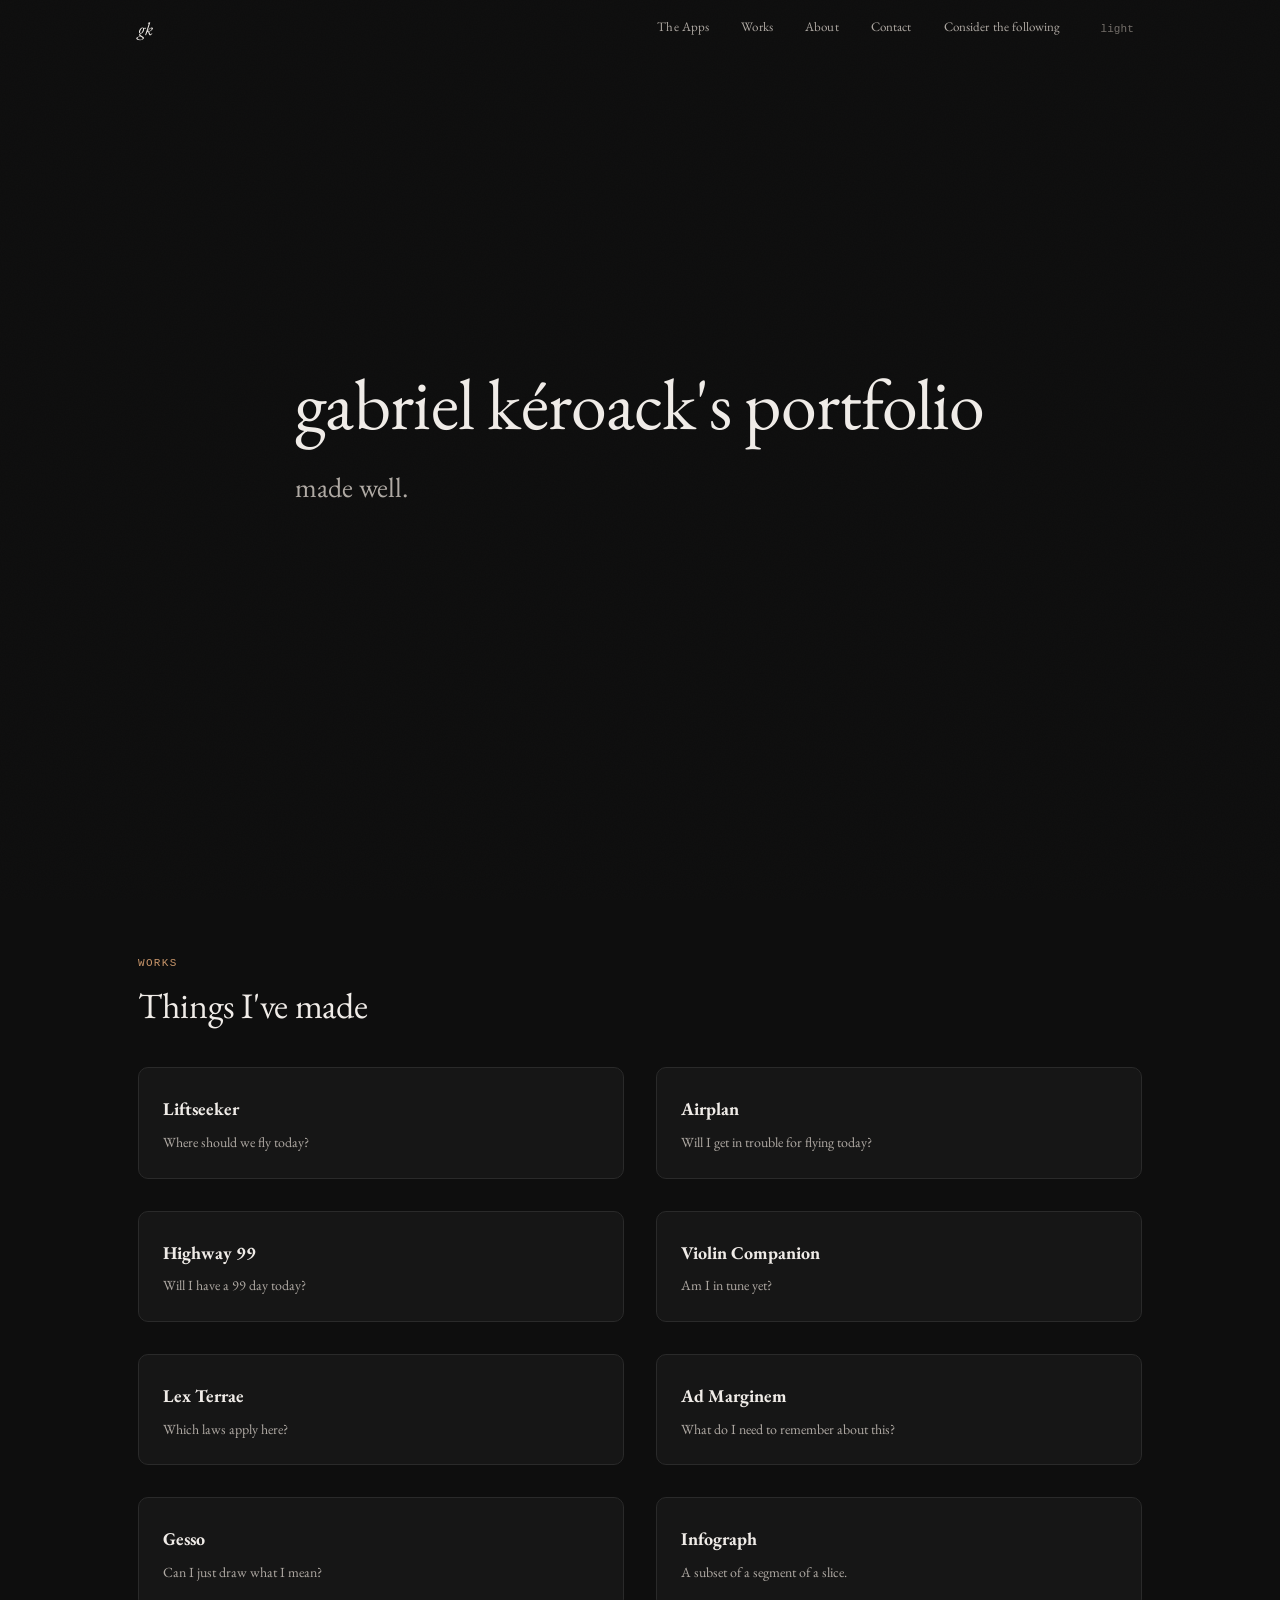
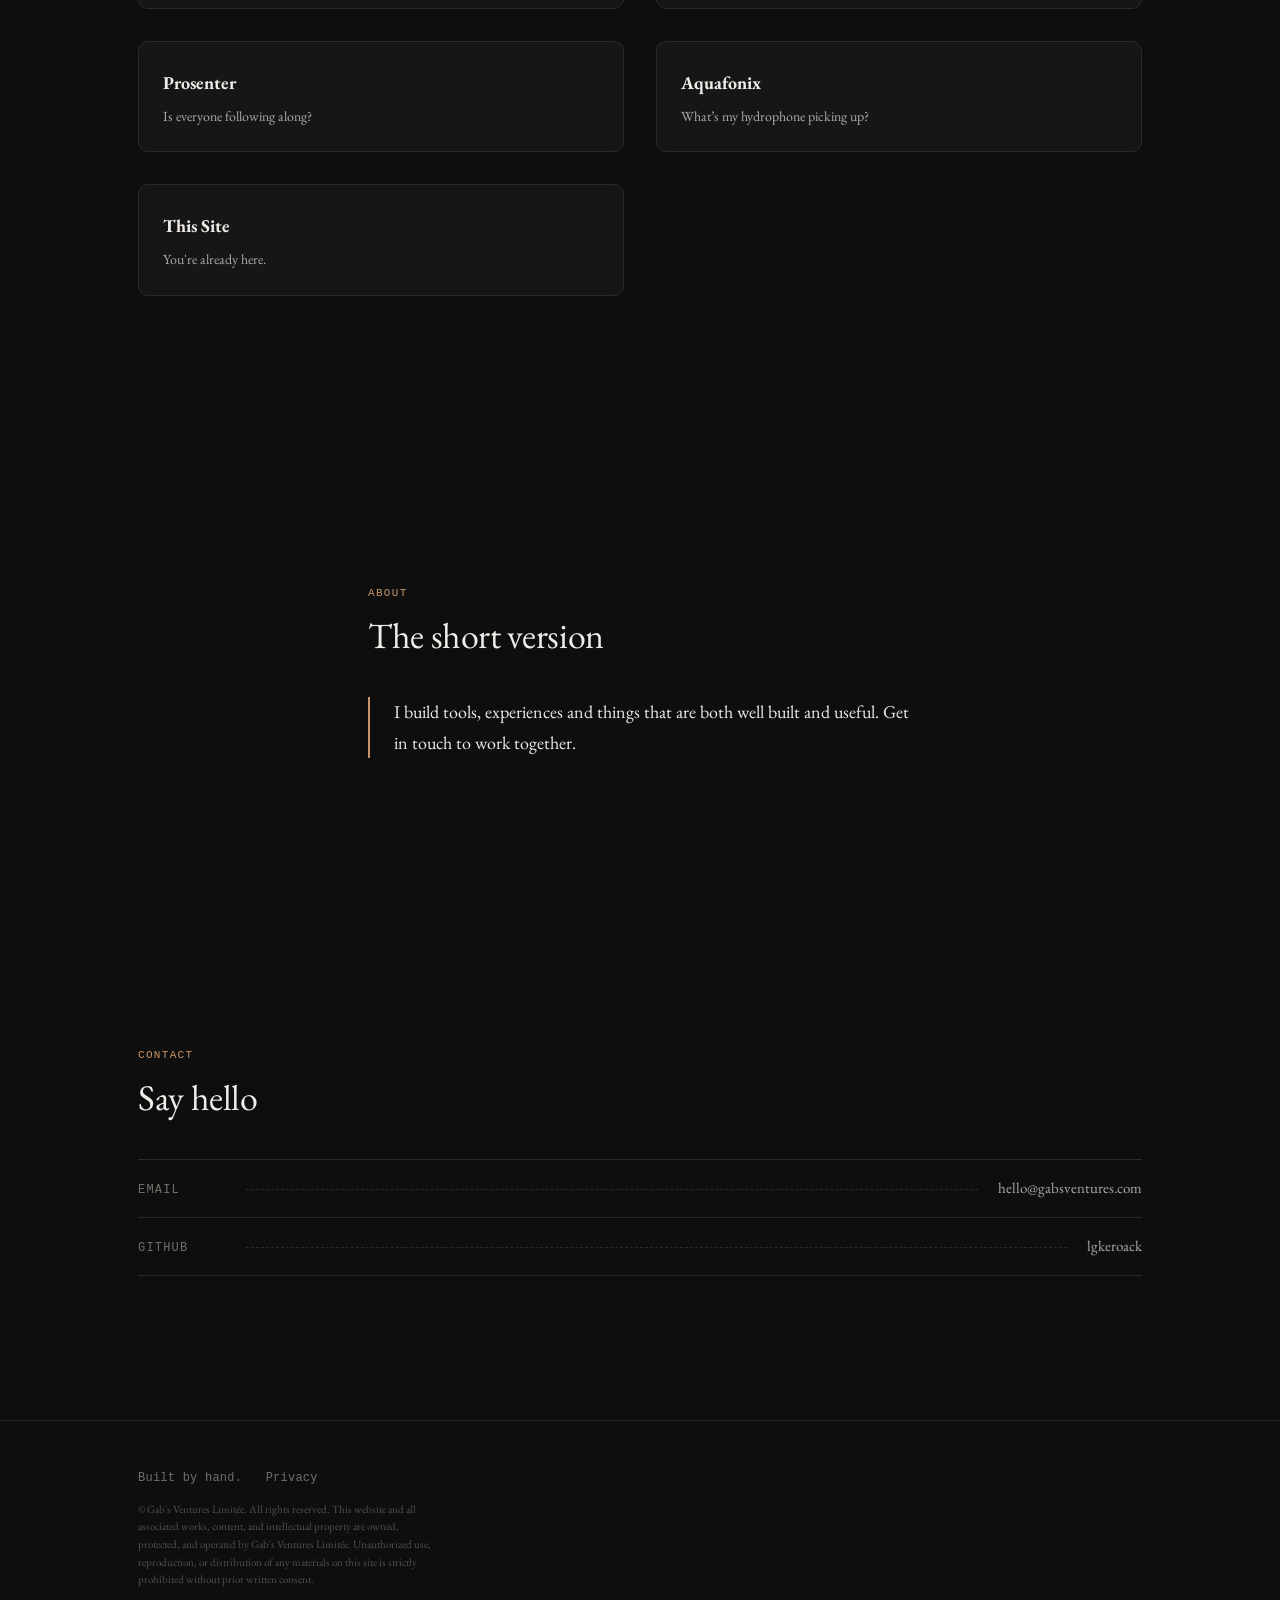
<file: index.html>
<!DOCTYPE html>
<html lang="en">
<head>
  <meta charset="UTF-8">
  <meta name="viewport" content="width=device-width, initial-scale=1.0">
  <title>gabriel k&eacute;roack — made well</title>
  <meta name="description" content="The portfolio of gabriel k&eacute;roack. Made well.">
  <meta name="theme-color" content="#0e0e0e">
  <meta name="facebook-domain-verification" content="yqigsu1fsau4rtc1x18fzv7bw6srjh" />
  <link rel="icon" href="data:image/svg+xml,<svg xmlns=%22http://www.w3.org/2000/svg%22 viewBox=%220 0 100 100%22><text y=%22.9em%22 font-size=%2290%22>%E2%97%86</text></svg>">
  <link rel="preconnect" href="https://fonts.googleapis.com">
  <link rel="preconnect" href="https://fonts.gstatic.com" crossorigin>
  <link rel="stylesheet" href="https://fonts.googleapis.com/css2?family=EB+Garamond:ital,wght@0,400..800;1,400..800&display=swap">
  <link rel="stylesheet" href="style.css">
</head>
<body>

  <a href="#main" class="skip-link">Skip to content</a>


  <nav class="nav" role="navigation" aria-label="Main">
    <div class="nav-inner">
      <a href="/" class="logo" aria-label="Home">gk</a>
      <div class="nav-links">
        <a href="https://apps.gabs.ventures">The Apps</a>
        <a href="#works">Works</a>
        <a href="#about">About</a>
        <a href="#contact">Contact</a>
        <a href="https://dos.zone/microsoft-3d-pinball-space-cadet/" target="_blank" rel="noopener" class="consider-link">Consider the following</a>
        <button class="theme-toggle" id="theme-toggle" aria-label="Toggle light mode">light</button>
      </div>
    </div>
  </nav>

  <header class="hero">
    <div class="container">
      <div class="hero-content">
        <h1 class="hero-name">gabriel k&eacute;roack's portfolio</h1>
        <p class="hero-tagline">made well.</p>
      </div>
    </div>
  </header>

  <main id="main">

    <section id="works" class="section">
      <div class="container">
        <span class="section-label">Works</span>
        <h2 class="section-title reveal">Things I've made</h2>

        <div class="grid">

          <article class="card reveal">
            <div class="card-body">
              <h3><a href="/works/liftseeker/">Liftseeker</a></h3>
              <p>Where should we fly today?</p>
            </div>
          </article>

          <article class="card reveal">
            <div class="card-body">
              <h3><a href="/works/airplan/">Airplan</a></h3>
              <p>Will I get in trouble for flying today?</p>
            </div>
          </article>

          <article class="card reveal">
            <div class="card-body">
              <h3><a href="/works/highway99/">Highway 99</a></h3>
              <p>Will I have a 99 day today?</p>
            </div>
          </article>

          <article class="card reveal">
            <div class="card-body">
              <h3><a href="/works/violin-companion/">Violin Companion</a></h3>
              <p>Am I in tune yet?</p>
            </div>
          </article>

          <article class="card reveal">
            <div class="card-body">
              <h3><a href="/works/lexterrae/">Lex Terrae</a></h3>
              <p>Which laws apply here?</p>
            </div>
          </article>

          <article class="card reveal">
            <div class="card-body">
              <h3><a href="/works/ad-marginem/">Ad Marginem</a></h3>
              <p>What do I need to remember about this?</p>
            </div>
          </article>

          <article class="card reveal">
            <div class="card-body">
              <h3><a href="/works/gesso/">Gesso</a></h3>
              <p>Can I just draw what I mean?</p>
            </div>
          </article>

          <article class="card reveal">
            <div class="card-body">
              <h3><a href="/works/infograph/">Infograph</a></h3>
              <p>A subset of a segment of a slice.</p>
            </div>
          </article>

          <article class="card reveal">
            <div class="card-body">
              <h3><a href="/works/prosenter/">Prosenter</a></h3>
              <p>Is everyone following along?</p>
            </div>
          </article>

          <article class="card reveal">
            <div class="card-body">
              <h3><a href="/works/aquafonix/">Aquafonix</a></h3>
              <p>What&rsquo;s my hydrophone picking up?</p>
            </div>
          </article>

          <article class="card reveal">
            <div class="card-body">
              <h3><a href="/works/this-site/">This Site</a></h3>
              <p>You're already here.</p>
            </div>
          </article>

        </div>
      </div>
    </section>

    <section id="about" class="section">
      <div class="container narrow">
        <span class="section-label">About</span>
        <h2 class="section-title reveal">The short version</h2>

        <div class="about-content reveal">
          <p class="about-lead">I build tools, experiences and things that are both well built and useful. Get in touch to work together.</p>
        </div>
      </div>
    </section>

    <section id="contact" class="section">
      <div class="container">
        <span class="section-label">Contact</span>
        <h2 class="section-title reveal">Say hello</h2>

        <div class="contact-list reveal">
          <a href="mailto:hello@gabsventures.com" class="contact-row">
            <span class="contact-label">Email</span>
            <span class="contact-line" aria-hidden="true"></span>
            <span class="contact-value">hello@gabsventures.com</span>
          </a>
          <a href="https://github.com/lgkeroack" class="contact-row" target="_blank" rel="noopener">
            <span class="contact-label">GitHub</span>
            <span class="contact-line" aria-hidden="true"></span>
            <span class="contact-value">lgkeroack</span>
          </a>
        </div>
      </div>
    </section>

  </main>

  <footer class="footer">
    <div class="container">
      <p>Built by hand. <a href="/privacy.html">Privacy</a> <span id="weather-status"></span></p>
      <p class="footer-legal">&copy; Gab's Ventures Limit&eacute;e. All rights reserved. This website and all associated works, content, and intellectual property are owned, protected, and operated by Gab's Ventures Limit&eacute;e. Unauthorized use, reproduction, or distribution of any materials on this site is strictly prohibited without prior written consent.</p>
    </div>
  </footer>

  <script src="main.js?v=9"></script>
</body>
</html>
</file>
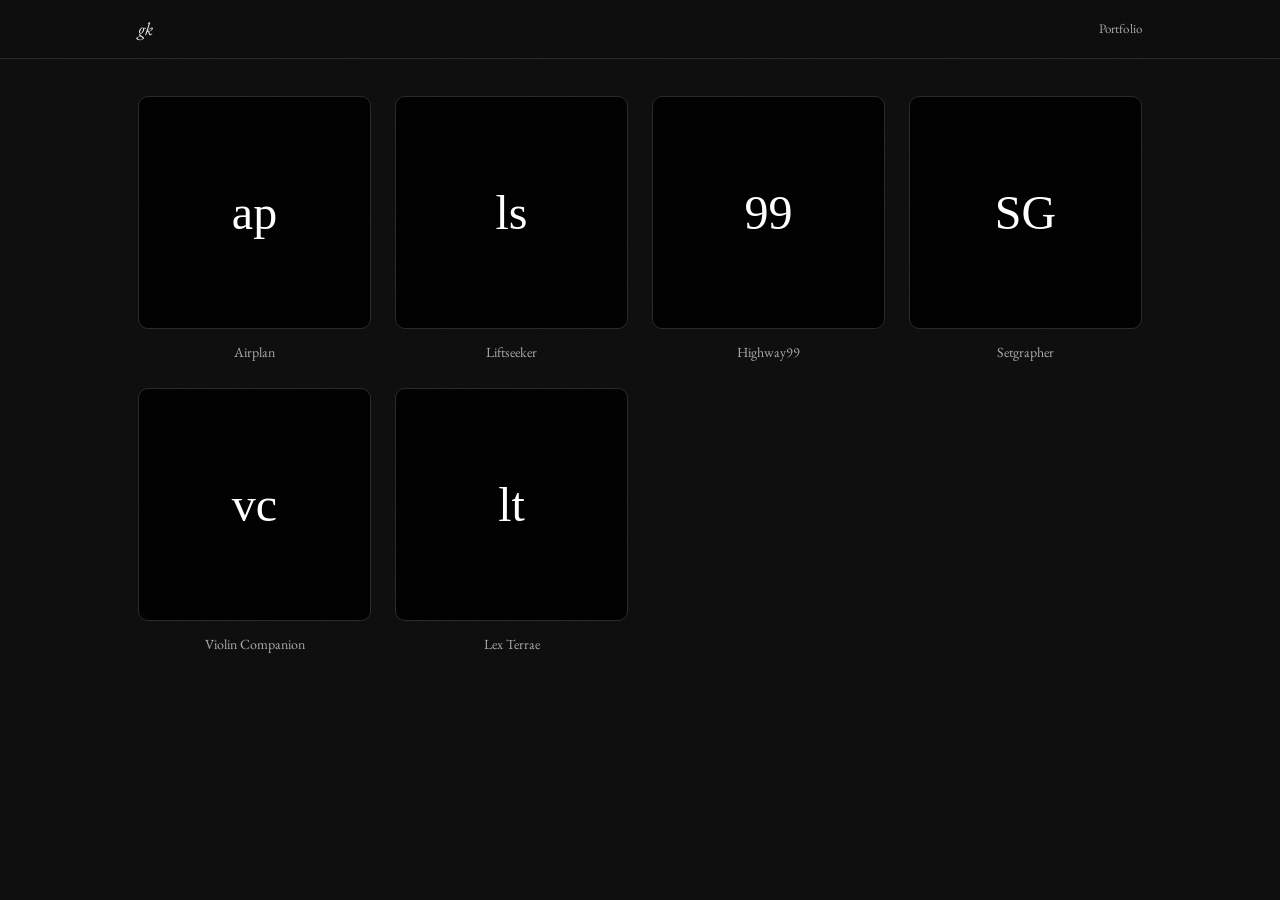
<file: apps/index.html>
<!DOCTYPE html>
<html lang="en">
<head>
  <meta charset="UTF-8">
  <meta name="viewport" content="width=device-width, initial-scale=1.0">
  <title>apps — gab's ventures</title>
  <meta name="description" content="Apps by Gab's Ventures.">
  <meta name="theme-color" content="#0e0e0e">
  <link rel="icon" href="data:image/svg+xml,<svg xmlns=%22http://www.w3.org/2000/svg%22 viewBox=%220 0 100 100%22><text y=%22.9em%22 font-size=%2290%22>%E2%97%86</text></svg>">
  <link rel="preconnect" href="https://fonts.googleapis.com">
  <link rel="preconnect" href="https://fonts.gstatic.com" crossorigin>
  <link rel="stylesheet" href="https://fonts.googleapis.com/css2?family=EB+Garamond:ital,wght@0,400..800;1,400..800&display=swap">
  <link rel="stylesheet" href="style.css">
</head>
<body>

  <nav class="nav" role="navigation" aria-label="Main">
    <div class="nav-inner">
      <a href="https://gabs.ventures" class="logo" aria-label="Home">gk</a>
      <div class="nav-links">
        <a href="https://gabs.ventures">Portfolio</a>
      </div>
    </div>
  </nav>

  <main id="main">
    <section class="section">
      <div class="container">
        <div class="apps-grid">
          <a href="https://airplan.ca" target="_blank" rel="noopener" class="app-slot">
            <div class="app-icon"><span class="app-logo">ap</span></div>
            <p class="app-title">Airplan</p>
          </a>
          <a href="https://liftseeker.airplan.ca" target="_blank" rel="noopener" class="app-slot">
            <div class="app-icon"><span class="app-logo">ls</span></div>
            <p class="app-title">Liftseeker</p>
          </a>
          <a href="https://highway99.info" target="_blank" rel="noopener" class="app-slot">
            <div class="app-icon"><span class="app-logo">99</span></div>
            <p class="app-title">Highway99</p>
          </a>
          <a href="https://setgrapher.vercel.app" target="_blank" rel="noopener" class="app-slot">
            <div class="app-icon"><span class="app-logo">SG</span></div>
            <p class="app-title">Setgrapher</p>
          </a>
          <a href="https://lgkeroack.github.io/violin/" target="_blank" rel="noopener" class="app-slot">
            <div class="app-icon"><span class="app-logo">vc</span></div>
            <p class="app-title">Violin Companion</p>
          </a>
          <a href="https://lexterrae.lgkeroack.workers.dev" target="_blank" rel="noopener" class="app-slot">
            <div class="app-icon"><span class="app-logo">lt</span></div>
            <p class="app-title">Lex Terrae</p>
          </a>

        </div>
      </div>
    </section>
  </main>

</body>
</html>
</file>
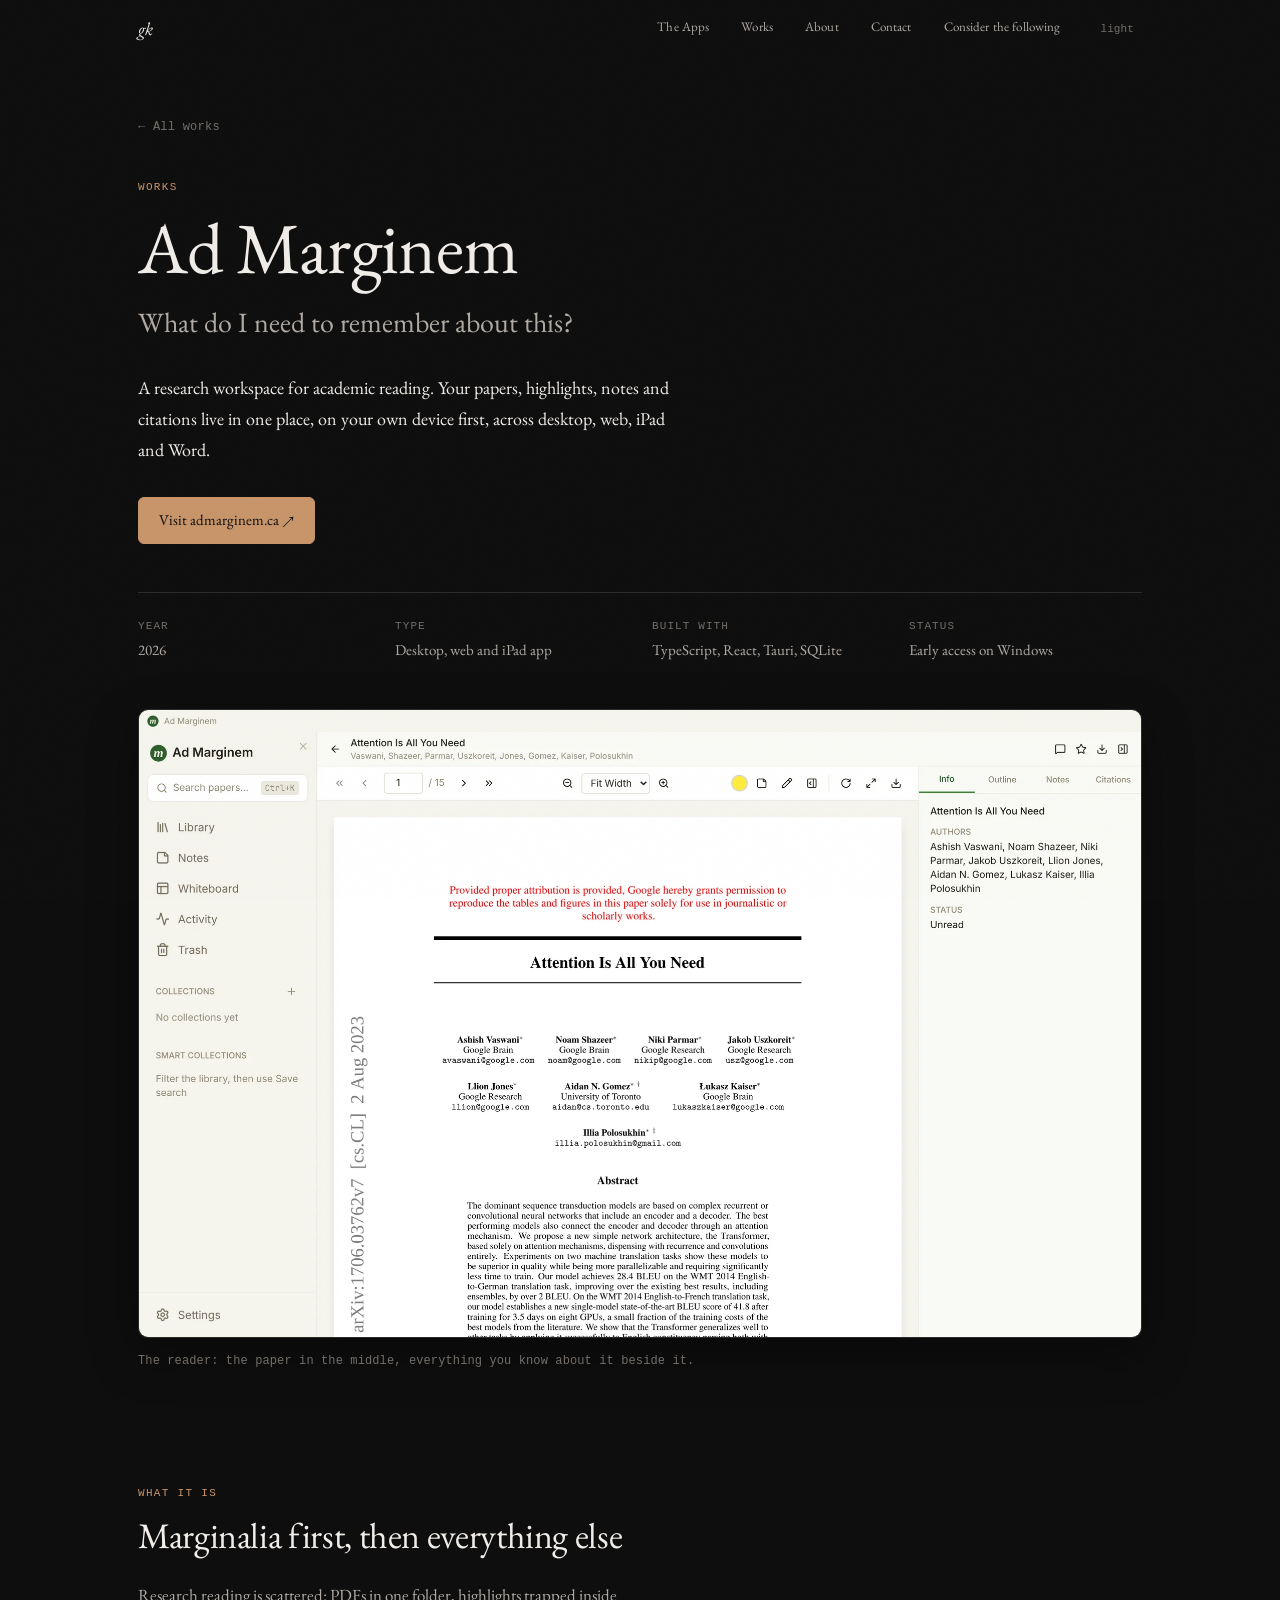
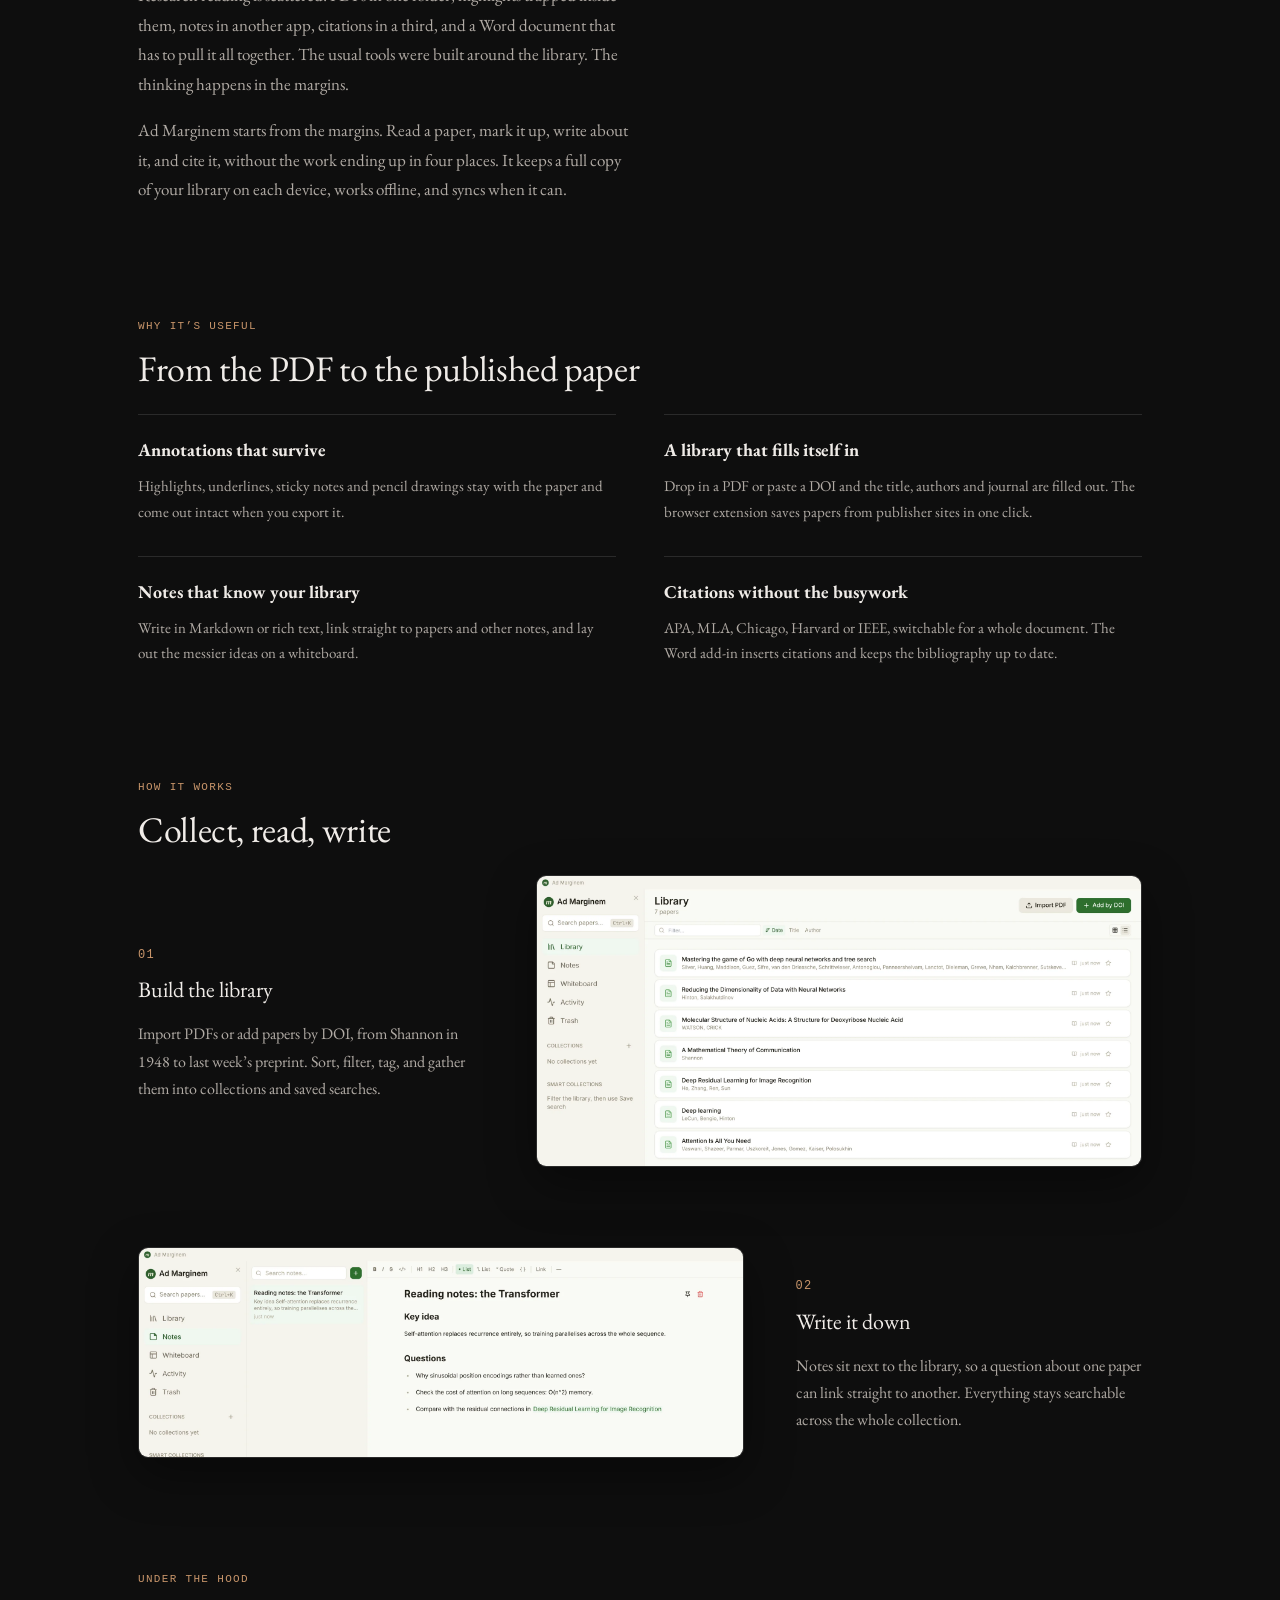
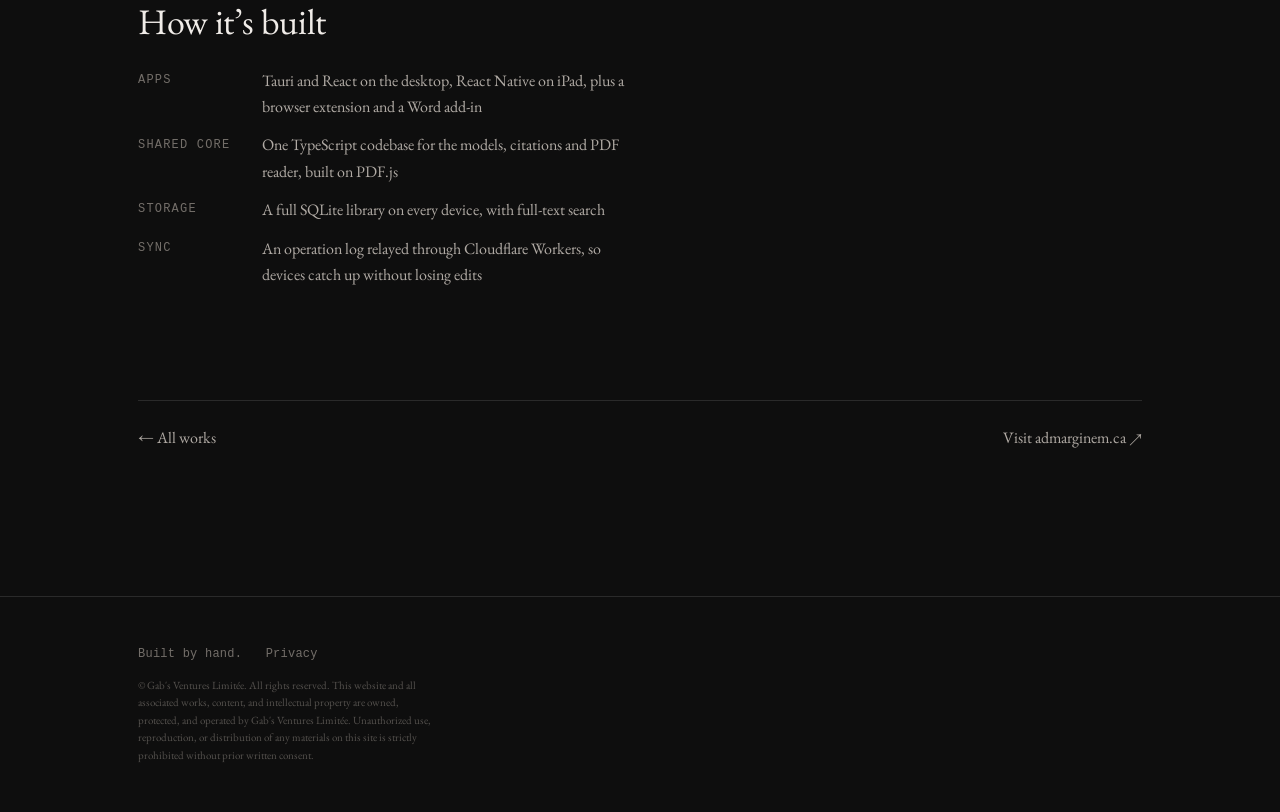
<file: works/ad-marginem/index.html>
<!DOCTYPE html>
<html lang="en">
<head>
  <meta charset="UTF-8">
  <meta name="viewport" content="width=device-width, initial-scale=1.0">
  <title>Ad Marginem — gabriel k&eacute;roack</title>
  <meta name="description" content="Ad Marginem: a local-first research workspace for academic papers, with a PDF reader, notes, whiteboards and citations in one place.">
  <meta name="theme-color" content="#0e0e0e">
  <link rel="icon" href="data:image/svg+xml,<svg xmlns=%22http://www.w3.org/2000/svg%22 viewBox=%220 0 100 100%22><text y=%22.9em%22 font-size=%2290%22>%E2%97%86</text></svg>">
  <link rel="preconnect" href="https://fonts.googleapis.com">
  <link rel="preconnect" href="https://fonts.gstatic.com" crossorigin>
  <link rel="stylesheet" href="https://fonts.googleapis.com/css2?family=EB+Garamond:ital,wght@0,400..800;1,400..800&display=swap">
  <link rel="stylesheet" href="/style.css">
  <link rel="stylesheet" href="/work.css">
</head>
<body>

  <a href="#main" class="skip-link">Skip to content</a>


  <nav class="nav" role="navigation" aria-label="Main">
    <div class="nav-inner">
      <a href="/" class="logo" aria-label="Home">gk</a>
      <div class="nav-links">
        <a href="https://apps.gabs.ventures">The Apps</a>
        <a href="/#works">Works</a>
        <a href="/#about">About</a>
        <a href="/#contact">Contact</a>
        <a href="https://dos.zone/microsoft-3d-pinball-space-cadet/" target="_blank" rel="noopener" class="consider-link">Consider the following</a>
        <button class="theme-toggle" id="theme-toggle" aria-label="Toggle light mode">light</button>
      </div>
    </div>
  </nav>

  <main id="main" class="work">
    <div class="container">

      <a href="/#works" class="work-back">&larr; All works</a>

      <header>
        <span class="section-label">Works</span>
        <h1 class="work-title">Ad Marginem</h1>
        <p class="work-tagline">What do I need to remember about this?</p>
        <p class="work-intro">A research workspace for academic reading. Your papers, highlights, notes and citations live in one place, on your own device first, across desktop, web, iPad and Word.</p>

        <div class="work-actions">
          <a href="https://admarginem.ca" class="work-button primary" target="_blank" rel="noopener">Visit admarginem.ca &nearr;</a>
        </div>

        <dl class="work-facts">
          <div>
            <dt>Year</dt>
            <dd>2026</dd>
          </div>
          <div>
            <dt>Type</dt>
            <dd>Desktop, web and iPad app</dd>
          </div>
          <div>
            <dt>Built with</dt>
            <dd>TypeScript, React, Tauri, SQLite</dd>
          </div>
          <div>
            <dt>Status</dt>
            <dd>Early access on Windows</dd>
          </div>
        </dl>
      </header>

      <figure class="shot reveal">
        <img src="/images/works/ad-marginem/reader.webp" width="2000" height="1250" alt="Ad Marginem's reader showing the first page of Attention Is All You Need, with page and zoom controls above it, the library navigation on the left and the paper's title, authors and reading status on the right.">
        <figcaption>The reader: the paper in the middle, everything you know about it beside it.</figcaption>
      </figure>

      <section class="work-section work-prose" aria-labelledby="what-heading">
        <span class="section-label">What it is</span>
        <h2 id="what-heading" class="section-title reveal">Marginalia first, then everything else</h2>
        <p>Research reading is scattered: PDFs in one folder, highlights trapped inside them, notes in another app, citations in a third, and a Word document that has to pull it all together. The usual tools were built around the library. The thinking happens in the margins.</p>
        <p>Ad Marginem starts from the margins. Read a paper, mark it up, write about it, and cite it, without the work ending up in four places. It keeps a full copy of your library on each device, works offline, and syncs when it can.</p>
      </section>

      <section class="work-section" aria-labelledby="why-heading">
        <span class="section-label">Why it&rsquo;s useful</span>
        <h2 id="why-heading" class="section-title reveal">From the PDF to the published paper</h2>
        <ul class="work-points">
          <li class="reveal">
            <h3>Annotations that survive</h3>
            <p>Highlights, underlines, sticky notes and pencil drawings stay with the paper and come out intact when you export it.</p>
          </li>
          <li class="reveal">
            <h3>A library that fills itself in</h3>
            <p>Drop in a PDF or paste a DOI and the title, authors and journal are filled out. The browser extension saves papers from publisher sites in one click.</p>
          </li>
          <li class="reveal">
            <h3>Notes that know your library</h3>
            <p>Write in Markdown or rich text, link straight to papers and other notes, and lay out the messier ideas on a whiteboard.</p>
          </li>
          <li class="reveal">
            <h3>Citations without the busywork</h3>
            <p>APA, MLA, Chicago, Harvard or IEEE, switchable for a whole document. The Word add-in inserts citations and keeps the bibliography up to date.</p>
          </li>
        </ul>
      </section>

      <section class="work-section" aria-labelledby="how-heading">
        <span class="section-label">How it works</span>
        <h2 id="how-heading" class="section-title reveal">Collect, read, write</h2>
        <ol class="work-steps">
          <li class="work-step">
            <div class="work-step-text">
              <span class="work-step-number">01</span>
              <h3>Build the library</h3>
              <p>Import PDFs or add papers by DOI, from Shannon in 1948 to last week&rsquo;s preprint. Sort, filter, tag, and gather them into collections and saved searches.</p>
            </div>
            <figure class="shot reveal">
              <img src="/images/works/ad-marginem/library.webp" width="2000" height="958" loading="lazy" alt="The library in list view with seven papers, including Mastering the game of Go, A Mathematical Theory of Communication, Deep Residual Learning and Attention Is All You Need, each with its authors.">
            </figure>
          </li>
          <li class="work-step">
            <div class="work-step-text">
              <span class="work-step-number">02</span>
              <h3>Write it down</h3>
              <p>Notes sit next to the library, so a question about one paper can link straight to another. Everything stays searchable across the whole collection.</p>
            </div>
            <figure class="shot reveal">
              <img src="/images/works/ad-marginem/note.webp" width="2000" height="694" loading="lazy" alt="A note titled Reading notes: the Transformer, with a key idea, a list of questions, and a link to the paper Deep Residual Learning for Image Recognition.">
            </figure>
          </li>
        </ol>
      </section>

      <section class="work-section" aria-labelledby="stack-heading">
        <span class="section-label">Under the hood</span>
        <h2 id="stack-heading" class="section-title reveal">How it&rsquo;s built</h2>
        <dl class="work-stack reveal">
          <dt>Apps</dt>
          <dd>Tauri and React on the desktop, React Native on iPad, plus a browser extension and a Word add-in</dd>
          <dt>Shared core</dt>
          <dd>One TypeScript codebase for the models, citations and PDF reader, built on PDF.js</dd>
          <dt>Storage</dt>
          <dd>A full SQLite library on every device, with full-text search</dd>
          <dt>Sync</dt>
          <dd>An operation log relayed through Cloudflare Workers, so devices catch up without losing edits</dd>
        </dl>
      </section>

      <div class="work-end">
        <a href="/#works">&larr; All works</a>
        <a href="https://admarginem.ca" target="_blank" rel="noopener">Visit admarginem.ca &nearr;</a>
      </div>

    </div>
  </main>

  <footer class="footer">
    <div class="container">
      <p>Built by hand. <a href="/privacy.html">Privacy</a> <span id="weather-status"></span></p>
      <p class="footer-legal">&copy; Gab's Ventures Limit&eacute;e. All rights reserved. This website and all associated works, content, and intellectual property are owned, protected, and operated by Gab's Ventures Limit&eacute;e. Unauthorized use, reproduction, or distribution of any materials on this site is strictly prohibited without prior written consent.</p>
    </div>
  </footer>

  <script src="/main.js?v=9"></script>
</body>
</html>
</file>
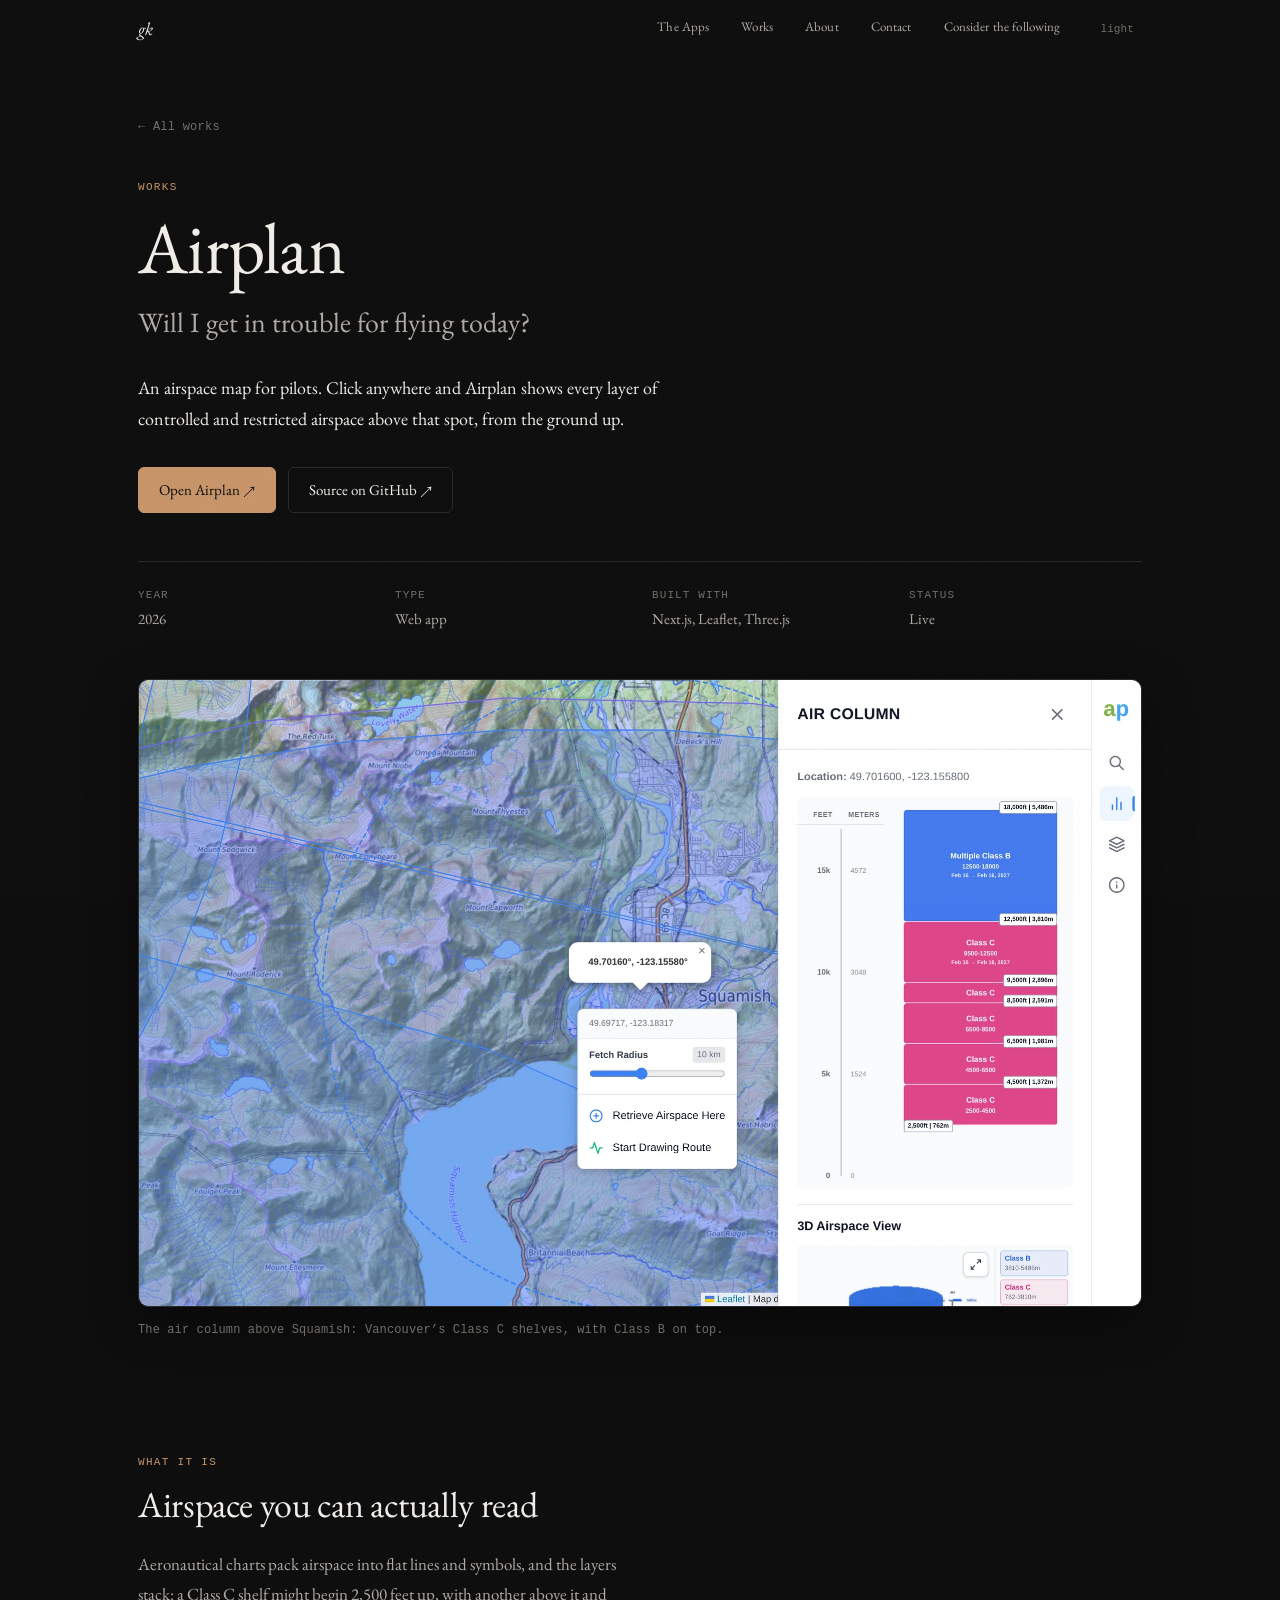
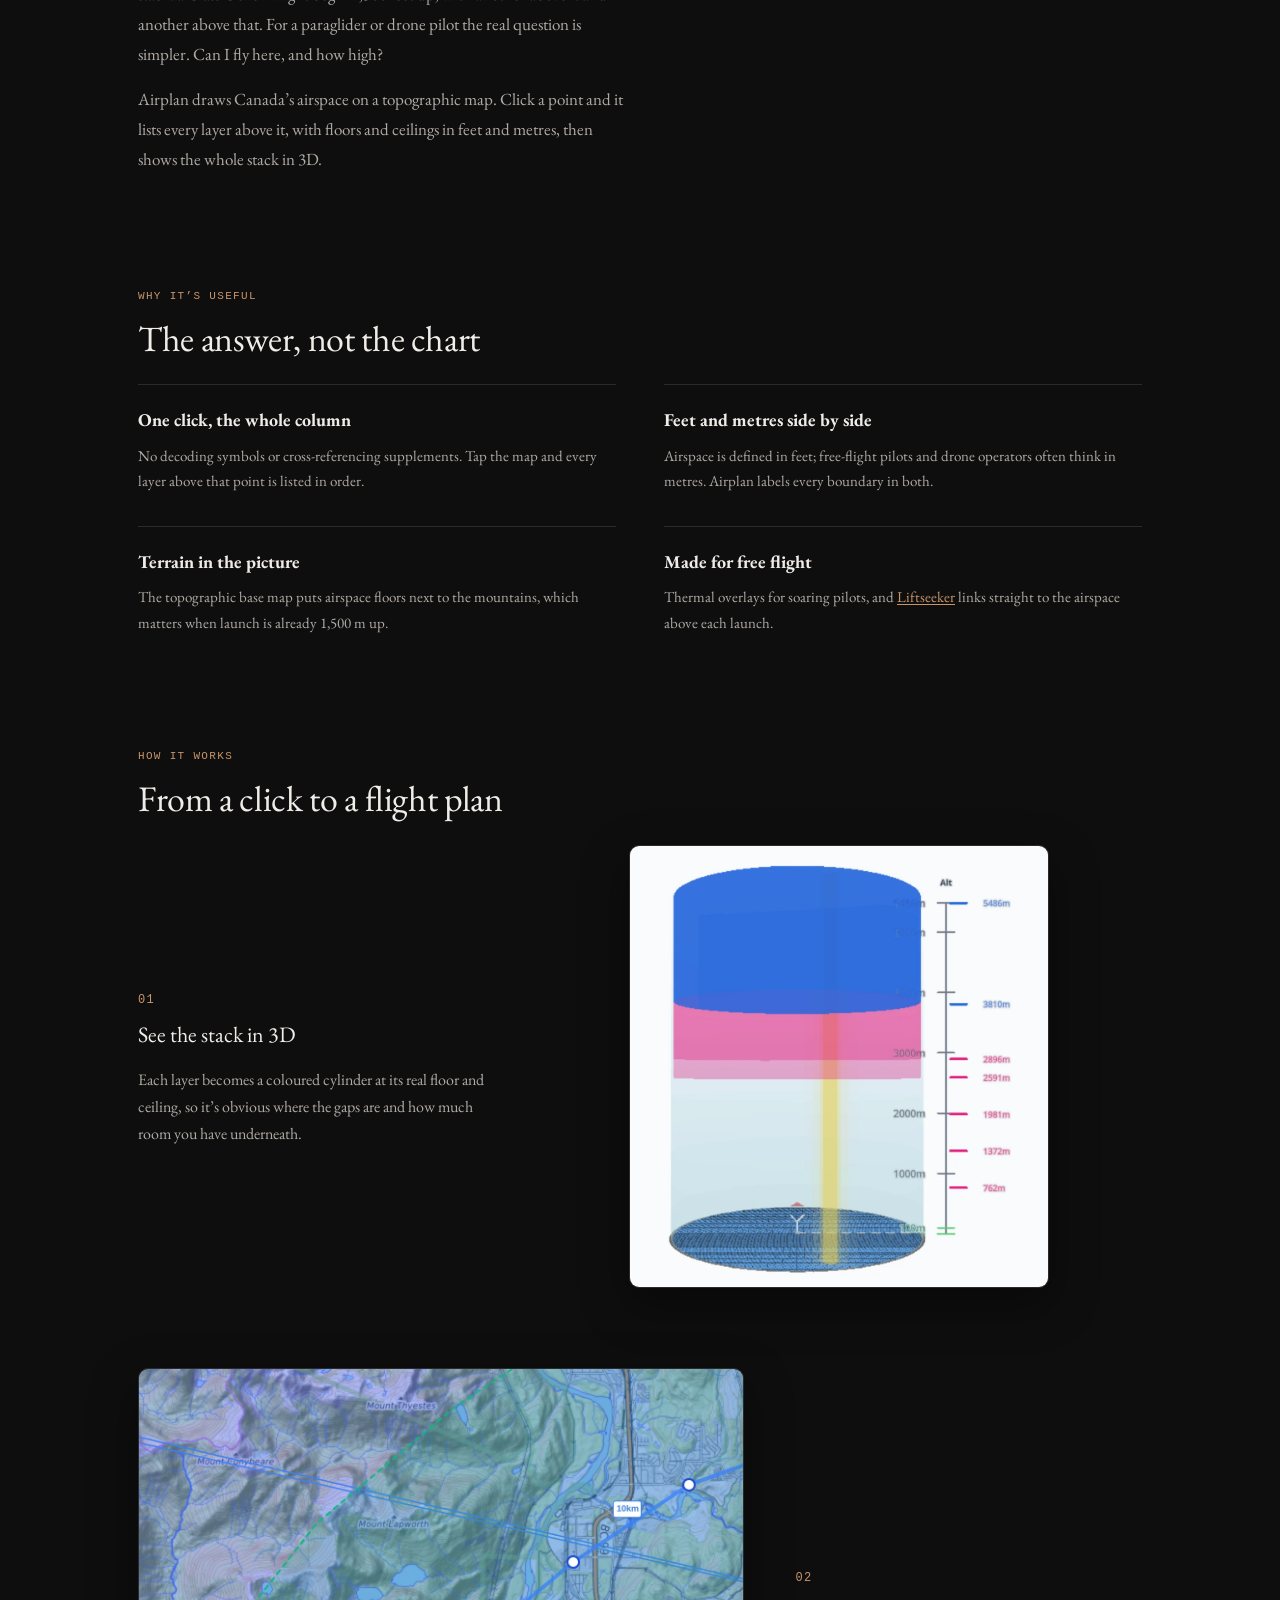
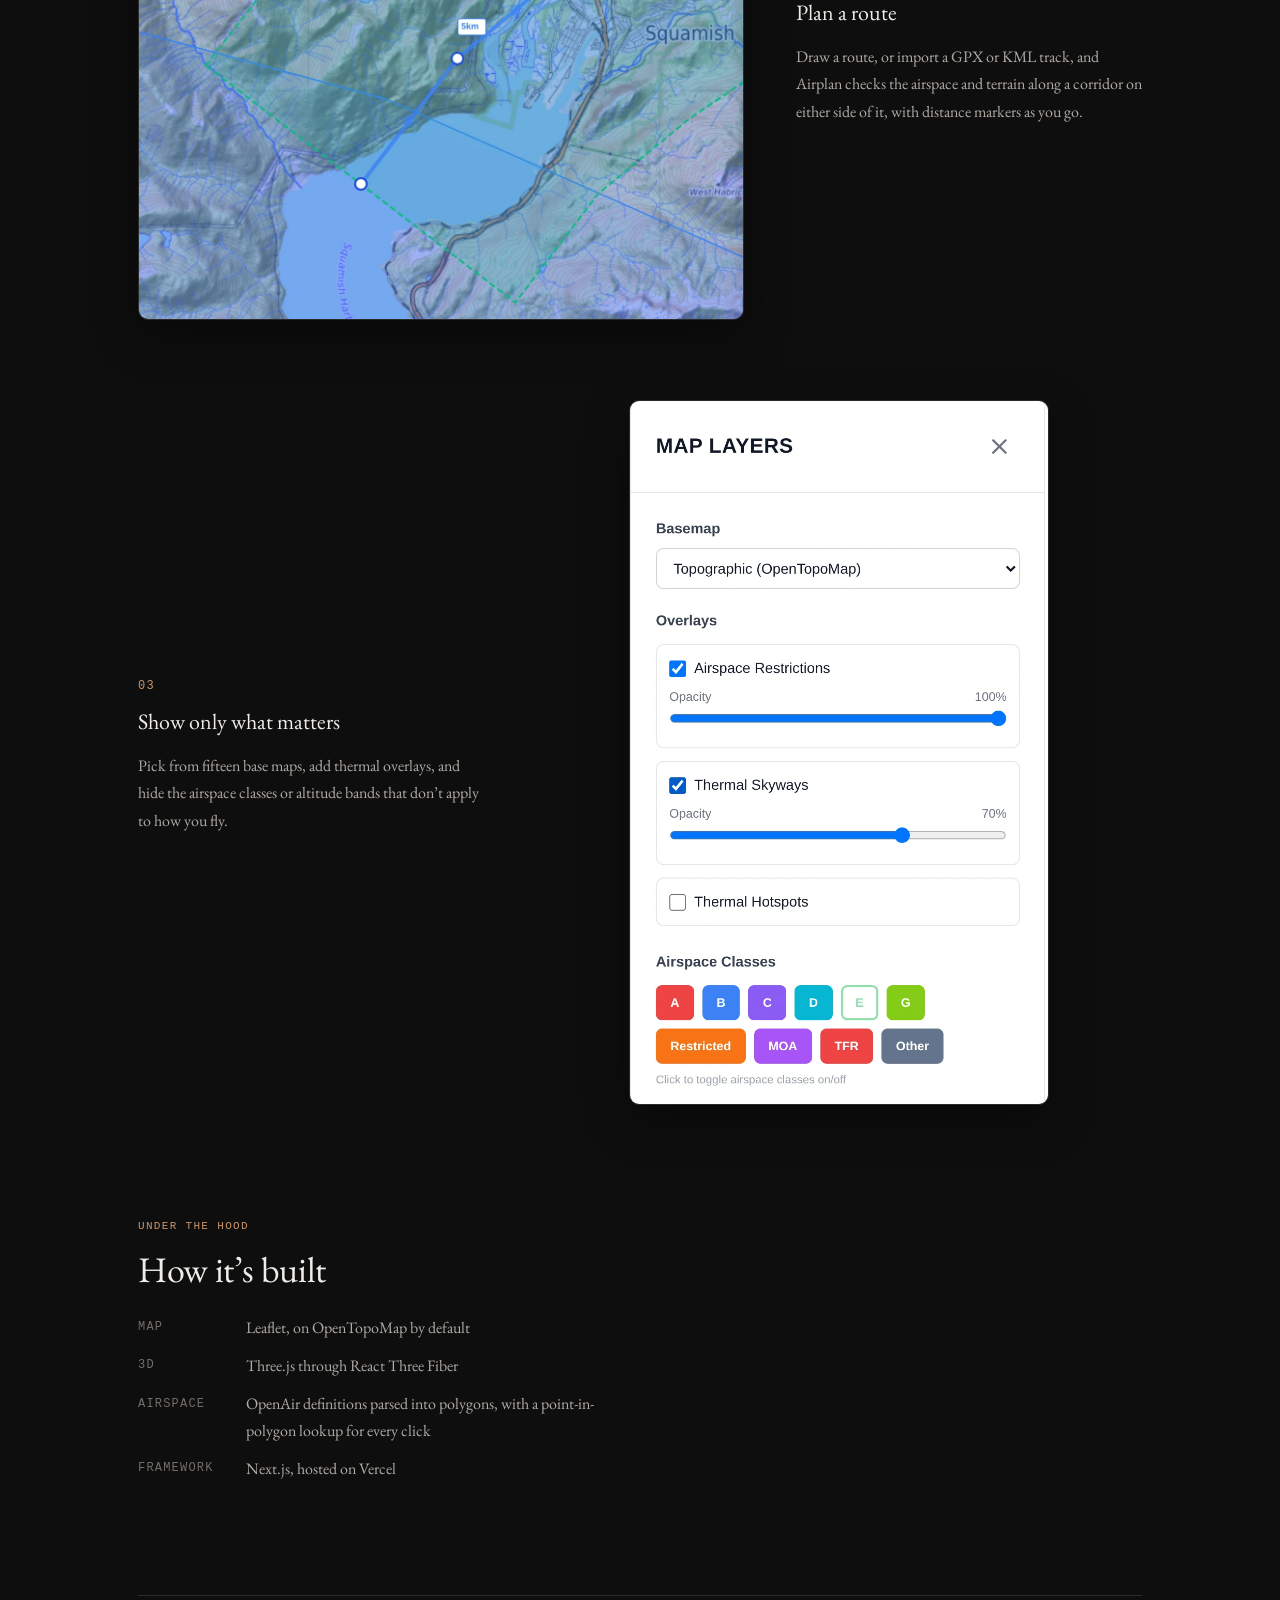
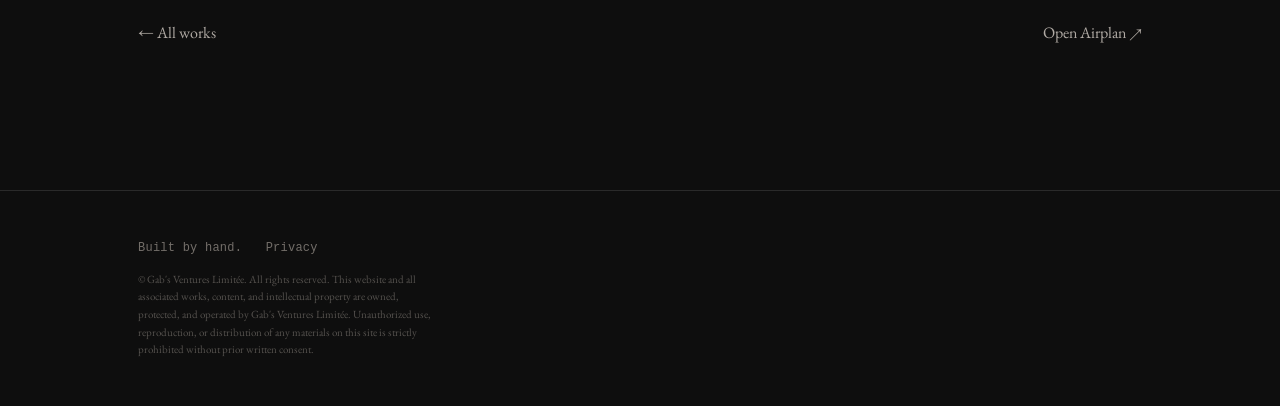
<file: works/airplan/index.html>
<!DOCTYPE html>
<html lang="en">
<head>
  <meta charset="UTF-8">
  <meta name="viewport" content="width=device-width, initial-scale=1.0">
  <title>Airplan — gabriel k&eacute;roack</title>
  <meta name="description" content="Airplan: an airspace map for pilots. Click anywhere in Canada and see every layer of controlled and restricted airspace above it.">
  <meta name="theme-color" content="#0e0e0e">
  <link rel="icon" href="data:image/svg+xml,<svg xmlns=%22http://www.w3.org/2000/svg%22 viewBox=%220 0 100 100%22><text y=%22.9em%22 font-size=%2290%22>%E2%97%86</text></svg>">
  <link rel="preconnect" href="https://fonts.googleapis.com">
  <link rel="preconnect" href="https://fonts.gstatic.com" crossorigin>
  <link rel="stylesheet" href="https://fonts.googleapis.com/css2?family=EB+Garamond:ital,wght@0,400..800;1,400..800&display=swap">
  <link rel="stylesheet" href="/style.css">
  <link rel="stylesheet" href="/work.css">
</head>
<body>

  <a href="#main" class="skip-link">Skip to content</a>


  <nav class="nav" role="navigation" aria-label="Main">
    <div class="nav-inner">
      <a href="/" class="logo" aria-label="Home">gk</a>
      <div class="nav-links">
        <a href="https://apps.gabs.ventures">The Apps</a>
        <a href="/#works">Works</a>
        <a href="/#about">About</a>
        <a href="/#contact">Contact</a>
        <a href="https://dos.zone/microsoft-3d-pinball-space-cadet/" target="_blank" rel="noopener" class="consider-link">Consider the following</a>
        <button class="theme-toggle" id="theme-toggle" aria-label="Toggle light mode">light</button>
      </div>
    </div>
  </nav>

  <main id="main" class="work">
    <div class="container">

      <a href="/#works" class="work-back">&larr; All works</a>

      <header>
        <span class="section-label">Works</span>
        <h1 class="work-title">Airplan</h1>
        <p class="work-tagline">Will I get in trouble for flying today?</p>
        <p class="work-intro">An airspace map for pilots. Click anywhere and Airplan shows every layer of controlled and restricted airspace above that spot, from the ground up.</p>

        <div class="work-actions">
          <a href="https://airplan.ca" class="work-button primary" target="_blank" rel="noopener">Open Airplan &nearr;</a>
          <a href="https://github.com/lgkeroack/Airplan2" class="work-button" target="_blank" rel="noopener">Source on GitHub &nearr;</a>
        </div>

        <dl class="work-facts">
          <div>
            <dt>Year</dt>
            <dd>2026</dd>
          </div>
          <div>
            <dt>Type</dt>
            <dd>Web app</dd>
          </div>
          <div>
            <dt>Built with</dt>
            <dd>Next.js, Leaflet, Three.js</dd>
          </div>
          <div>
            <dt>Status</dt>
            <dd>Live</dd>
          </div>
        </dl>
      </header>

      <figure class="shot reveal">
        <img src="/images/works/airplan/air-column.webp" width="2000" height="1250" alt="Airplan's topographic map of Squamish with airspace boundaries drawn over it, and a side panel stacking the Class C and Class B layers above the chosen point with their floors and ceilings in feet and metres.">
        <figcaption>The air column above Squamish: Vancouver&rsquo;s Class C shelves, with Class B on top.</figcaption>
      </figure>

      <section class="work-section work-prose" aria-labelledby="what-heading">
        <span class="section-label">What it is</span>
        <h2 id="what-heading" class="section-title reveal">Airspace you can actually read</h2>
        <p>Aeronautical charts pack airspace into flat lines and symbols, and the layers stack: a Class C shelf might begin 2,500 feet up, with another above it and another above that. For a paraglider or drone pilot the real question is simpler. Can I fly here, and how high?</p>
        <p>Airplan draws Canada&rsquo;s airspace on a topographic map. Click a point and it lists every layer above it, with floors and ceilings in feet and metres, then shows the whole stack in 3D.</p>
      </section>

      <section class="work-section" aria-labelledby="why-heading">
        <span class="section-label">Why it&rsquo;s useful</span>
        <h2 id="why-heading" class="section-title reveal">The answer, not the chart</h2>
        <ul class="work-points">
          <li class="reveal">
            <h3>One click, the whole column</h3>
            <p>No decoding symbols or cross-referencing supplements. Tap the map and every layer above that point is listed in order.</p>
          </li>
          <li class="reveal">
            <h3>Feet and metres side by side</h3>
            <p>Airspace is defined in feet; free-flight pilots and drone operators often think in metres. Airplan labels every boundary in both.</p>
          </li>
          <li class="reveal">
            <h3>Terrain in the picture</h3>
            <p>The topographic base map puts airspace floors next to the mountains, which matters when launch is already 1,500&nbsp;m up.</p>
          </li>
          <li class="reveal">
            <h3>Made for free flight</h3>
            <p>Thermal overlays for soaring pilots, and <a href="/works/liftseeker/">Liftseeker</a> links straight to the airspace above each launch.</p>
          </li>
        </ul>
      </section>

      <section class="work-section" aria-labelledby="how-heading">
        <span class="section-label">How it works</span>
        <h2 id="how-heading" class="section-title reveal">From a click to a flight plan</h2>
        <ol class="work-steps">
          <li class="work-step">
            <div class="work-step-text">
              <span class="work-step-number">01</span>
              <h3>See the stack in 3D</h3>
              <p>Each layer becomes a coloured cylinder at its real floor and ceiling, so it&rsquo;s obvious where the gaps are and how much room you have underneath.</p>
            </div>
            <figure class="shot portrait reveal">
              <img src="/images/works/airplan/3d.webp" width="1000" height="1055" loading="lazy" alt="A 3D cylinder of stacked airspace: pink Class C layers from 762 to 3,810 metres and blue Class B above to 5,486 metres, with an altitude scale beside it.">
            </figure>
          </li>
          <li class="work-step">
            <div class="work-step-text">
              <span class="work-step-number">02</span>
              <h3>Plan a route</h3>
              <p>Draw a route, or import a GPX or KML track, and Airplan checks the airspace and terrain along a corridor on either side of it, with distance markers as you go.</p>
            </div>
            <figure class="shot reveal">
              <img src="/images/works/airplan/route.webp" width="1252" height="1140" loading="lazy" alt="A route drawn across Howe Sound towards Squamish with 5 km and 10 km markers, surrounded by a dashed green corridor over the topographic map.">
            </figure>
          </li>
          <li class="work-step">
            <div class="work-step-text">
              <span class="work-step-number">03</span>
              <h3>Show only what matters</h3>
              <p>Pick from fifteen base maps, add thermal overlays, and hide the airspace classes or altitude bands that don&rsquo;t apply to how you fly.</p>
            </div>
            <figure class="shot portrait reveal">
              <img src="/images/works/airplan/layers.webp" width="808" height="1360" loading="lazy" alt="Airplan's map layers panel with a base map menu, toggles and opacity sliders for airspace restrictions, thermal skyways and thermal hotspots, and buttons for each airspace class.">
            </figure>
          </li>
        </ol>
      </section>

      <section class="work-section" aria-labelledby="stack-heading">
        <span class="section-label">Under the hood</span>
        <h2 id="stack-heading" class="section-title reveal">How it&rsquo;s built</h2>
        <dl class="work-stack reveal">
          <dt>Map</dt>
          <dd>Leaflet, on OpenTopoMap by default</dd>
          <dt>3D</dt>
          <dd>Three.js through React Three Fiber</dd>
          <dt>Airspace</dt>
          <dd>OpenAir definitions parsed into polygons, with a point-in-polygon lookup for every click</dd>
          <dt>Framework</dt>
          <dd>Next.js, hosted on Vercel</dd>
        </dl>
      </section>

      <div class="work-end">
        <a href="/#works">&larr; All works</a>
        <a href="https://airplan.ca" target="_blank" rel="noopener">Open Airplan &nearr;</a>
      </div>

    </div>
  </main>

  <footer class="footer">
    <div class="container">
      <p>Built by hand. <a href="/privacy.html">Privacy</a> <span id="weather-status"></span></p>
      <p class="footer-legal">&copy; Gab's Ventures Limit&eacute;e. All rights reserved. This website and all associated works, content, and intellectual property are owned, protected, and operated by Gab's Ventures Limit&eacute;e. Unauthorized use, reproduction, or distribution of any materials on this site is strictly prohibited without prior written consent.</p>
    </div>
  </footer>

  <script src="/main.js?v=9"></script>
</body>
</html>
</file>
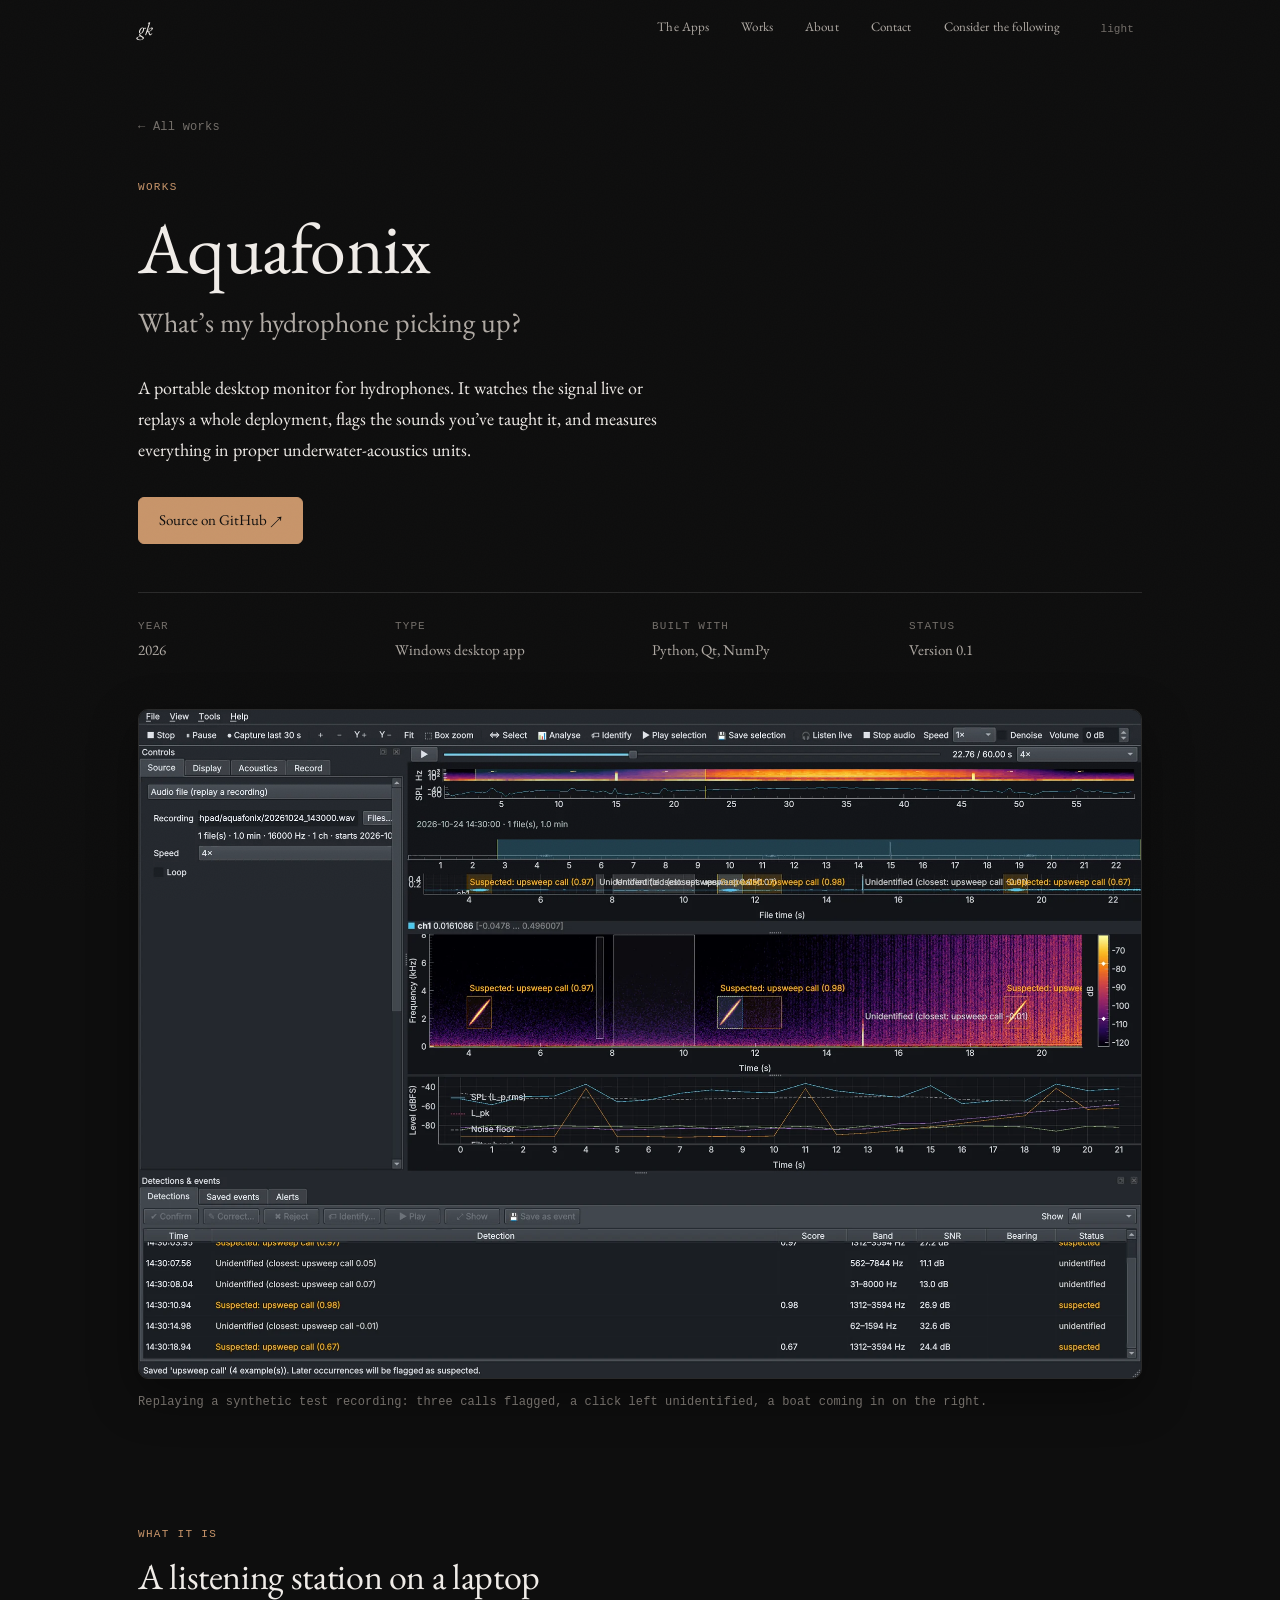
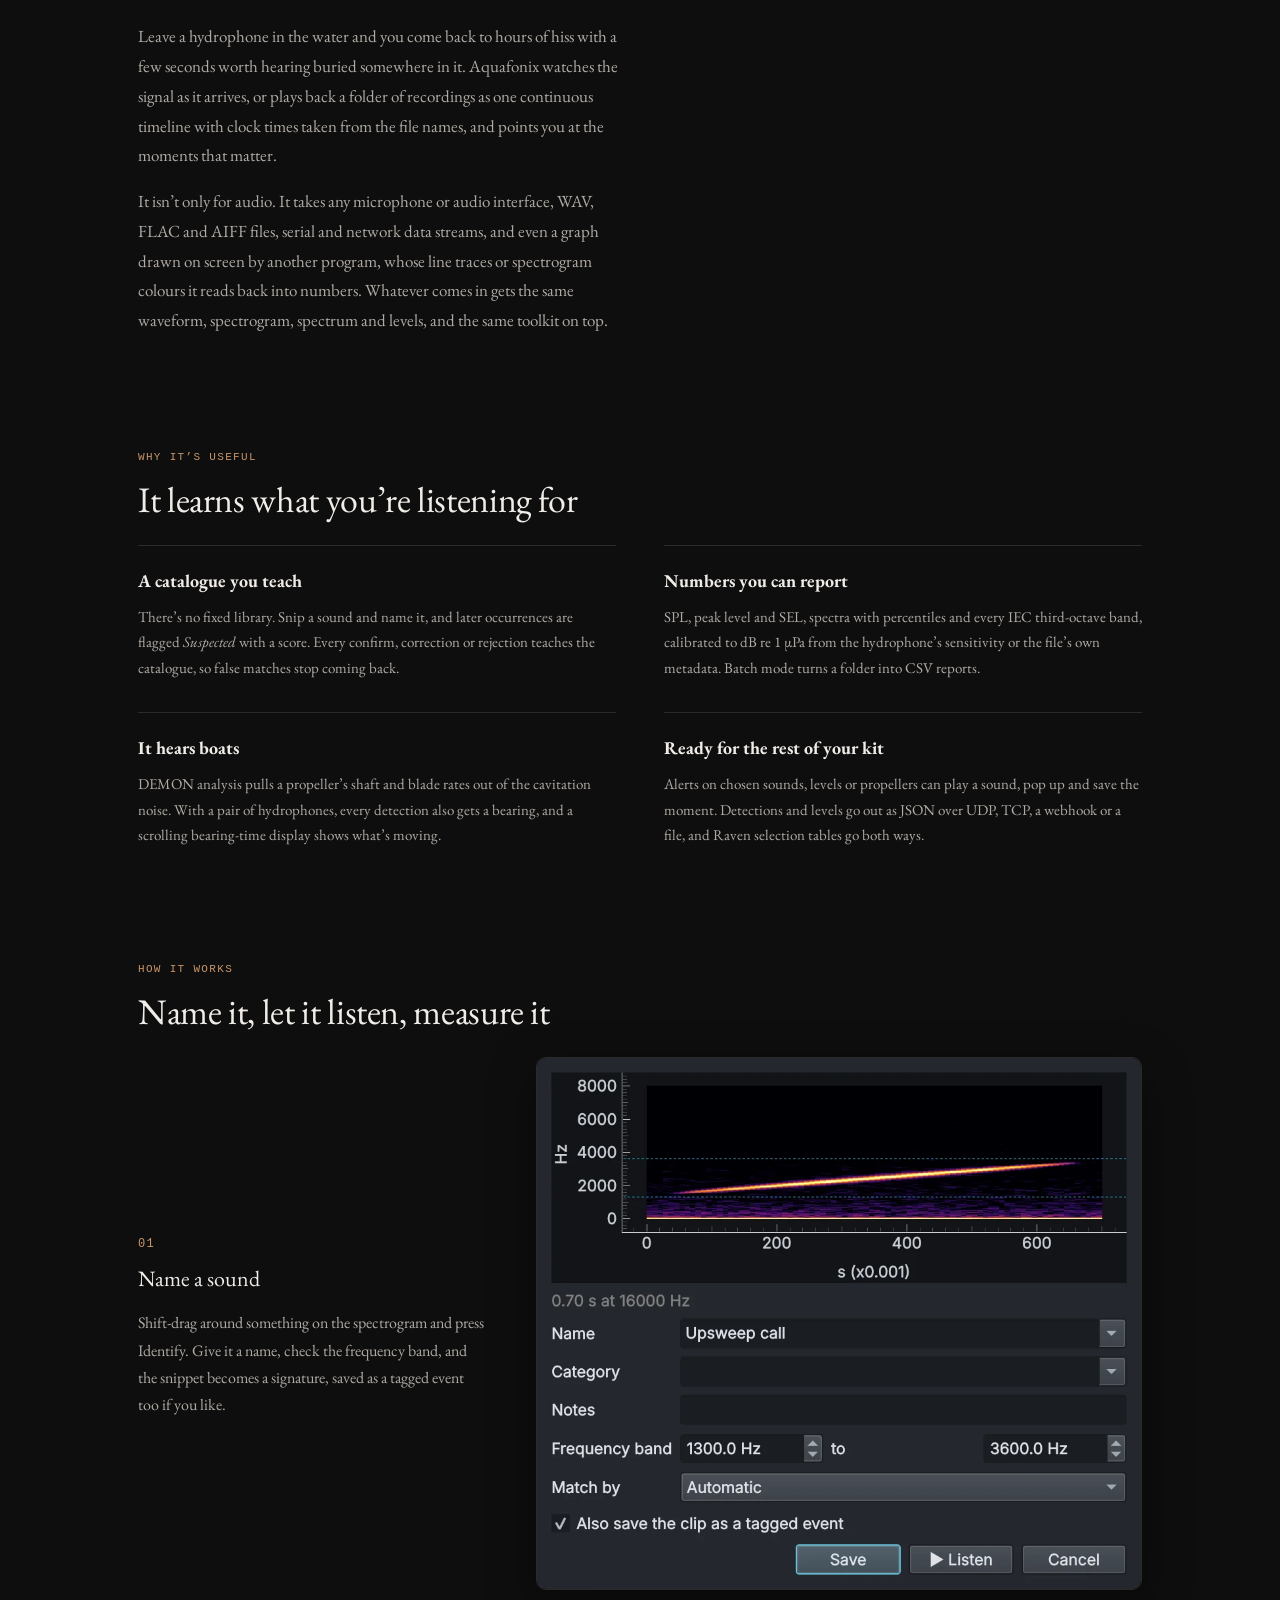
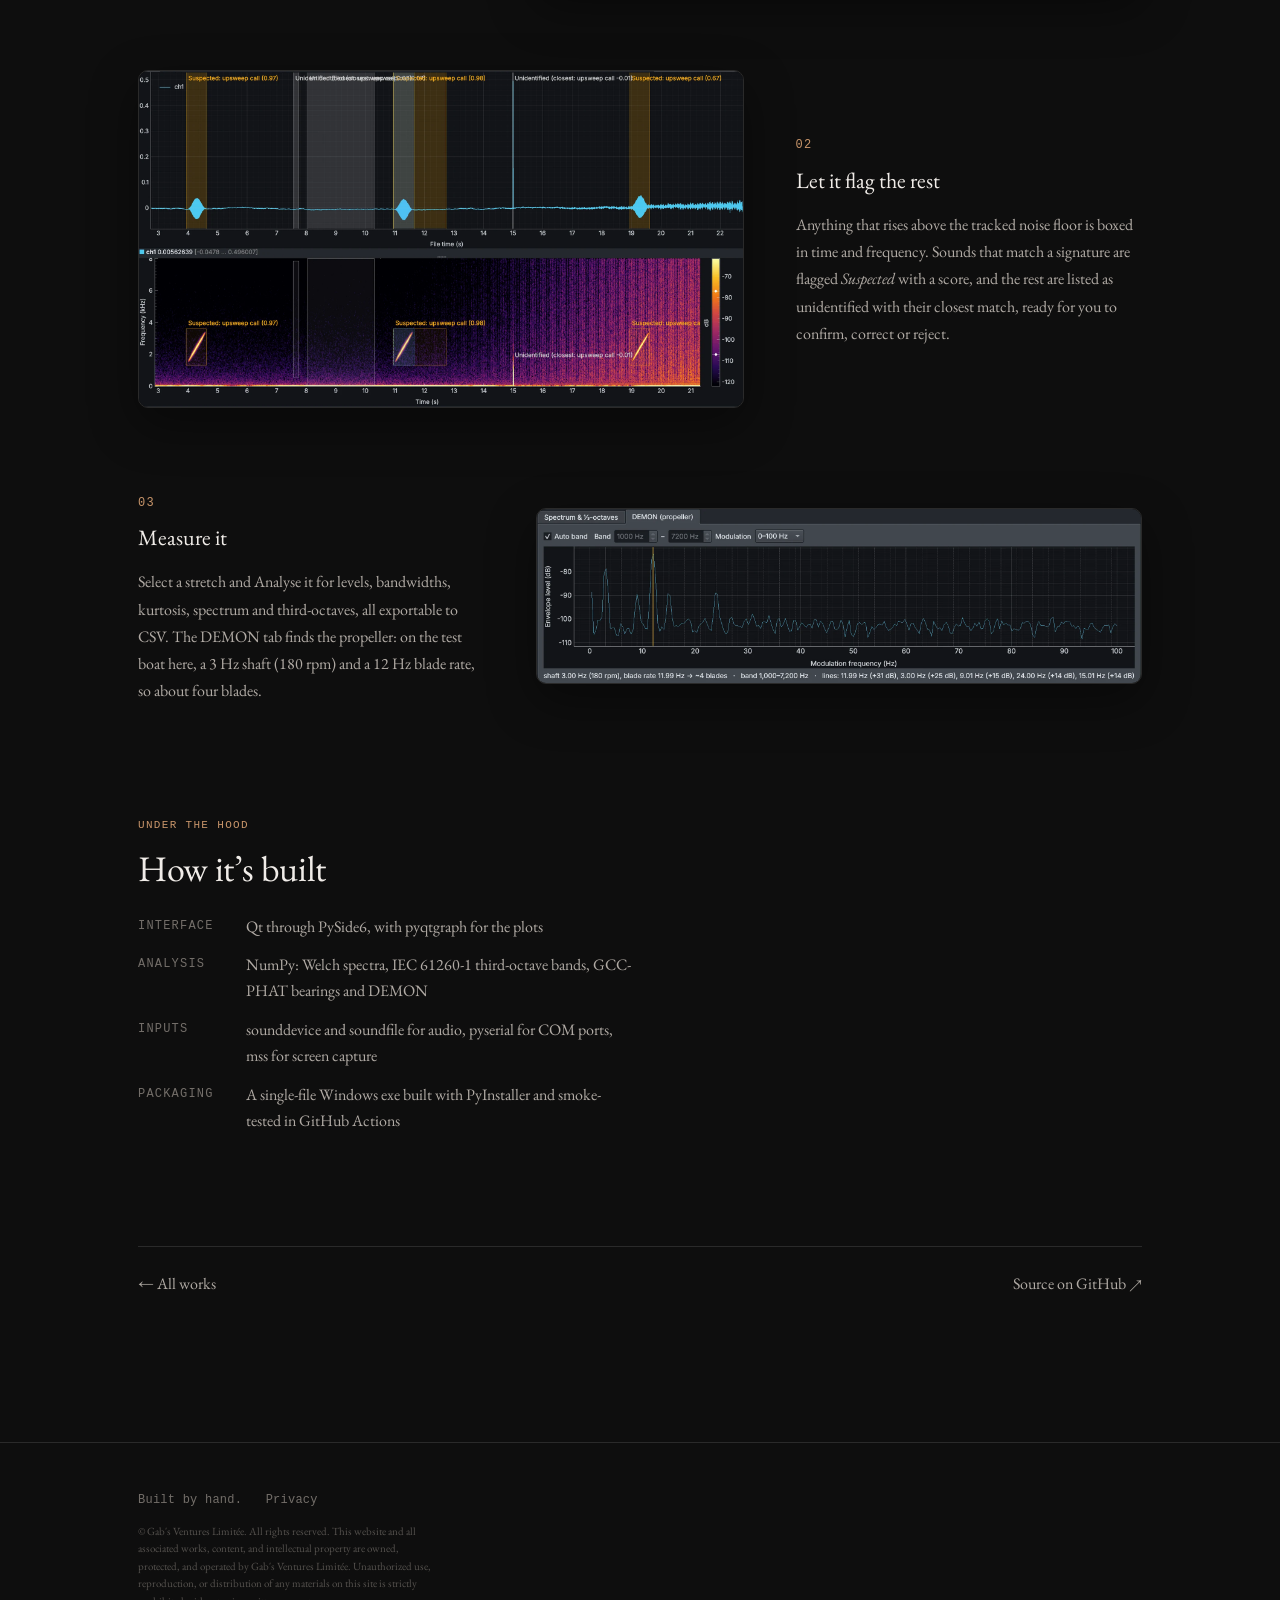
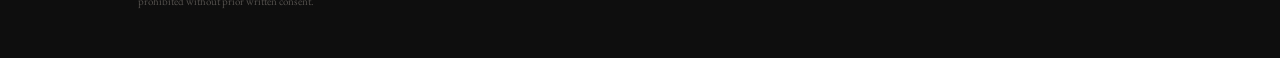
<file: works/aquafonix/index.html>
<!DOCTYPE html>
<html lang="en">
<head>
  <meta charset="UTF-8">
  <meta name="viewport" content="width=device-width, initial-scale=1.0">
  <title>Aquafonix — gabriel k&eacute;roack</title>
  <meta name="description" content="Aquafonix: a portable real-time monitor for hydrophones that learns the sounds you name, measures calibrated underwater levels and picks out propellers.">
  <meta name="theme-color" content="#0e0e0e">
  <link rel="icon" href="data:image/svg+xml,<svg xmlns=%22http://www.w3.org/2000/svg%22 viewBox=%220 0 100 100%22><text y=%22.9em%22 font-size=%2290%22>%E2%97%86</text></svg>">
  <link rel="preconnect" href="https://fonts.googleapis.com">
  <link rel="preconnect" href="https://fonts.gstatic.com" crossorigin>
  <link rel="stylesheet" href="https://fonts.googleapis.com/css2?family=EB+Garamond:ital,wght@0,400..800;1,400..800&display=swap">
  <link rel="stylesheet" href="/style.css">
  <link rel="stylesheet" href="/work.css">
</head>
<body>

  <a href="#main" class="skip-link">Skip to content</a>


  <nav class="nav" role="navigation" aria-label="Main">
    <div class="nav-inner">
      <a href="/" class="logo" aria-label="Home">gk</a>
      <div class="nav-links">
        <a href="https://apps.gabs.ventures">The Apps</a>
        <a href="/#works">Works</a>
        <a href="/#about">About</a>
        <a href="/#contact">Contact</a>
        <a href="https://dos.zone/microsoft-3d-pinball-space-cadet/" target="_blank" rel="noopener" class="consider-link">Consider the following</a>
        <button class="theme-toggle" id="theme-toggle" aria-label="Toggle light mode">light</button>
      </div>
    </div>
  </nav>

  <main id="main" class="work">
    <div class="container">

      <a href="/#works" class="work-back">&larr; All works</a>

      <header>
        <span class="section-label">Works</span>
        <h1 class="work-title">Aquafonix</h1>
        <p class="work-tagline">What&rsquo;s my hydrophone picking up?</p>
        <p class="work-intro">A portable desktop monitor for hydrophones. It watches the signal live or replays a whole deployment, flags the sounds you&rsquo;ve taught it, and measures everything in proper underwater-acoustics units.</p>

        <div class="work-actions">
          <a href="https://github.com/lgkeroack/aquafonix" class="work-button primary" target="_blank" rel="noopener">Source on GitHub &nearr;</a>
        </div>

        <dl class="work-facts">
          <div>
            <dt>Year</dt>
            <dd>2026</dd>
          </div>
          <div>
            <dt>Type</dt>
            <dd>Windows desktop app</dd>
          </div>
          <div>
            <dt>Built with</dt>
            <dd>Python, Qt, NumPy</dd>
          </div>
          <div>
            <dt>Status</dt>
            <dd>Version 0.1</dd>
          </div>
        </dl>
      </header>

      <figure class="shot reveal">
        <img src="/images/works/aquafonix/monitor.webp" width="2000" height="1333" alt="The Aquafonix main window replaying a one-minute recording: an overview strip of the whole file, a waveform and a spectrogram where three upsweep calls are boxed and labelled Suspected: upsweep call with scores of 0.97, 0.98 and 0.67, a levels-over-time chart, and a detections table listing each one with its time, band, SNR and status.">
        <figcaption>Replaying a synthetic test recording: three calls flagged, a click left unidentified, a boat coming in on the right.</figcaption>
      </figure>

      <section class="work-section work-prose" aria-labelledby="what-heading">
        <span class="section-label">What it is</span>
        <h2 id="what-heading" class="section-title reveal">A listening station on a laptop</h2>
        <p>Leave a hydrophone in the water and you come back to hours of hiss with a few seconds worth hearing buried somewhere in it. Aquafonix watches the signal as it arrives, or plays back a folder of recordings as one continuous timeline with clock times taken from the file names, and points you at the moments that matter.</p>
        <p>It isn&rsquo;t only for audio. It takes any microphone or audio interface, WAV, FLAC and AIFF files, serial and network data streams, and even a graph drawn on screen by another program, whose line traces or spectrogram colours it reads back into numbers. Whatever comes in gets the same waveform, spectrogram, spectrum and levels, and the same toolkit on top.</p>
      </section>

      <section class="work-section" aria-labelledby="why-heading">
        <span class="section-label">Why it&rsquo;s useful</span>
        <h2 id="why-heading" class="section-title reveal">It learns what you&rsquo;re listening for</h2>
        <ul class="work-points">
          <li class="reveal">
            <h3>A catalogue you teach</h3>
            <p>There&rsquo;s no fixed library. Snip a sound and name it, and later occurrences are flagged <em>Suspected</em> with a score. Every confirm, correction or rejection teaches the catalogue, so false matches stop coming back.</p>
          </li>
          <li class="reveal">
            <h3>Numbers you can report</h3>
            <p>SPL, peak level and SEL, spectra with percentiles and every IEC third-octave band, calibrated to dB re 1&nbsp;&micro;Pa from the hydrophone&rsquo;s sensitivity or the file&rsquo;s own metadata. Batch mode turns a folder into CSV reports.</p>
          </li>
          <li class="reveal">
            <h3>It hears boats</h3>
            <p>DEMON analysis pulls a propeller&rsquo;s shaft and blade rates out of the cavitation noise. With a pair of hydrophones, every detection also gets a bearing, and a scrolling bearing-time display shows what&rsquo;s moving.</p>
          </li>
          <li class="reveal">
            <h3>Ready for the rest of your kit</h3>
            <p>Alerts on chosen sounds, levels or propellers can play a sound, pop up and save the moment. Detections and levels go out as JSON over UDP, TCP, a webhook or a file, and Raven selection tables go both ways.</p>
          </li>
        </ul>
      </section>

      <section class="work-section" aria-labelledby="how-heading">
        <span class="section-label">How it works</span>
        <h2 id="how-heading" class="section-title reveal">Name it, let it listen, measure it</h2>
        <ol class="work-steps">
          <li class="work-step">
            <div class="work-step-text">
              <span class="work-step-number">01</span>
              <h3>Name a sound</h3>
              <p>Shift-drag around something on the spectrogram and press Identify. Give it a name, check the frequency band, and the snippet becomes a signature, saved as a tagged event too if you like.</p>
            </div>
            <figure class="shot reveal">
              <img src="/images/works/aquafonix/identify.webp" width="920" height="808" loading="lazy" alt="The Identify sound dialog: a spectrogram of a 0.7-second upsweep rising from about 1.5 to 3.4 kHz between two dashed band lines, named Upsweep call, with a band of 1300 to 3600 Hz, Match by Automatic, and Save, Listen and Cancel buttons.">
            </figure>
          </li>
          <li class="work-step">
            <div class="work-step-text">
              <span class="work-step-number">02</span>
              <h3>Let it flag the rest</h3>
              <p>Anything that rises above the tracked noise floor is boxed in time and frequency. Sounds that match a signature are flagged <em>Suspected</em> with a score, and the rest are listed as unidentified with their closest match, ready for you to confirm, correct or reject.</p>
            </div>
            <figure class="shot reveal">
              <img src="/images/works/aquafonix/flagged.webp" width="2000" height="1112" loading="lazy" alt="Waveform and spectrogram from 3 to 22 seconds: three upsweeps boxed and labelled Suspected: upsweep call with scores of 0.97, 0.98 and 0.67, a click at 15 seconds labelled Unidentified, and broadband boat noise building from about 16 seconds.">
            </figure>
          </li>
          <li class="work-step">
            <div class="work-step-text">
              <span class="work-step-number">03</span>
              <h3>Measure it</h3>
              <p>Select a stretch and Analyse it for levels, bandwidths, kurtosis, spectrum and third-octaves, all exportable to CSV. The DEMON tab finds the propeller: on the test boat here, a 3&nbsp;Hz shaft (180&nbsp;rpm) and a 12&nbsp;Hz blade rate, so about four blades.</p>
            </div>
            <figure class="shot reveal">
              <img src="/images/works/aquafonix/demon.webp" width="2000" height="578" loading="lazy" alt="The DEMON (propeller) tab of the analysis window: an envelope spectrum from 0 to 100 Hz with peaks at 3, 9, 12, 15 and 24 Hz, the 12 Hz blade rate marked, and the result line shaft 3.00 Hz (180 rpm), blade rate 11.99 Hz, about 4 blades.">
            </figure>
          </li>
        </ol>
      </section>

      <section class="work-section" aria-labelledby="stack-heading">
        <span class="section-label">Under the hood</span>
        <h2 id="stack-heading" class="section-title reveal">How it&rsquo;s built</h2>
        <dl class="work-stack reveal">
          <dt>Interface</dt>
          <dd>Qt through PySide6, with pyqtgraph for the plots</dd>
          <dt>Analysis</dt>
          <dd>NumPy: Welch spectra, IEC 61260-1 third-octave bands, GCC-PHAT bearings and DEMON</dd>
          <dt>Inputs</dt>
          <dd>sounddevice and soundfile for audio, pyserial for COM ports, mss for screen capture</dd>
          <dt>Packaging</dt>
          <dd>A single-file Windows exe built with PyInstaller and smoke-tested in GitHub Actions</dd>
        </dl>
      </section>

      <div class="work-end">
        <a href="/#works">&larr; All works</a>
        <a href="https://github.com/lgkeroack/aquafonix" target="_blank" rel="noopener">Source on GitHub &nearr;</a>
      </div>

    </div>
  </main>

  <footer class="footer">
    <div class="container">
      <p>Built by hand. <a href="/privacy.html">Privacy</a> <span id="weather-status"></span></p>
      <p class="footer-legal">&copy; Gab's Ventures Limit&eacute;e. All rights reserved. This website and all associated works, content, and intellectual property are owned, protected, and operated by Gab's Ventures Limit&eacute;e. Unauthorized use, reproduction, or distribution of any materials on this site is strictly prohibited without prior written consent.</p>
    </div>
  </footer>

  <script src="/main.js?v=9"></script>
</body>
</html>
</file>
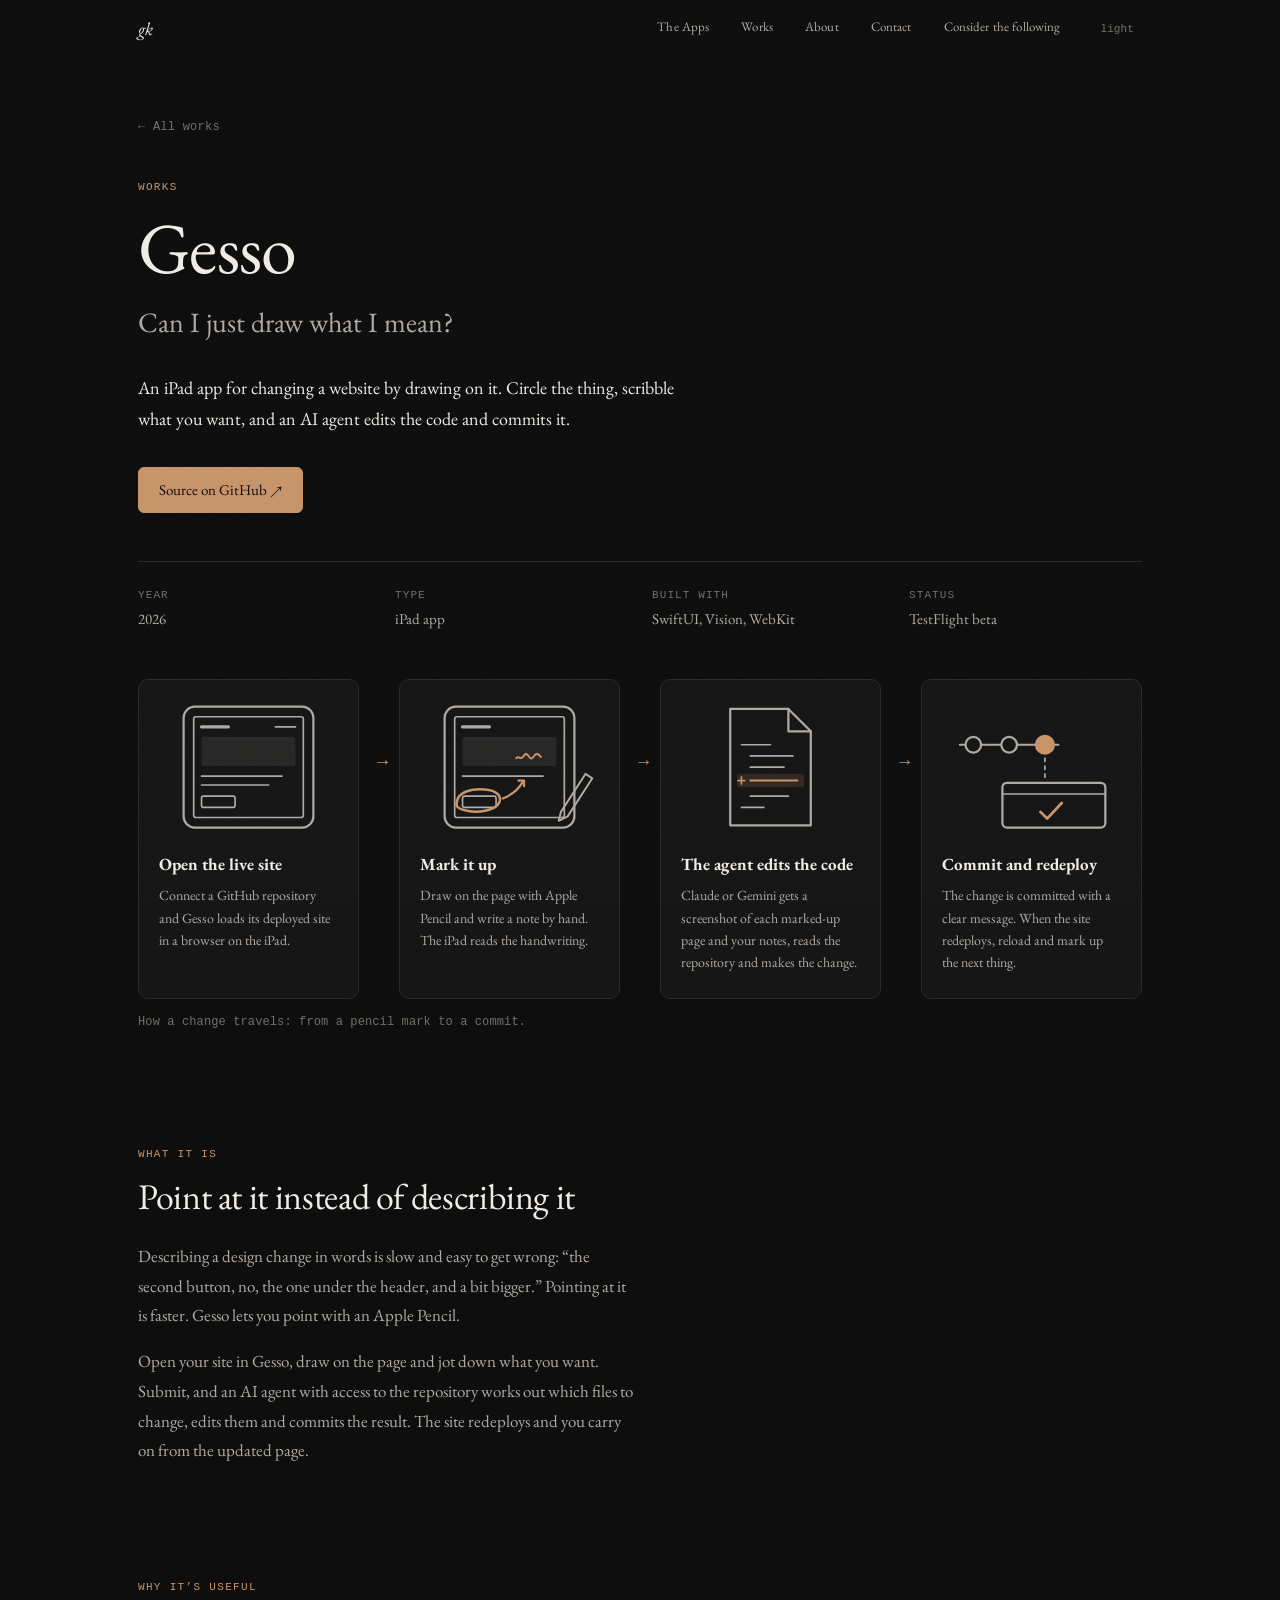
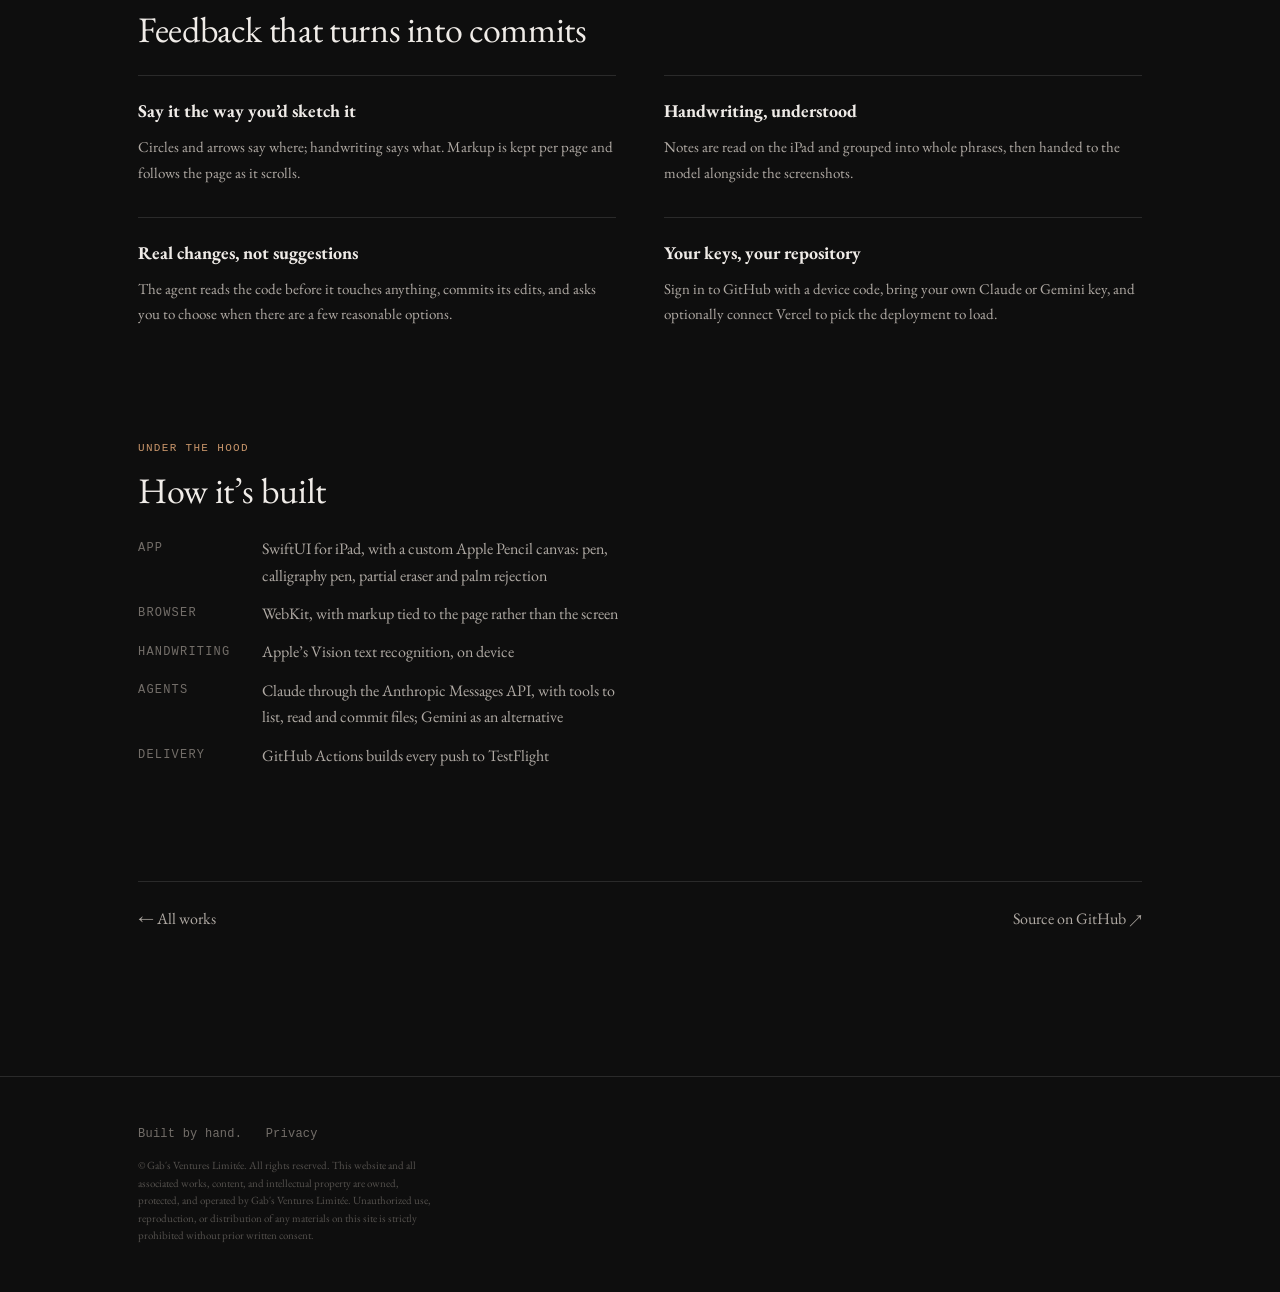
<file: works/gesso/index.html>
<!DOCTYPE html>
<html lang="en">
<head>
  <meta charset="UTF-8">
  <meta name="viewport" content="width=device-width, initial-scale=1.0">
  <title>Gesso — gabriel k&eacute;roack</title>
  <meta name="description" content="Gesso: an iPad app for changing a website by drawing on it. Mark up the live page with Apple Pencil and an AI agent edits and commits the code.">
  <meta name="theme-color" content="#0e0e0e">
  <link rel="icon" href="data:image/svg+xml,<svg xmlns=%22http://www.w3.org/2000/svg%22 viewBox=%220 0 100 100%22><text y=%22.9em%22 font-size=%2290%22>%E2%97%86</text></svg>">
  <link rel="preconnect" href="https://fonts.googleapis.com">
  <link rel="preconnect" href="https://fonts.gstatic.com" crossorigin>
  <link rel="stylesheet" href="https://fonts.googleapis.com/css2?family=EB+Garamond:ital,wght@0,400..800;1,400..800&display=swap">
  <link rel="stylesheet" href="/style.css">
  <link rel="stylesheet" href="/work.css">
</head>
<body>

  <a href="#main" class="skip-link">Skip to content</a>


  <nav class="nav" role="navigation" aria-label="Main">
    <div class="nav-inner">
      <a href="/" class="logo" aria-label="Home">gk</a>
      <div class="nav-links">
        <a href="https://apps.gabs.ventures">The Apps</a>
        <a href="/#works">Works</a>
        <a href="/#about">About</a>
        <a href="/#contact">Contact</a>
        <a href="https://dos.zone/microsoft-3d-pinball-space-cadet/" target="_blank" rel="noopener" class="consider-link">Consider the following</a>
        <button class="theme-toggle" id="theme-toggle" aria-label="Toggle light mode">light</button>
      </div>
    </div>
  </nav>

  <main id="main" class="work">
    <div class="container">

      <a href="/#works" class="work-back">&larr; All works</a>

      <header>
        <span class="section-label">Works</span>
        <h1 class="work-title">Gesso</h1>
        <p class="work-tagline">Can I just draw what I mean?</p>
        <p class="work-intro">An iPad app for changing a website by drawing on it. Circle the thing, scribble what you want, and an AI agent edits the code and commits it.</p>

        <div class="work-actions">
          <a href="https://github.com/lgkeroack/gesso" class="work-button primary" target="_blank" rel="noopener">Source on GitHub &nearr;</a>
        </div>

        <dl class="work-facts">
          <div>
            <dt>Year</dt>
            <dd>2026</dd>
          </div>
          <div>
            <dt>Type</dt>
            <dd>iPad app</dd>
          </div>
          <div>
            <dt>Built with</dt>
            <dd>SwiftUI, Vision, WebKit</dd>
          </div>
          <div>
            <dt>Status</dt>
            <dd>TestFlight beta</dd>
          </div>
        </dl>
      </header>

      <div class="reveal">
        <ol class="work-flow" aria-label="How a change travels through Gesso">
          <li>
            <svg viewBox="0 0 160 120" fill="none" stroke="currentColor" stroke-width="2" stroke-linecap="round" stroke-linejoin="round" aria-hidden="true">
              <rect x="22" y="6" width="116" height="108" rx="10"/>
              <rect x="31" y="15" width="98" height="90" rx="2" stroke-width="1.5"/>
              <line x1="38" y1="24" x2="62" y2="24" stroke-width="3"/>
              <line x1="104" y1="24" x2="122" y2="24" stroke-width="1.5"/>
              <rect x="38" y="33" width="84" height="26" rx="2" fill="currentColor" fill-opacity="0.12" stroke="none"/>
              <line x1="38" y1="68" x2="110" y2="68" stroke-width="1.5"/>
              <line x1="38" y1="76" x2="98" y2="76" stroke-width="1.5"/>
              <rect x="38" y="86" width="30" height="10" rx="2" stroke-width="1.5"/>
            </svg>
            <h3>Open the live site</h3>
            <p>Connect a GitHub repository and Gesso loads its deployed site in a browser on the iPad.</p>
          </li>
          <li>
            <svg viewBox="0 0 160 120" fill="none" stroke="currentColor" stroke-width="2" stroke-linecap="round" stroke-linejoin="round" aria-hidden="true">
              <rect x="22" y="6" width="116" height="108" rx="10"/>
              <rect x="31" y="15" width="98" height="90" rx="2" stroke-width="1.5"/>
              <line x1="38" y1="24" x2="62" y2="24" stroke-width="3"/>
              <rect x="38" y="33" width="84" height="26" rx="2" fill="currentColor" fill-opacity="0.12" stroke="none"/>
              <line x1="38" y1="68" x2="110" y2="68" stroke-width="1.5"/>
              <rect x="38" y="86" width="30" height="10" rx="2" stroke-width="1.5"/>
              <g class="accent">
                <path d="M33 91c1-9 13-12 25-11s16 7 12 13-18 8-28 6-10-5-9-8" stroke-width="2.25"/>
                <path d="M74 88c8-3 14-8 18-15" stroke-width="2"/>
                <path d="M88 72l5 0 0 5" stroke-width="2"/>
                <path d="M86 52c2-3 4 2 6-1s3-4 5-1 3 3 5 0 4-2 6 1" stroke-width="1.75"/>
              </g>
              <path d="M126 100l22-34 6 4-22 34-8 4z" stroke-width="1.75"/>
            </svg>
            <h3>Mark it up</h3>
            <p>Draw on the page with Apple Pencil and write a note by hand. The iPad reads the handwriting.</p>
          </li>
          <li>
            <svg viewBox="0 0 160 120" fill="none" stroke="currentColor" stroke-width="2" stroke-linecap="round" stroke-linejoin="round" aria-hidden="true">
              <path d="M44 8h52l20 20v84H44z"/>
              <path d="M96 8v20h20"/>
              <line x1="54" y1="40" x2="80" y2="40" stroke-width="1.5"/>
              <line x1="62" y1="50" x2="100" y2="50" stroke-width="1.5"/>
              <line x1="62" y1="60" x2="92" y2="60" stroke-width="1.5"/>
              <g class="accent">
                <rect x="50" y="66" width="60" height="12" rx="2" fill="currentColor" fill-opacity="0.15" stroke="none"/>
                <line x1="62" y1="72" x2="104" y2="72" stroke-width="1.75"/>
                <line x1="54" y1="69" x2="54" y2="75" stroke-width="1.5"/>
                <line x1="51" y1="72" x2="57" y2="72" stroke-width="1.5"/>
              </g>
              <line x1="62" y1="86" x2="96" y2="86" stroke-width="1.5"/>
              <line x1="54" y1="96" x2="74" y2="96" stroke-width="1.5"/>
            </svg>
            <h3>The agent edits the code</h3>
            <p>Claude or Gemini gets a screenshot of each marked-up page and your notes, reads the repository and makes the change.</p>
          </li>
          <li>
            <svg viewBox="0 0 160 120" fill="none" stroke="currentColor" stroke-width="2" stroke-linecap="round" stroke-linejoin="round" aria-hidden="true">
              <line x1="16" y1="40" x2="104" y2="40"/>
              <circle cx="28" cy="40" r="7" fill="var(--bg-raised)"/>
              <circle cx="60" cy="40" r="7" fill="var(--bg-raised)"/>
              <circle class="accent" cx="92" cy="40" r="8" fill="currentColor" stroke="currentColor"/>
              <path d="M92 52v18" stroke-width="1.5" stroke-dasharray="3 4"/>
              <rect x="54" y="74" width="92" height="40" rx="4"/>
              <line x1="54" y1="84" x2="146" y2="84" stroke-width="1.5"/>
              <path class="accent" d="M88 100l6 6 13-14" stroke-width="2.5"/>
            </svg>
            <h3>Commit and redeploy</h3>
            <p>The change is committed with a clear message. When the site redeploys, reload and mark up the next thing.</p>
          </li>
        </ol>
        <p class="work-flow-caption">How a change travels: from a pencil mark to a commit.</p>
      </div>

      <section class="work-section work-prose" aria-labelledby="what-heading">
        <span class="section-label">What it is</span>
        <h2 id="what-heading" class="section-title reveal">Point at it instead of describing it</h2>
        <p>Describing a design change in words is slow and easy to get wrong: &ldquo;the second button, no, the one under the header, and a bit bigger.&rdquo; Pointing at it is faster. Gesso lets you point with an Apple Pencil.</p>
        <p>Open your site in Gesso, draw on the page and jot down what you want. Submit, and an AI agent with access to the repository works out which files to change, edits them and commits the result. The site redeploys and you carry on from the updated page.</p>
      </section>

      <section class="work-section" aria-labelledby="why-heading">
        <span class="section-label">Why it&rsquo;s useful</span>
        <h2 id="why-heading" class="section-title reveal">Feedback that turns into commits</h2>
        <ul class="work-points">
          <li class="reveal">
            <h3>Say it the way you&rsquo;d sketch it</h3>
            <p>Circles and arrows say where; handwriting says what. Markup is kept per page and follows the page as it scrolls.</p>
          </li>
          <li class="reveal">
            <h3>Handwriting, understood</h3>
            <p>Notes are read on the iPad and grouped into whole phrases, then handed to the model alongside the screenshots.</p>
          </li>
          <li class="reveal">
            <h3>Real changes, not suggestions</h3>
            <p>The agent reads the code before it touches anything, commits its edits, and asks you to choose when there are a few reasonable options.</p>
          </li>
          <li class="reveal">
            <h3>Your keys, your repository</h3>
            <p>Sign in to GitHub with a device code, bring your own Claude or Gemini key, and optionally connect Vercel to pick the deployment to load.</p>
          </li>
        </ul>
      </section>

      <section class="work-section" aria-labelledby="stack-heading">
        <span class="section-label">Under the hood</span>
        <h2 id="stack-heading" class="section-title reveal">How it&rsquo;s built</h2>
        <dl class="work-stack reveal">
          <dt>App</dt>
          <dd>SwiftUI for iPad, with a custom Apple Pencil canvas: pen, calligraphy pen, partial eraser and palm rejection</dd>
          <dt>Browser</dt>
          <dd>WebKit, with markup tied to the page rather than the screen</dd>
          <dt>Handwriting</dt>
          <dd>Apple&rsquo;s Vision text recognition, on device</dd>
          <dt>Agents</dt>
          <dd>Claude through the Anthropic Messages API, with tools to list, read and commit files; Gemini as an alternative</dd>
          <dt>Delivery</dt>
          <dd>GitHub Actions builds every push to TestFlight</dd>
        </dl>
      </section>

      <div class="work-end">
        <a href="/#works">&larr; All works</a>
        <a href="https://github.com/lgkeroack/gesso" target="_blank" rel="noopener">Source on GitHub &nearr;</a>
      </div>

    </div>
  </main>

  <footer class="footer">
    <div class="container">
      <p>Built by hand. <a href="/privacy.html">Privacy</a> <span id="weather-status"></span></p>
      <p class="footer-legal">&copy; Gab's Ventures Limit&eacute;e. All rights reserved. This website and all associated works, content, and intellectual property are owned, protected, and operated by Gab's Ventures Limit&eacute;e. Unauthorized use, reproduction, or distribution of any materials on this site is strictly prohibited without prior written consent.</p>
    </div>
  </footer>

  <script src="/main.js?v=9"></script>
</body>
</html>
</file>
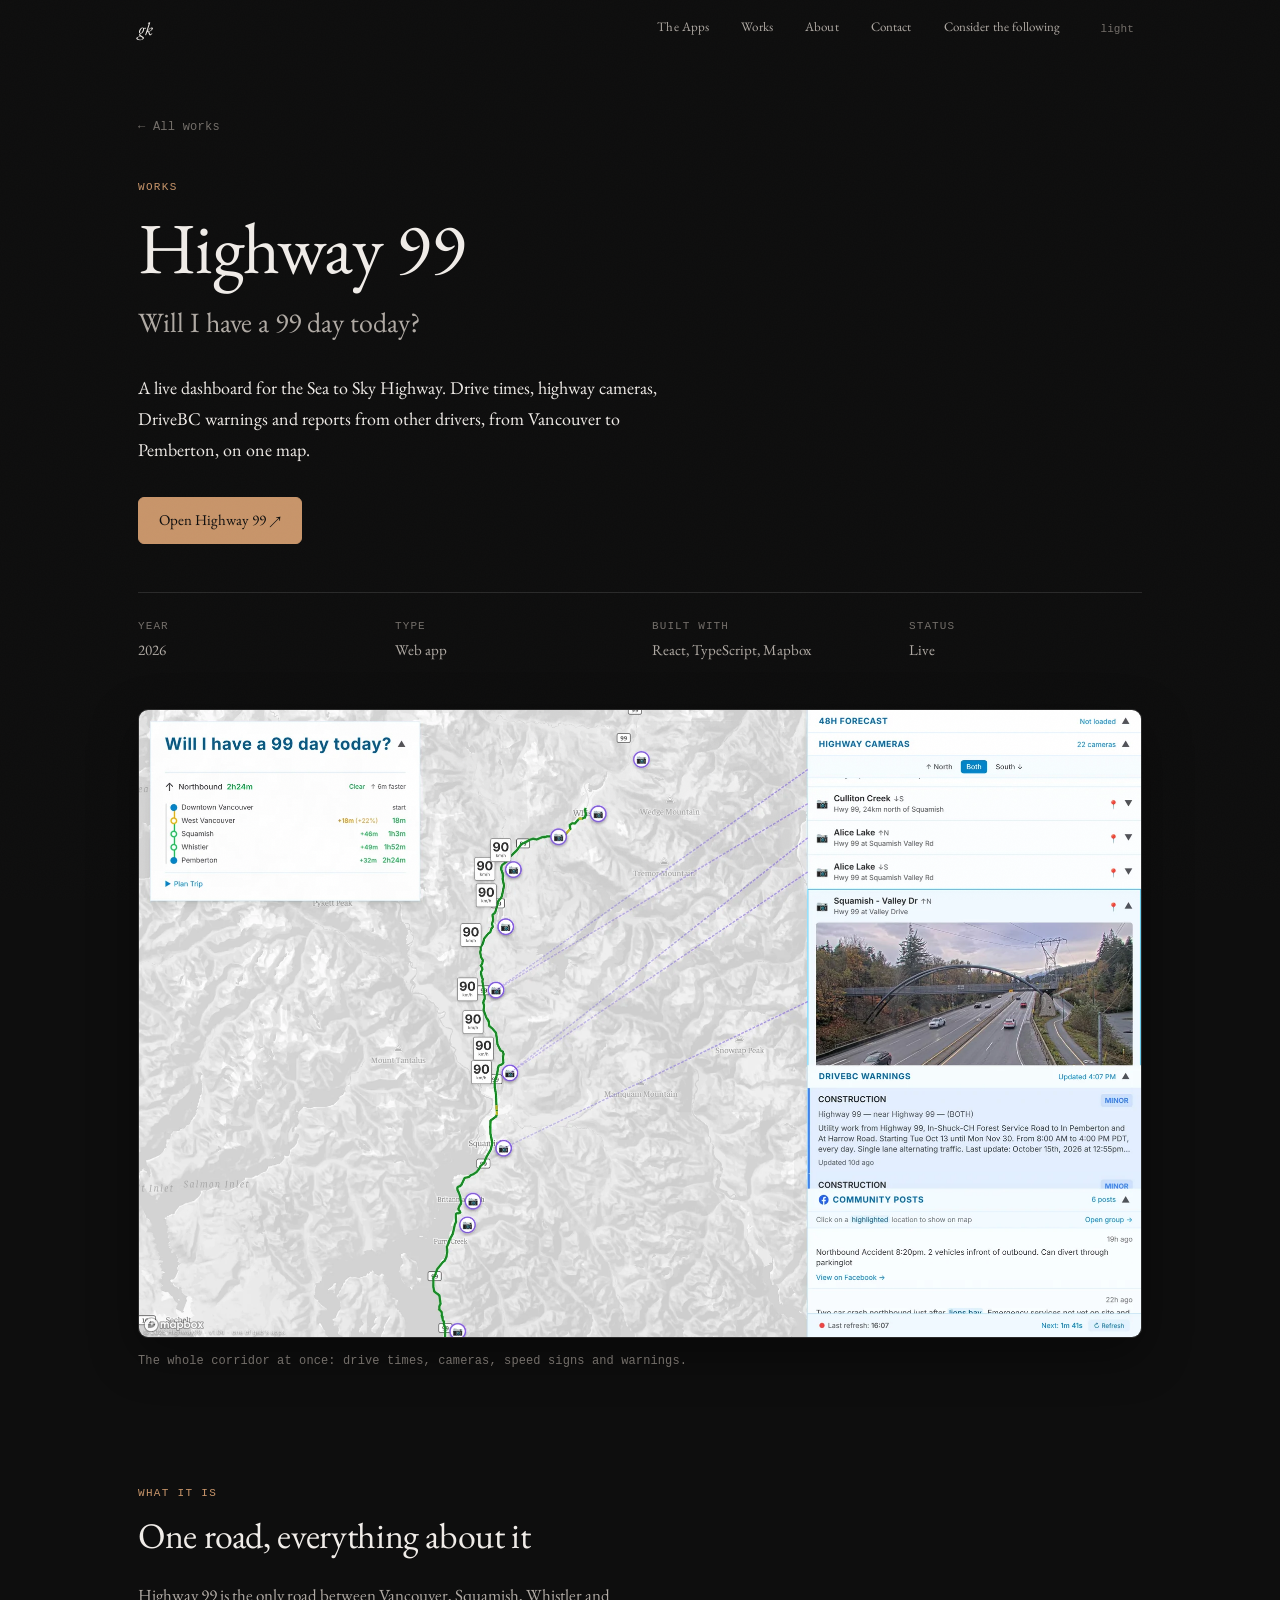
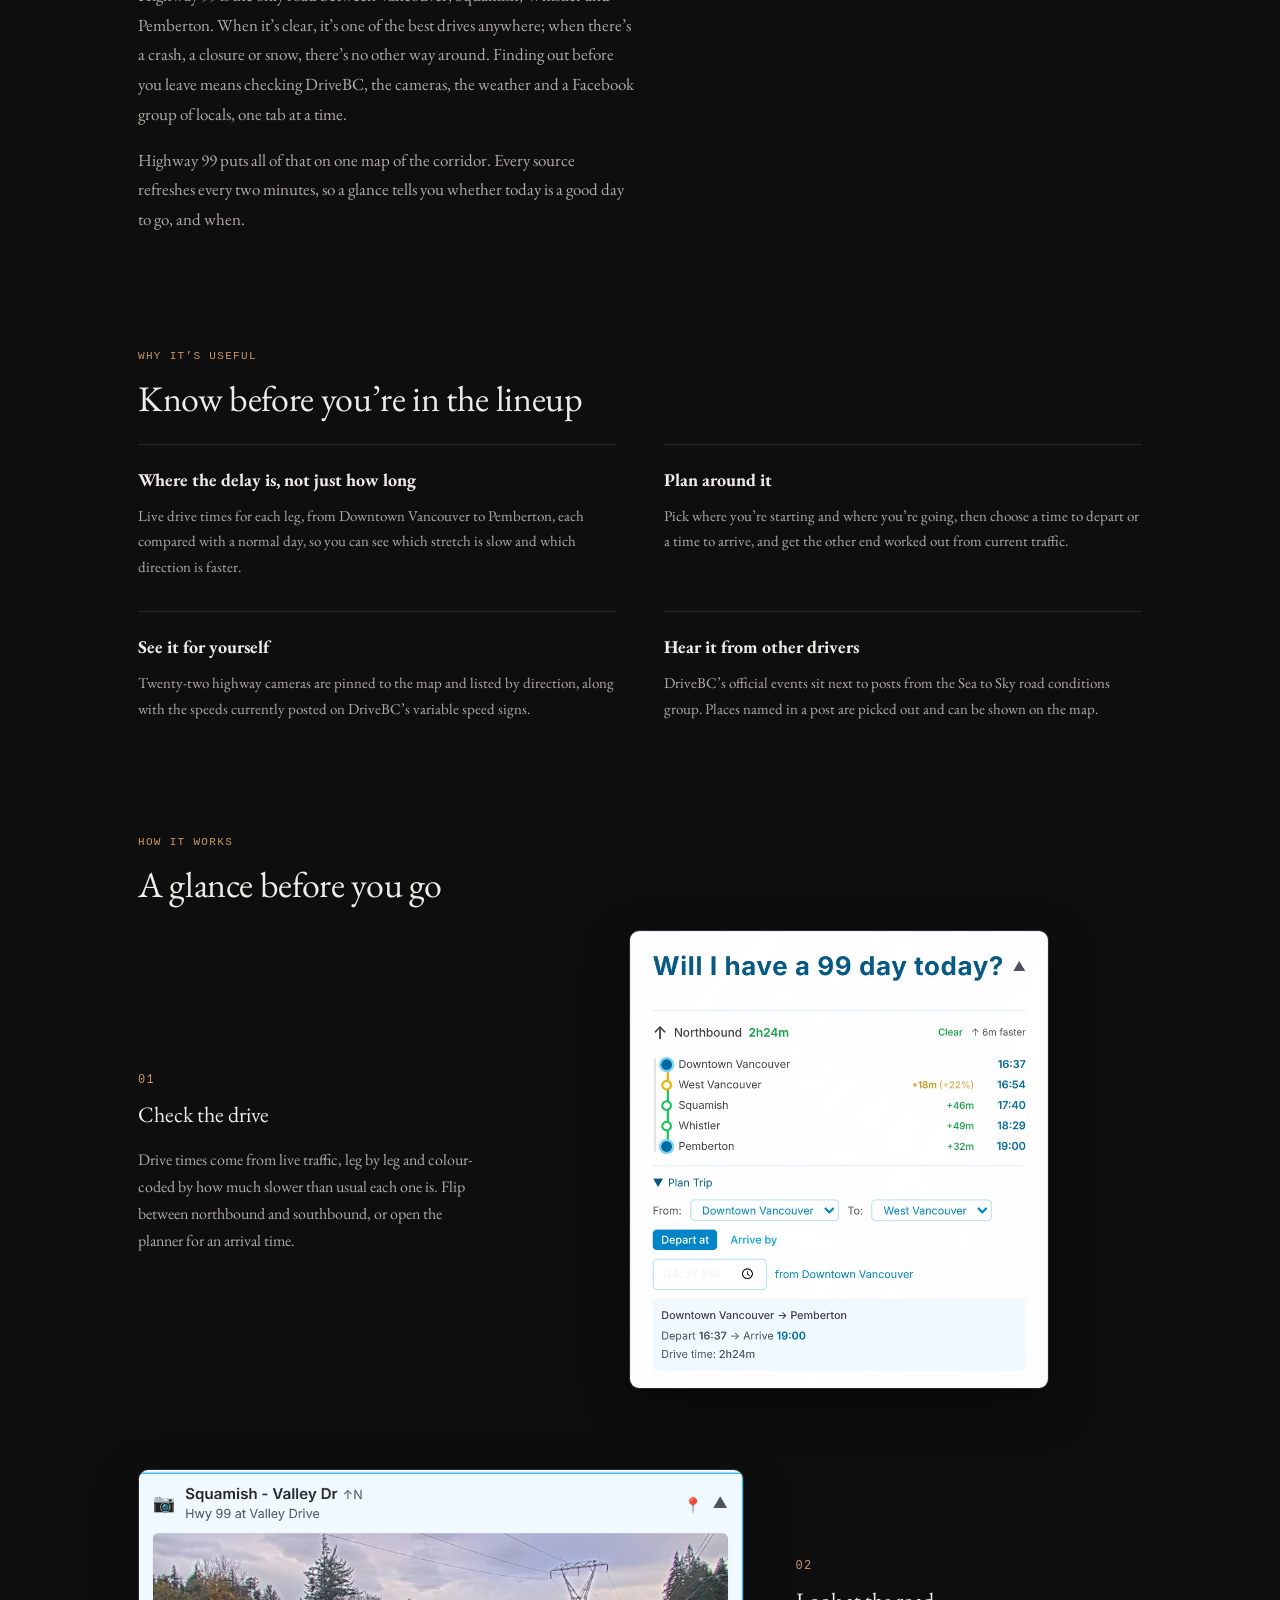
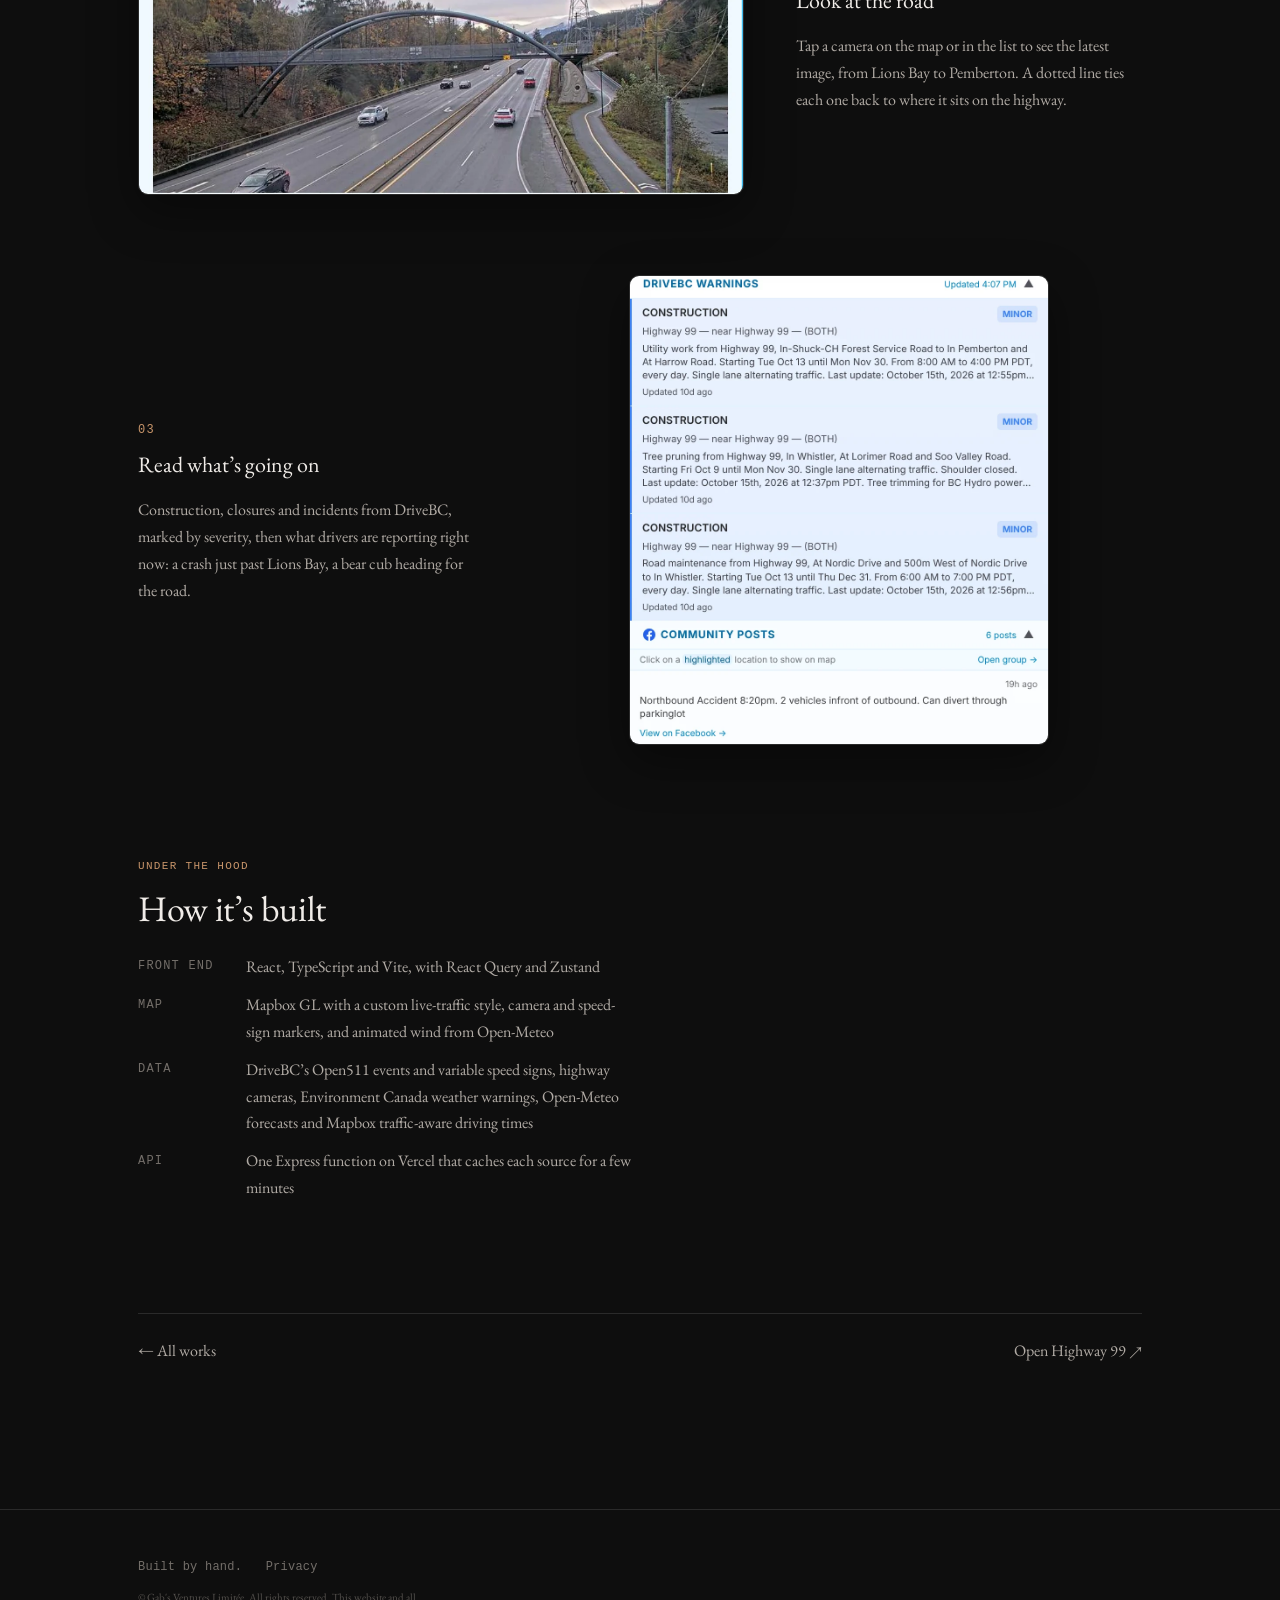
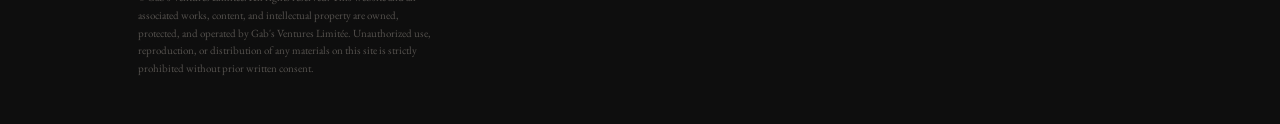
<file: works/highway99/index.html>
<!DOCTYPE html>
<html lang="en">
<head>
  <meta charset="UTF-8">
  <meta name="viewport" content="width=device-width, initial-scale=1.0">
  <title>Highway 99 — gabriel k&eacute;roack</title>
  <meta name="description" content="Highway 99: live drive times, cameras, DriveBC warnings and driver reports for the Sea to Sky Highway, from Vancouver to Pemberton, on one map.">
  <meta name="theme-color" content="#0e0e0e">
  <link rel="icon" href="data:image/svg+xml,<svg xmlns=%22http://www.w3.org/2000/svg%22 viewBox=%220 0 100 100%22><text y=%22.9em%22 font-size=%2290%22>%E2%97%86</text></svg>">
  <link rel="preconnect" href="https://fonts.googleapis.com">
  <link rel="preconnect" href="https://fonts.gstatic.com" crossorigin>
  <link rel="stylesheet" href="https://fonts.googleapis.com/css2?family=EB+Garamond:ital,wght@0,400..800;1,400..800&display=swap">
  <link rel="stylesheet" href="/style.css">
  <link rel="stylesheet" href="/work.css">
</head>
<body>

  <a href="#main" class="skip-link">Skip to content</a>


  <nav class="nav" role="navigation" aria-label="Main">
    <div class="nav-inner">
      <a href="/" class="logo" aria-label="Home">gk</a>
      <div class="nav-links">
        <a href="https://apps.gabs.ventures">The Apps</a>
        <a href="/#works">Works</a>
        <a href="/#about">About</a>
        <a href="/#contact">Contact</a>
        <a href="https://dos.zone/microsoft-3d-pinball-space-cadet/" target="_blank" rel="noopener" class="consider-link">Consider the following</a>
        <button class="theme-toggle" id="theme-toggle" aria-label="Toggle light mode">light</button>
      </div>
    </div>
  </nav>

  <main id="main" class="work">
    <div class="container">

      <a href="/#works" class="work-back">&larr; All works</a>

      <header>
        <span class="section-label">Works</span>
        <h1 class="work-title">Highway 99</h1>
        <p class="work-tagline">Will I have a 99 day today?</p>
        <p class="work-intro">A live dashboard for the Sea to Sky Highway. Drive times, highway cameras, DriveBC warnings and reports from other drivers, from Vancouver to Pemberton, on one map.</p>

        <div class="work-actions">
          <a href="https://highway99.info" class="work-button primary" target="_blank" rel="noopener">Open Highway 99 &nearr;</a>
        </div>

        <dl class="work-facts">
          <div>
            <dt>Year</dt>
            <dd>2026</dd>
          </div>
          <div>
            <dt>Type</dt>
            <dd>Web app</dd>
          </div>
          <div>
            <dt>Built with</dt>
            <dd>React, TypeScript, Mapbox</dd>
          </div>
          <div>
            <dt>Status</dt>
            <dd>Live</dd>
          </div>
        </dl>
      </header>

      <figure class="shot reveal">
        <img src="/images/works/highway99/dashboard.webp" width="2000" height="1250" alt="Highway 99's dashboard: a map of the Sea to Sky corridor with camera markers and 90 km/h speed signs, northbound drive times from Downtown Vancouver to Pemberton, a live camera at Squamish, and DriveBC warnings and community posts in the sidebar.">
        <figcaption>The whole corridor at once: drive times, cameras, speed signs and warnings.</figcaption>
      </figure>

      <section class="work-section work-prose" aria-labelledby="what-heading">
        <span class="section-label">What it is</span>
        <h2 id="what-heading" class="section-title reveal">One road, everything about it</h2>
        <p>Highway 99 is the only road between Vancouver, Squamish, Whistler and Pemberton. When it&rsquo;s clear, it&rsquo;s one of the best drives anywhere; when there&rsquo;s a crash, a closure or snow, there&rsquo;s no other way around. Finding out before you leave means checking DriveBC, the cameras, the weather and a Facebook group of locals, one tab at a time.</p>
        <p>Highway 99 puts all of that on one map of the corridor. Every source refreshes every two minutes, so a glance tells you whether today is a good day to go, and when.</p>
      </section>

      <section class="work-section" aria-labelledby="why-heading">
        <span class="section-label">Why it&rsquo;s useful</span>
        <h2 id="why-heading" class="section-title reveal">Know before you&rsquo;re in the lineup</h2>
        <ul class="work-points">
          <li class="reveal">
            <h3>Where the delay is, not just how long</h3>
            <p>Live drive times for each leg, from Downtown Vancouver to Pemberton, each compared with a normal day, so you can see which stretch is slow and which direction is faster.</p>
          </li>
          <li class="reveal">
            <h3>Plan around it</h3>
            <p>Pick where you&rsquo;re starting and where you&rsquo;re going, then choose a time to depart or a time to arrive, and get the other end worked out from current traffic.</p>
          </li>
          <li class="reveal">
            <h3>See it for yourself</h3>
            <p>Twenty-two highway cameras are pinned to the map and listed by direction, along with the speeds currently posted on DriveBC&rsquo;s variable speed signs.</p>
          </li>
          <li class="reveal">
            <h3>Hear it from other drivers</h3>
            <p>DriveBC&rsquo;s official events sit next to posts from the Sea to Sky road conditions group. Places named in a post are picked out and can be shown on the map.</p>
          </li>
        </ul>
      </section>

      <section class="work-section" aria-labelledby="how-heading">
        <span class="section-label">How it works</span>
        <h2 id="how-heading" class="section-title reveal">A glance before you go</h2>
        <ol class="work-steps">
          <li class="work-step">
            <div class="work-step-text">
              <span class="work-step-number">01</span>
              <h3>Check the drive</h3>
              <p>Drive times come from live traffic, leg by leg and colour-coded by how much slower than usual each one is. Flip between northbound and southbound, or open the planner for an arrival time.</p>
            </div>
            <figure class="shot portrait reveal">
              <img src="/images/works/highway99/drive-times.webp" width="776" height="848" loading="lazy" alt="Northbound drive times from Downtown Vancouver through West Vancouver, Squamish and Whistler to Pemberton, marked Clear and 6 minutes faster than southbound, with the trip planner open showing a 2 hour 24 minute drive.">
            </figure>
          </li>
          <li class="work-step">
            <div class="work-step-text">
              <span class="work-step-number">02</span>
              <h3>Look at the road</h3>
              <p>Tap a camera on the map or in the list to see the latest image, from Lions Bay to Pemberton. A dotted line ties each one back to where it sits on the highway.</p>
            </div>
            <figure class="shot reveal">
              <img src="/images/works/highway99/camera.webp" width="956" height="512" loading="lazy" alt="The live highway camera at Squamish, Valley Drive, looking north at traffic flowing under a pedestrian bridge.">
            </figure>
          </li>
          <li class="work-step">
            <div class="work-step-text">
              <span class="work-step-number">03</span>
              <h3>Read what&rsquo;s going on</h3>
              <p>Construction, closures and incidents from DriveBC, marked by severity, then what drivers are reporting right now: a crash just past Lions Bay, a bear cub heading for the road.</p>
            </div>
            <figure class="shot portrait reveal">
              <img src="/images/works/highway99/warnings.webp" width="956" height="1070" loading="lazy" alt="DriveBC warnings listing three construction events near Pemberton and Whistler, followed by community posts reporting accidents northbound, with Lions Bay highlighted as a location.">
            </figure>
          </li>
        </ol>
      </section>

      <section class="work-section" aria-labelledby="stack-heading">
        <span class="section-label">Under the hood</span>
        <h2 id="stack-heading" class="section-title reveal">How it&rsquo;s built</h2>
        <dl class="work-stack reveal">
          <dt>Front end</dt>
          <dd>React, TypeScript and Vite, with React Query and Zustand</dd>
          <dt>Map</dt>
          <dd>Mapbox GL with a custom live-traffic style, camera and speed-sign markers, and animated wind from Open-Meteo</dd>
          <dt>Data</dt>
          <dd>DriveBC&rsquo;s Open511 events and variable speed signs, highway cameras, Environment Canada weather warnings, Open-Meteo forecasts and Mapbox traffic-aware driving times</dd>
          <dt>API</dt>
          <dd>One Express function on Vercel that caches each source for a few minutes</dd>
        </dl>
      </section>

      <div class="work-end">
        <a href="/#works">&larr; All works</a>
        <a href="https://highway99.info" target="_blank" rel="noopener">Open Highway 99 &nearr;</a>
      </div>

    </div>
  </main>

  <footer class="footer">
    <div class="container">
      <p>Built by hand. <a href="/privacy.html">Privacy</a> <span id="weather-status"></span></p>
      <p class="footer-legal">&copy; Gab's Ventures Limit&eacute;e. All rights reserved. This website and all associated works, content, and intellectual property are owned, protected, and operated by Gab's Ventures Limit&eacute;e. Unauthorized use, reproduction, or distribution of any materials on this site is strictly prohibited without prior written consent.</p>
    </div>
  </footer>

  <script src="/main.js?v=9"></script>
</body>
</html>
</file>
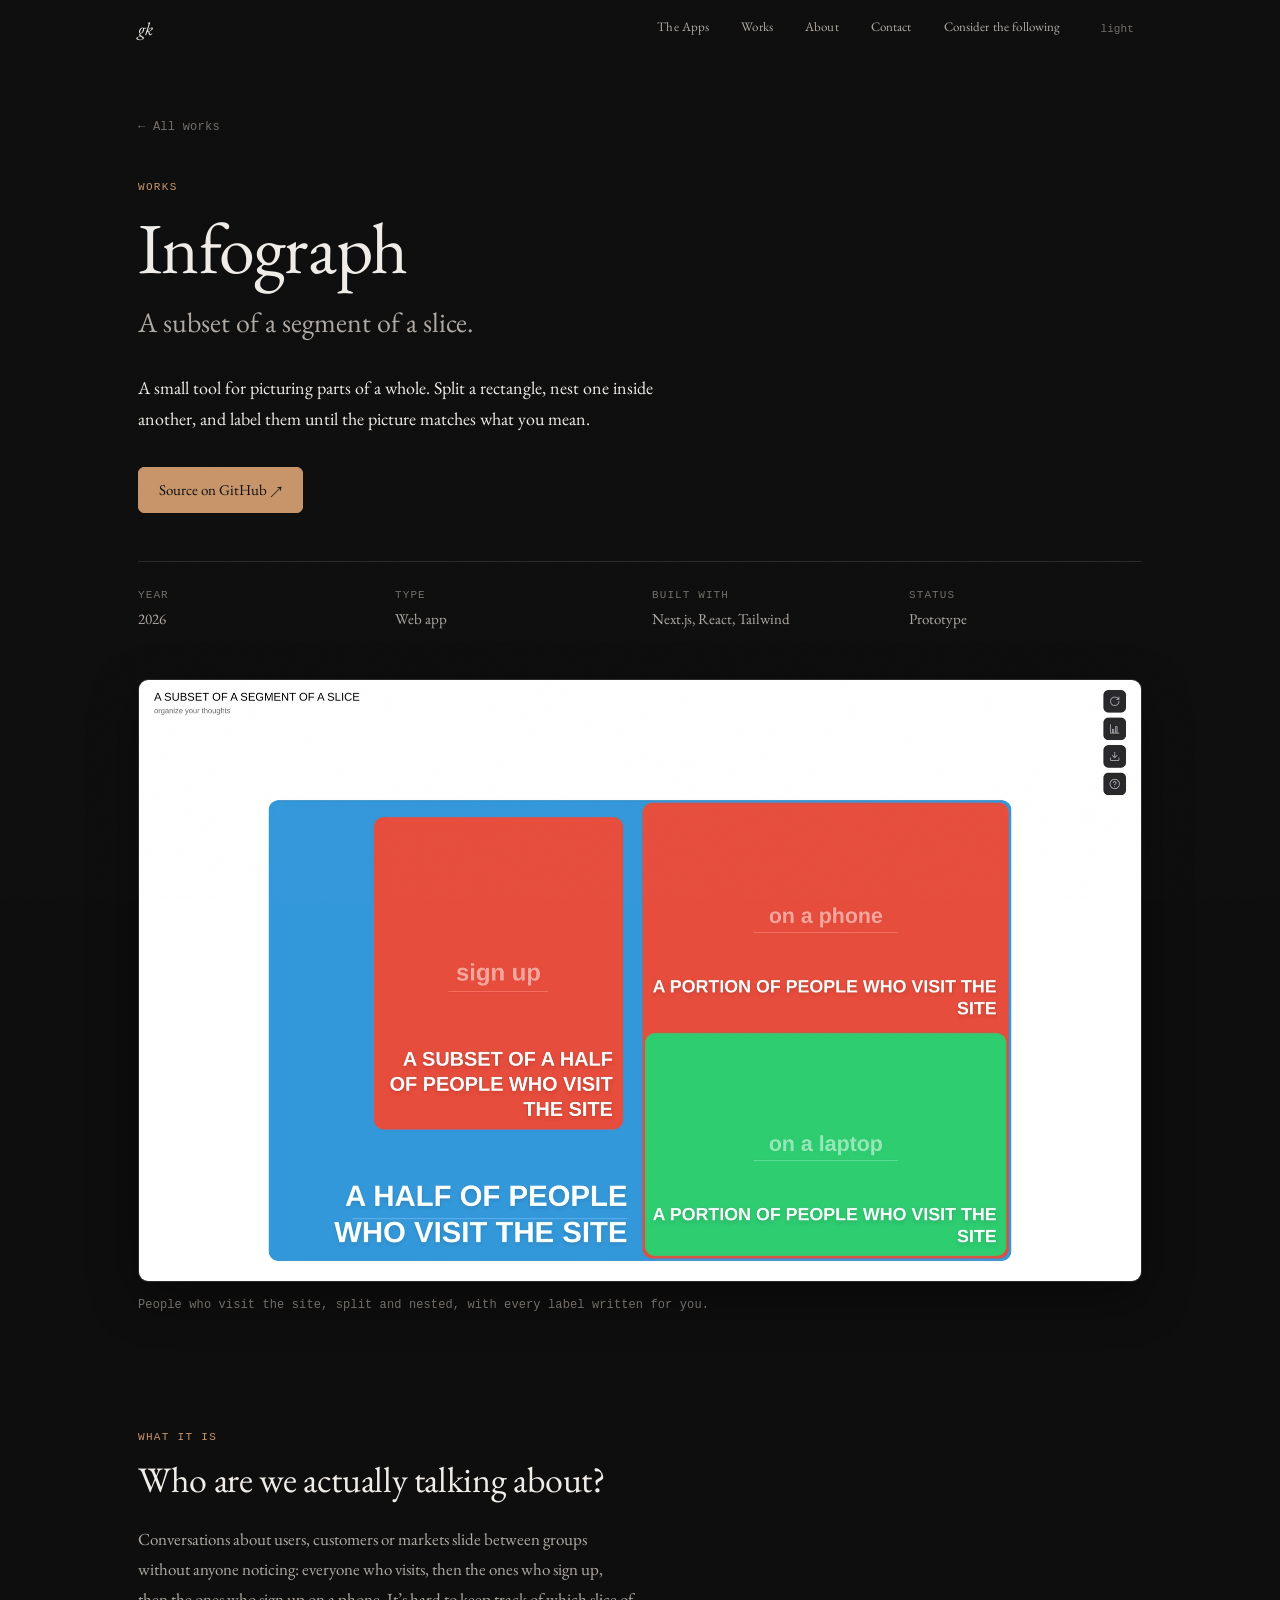
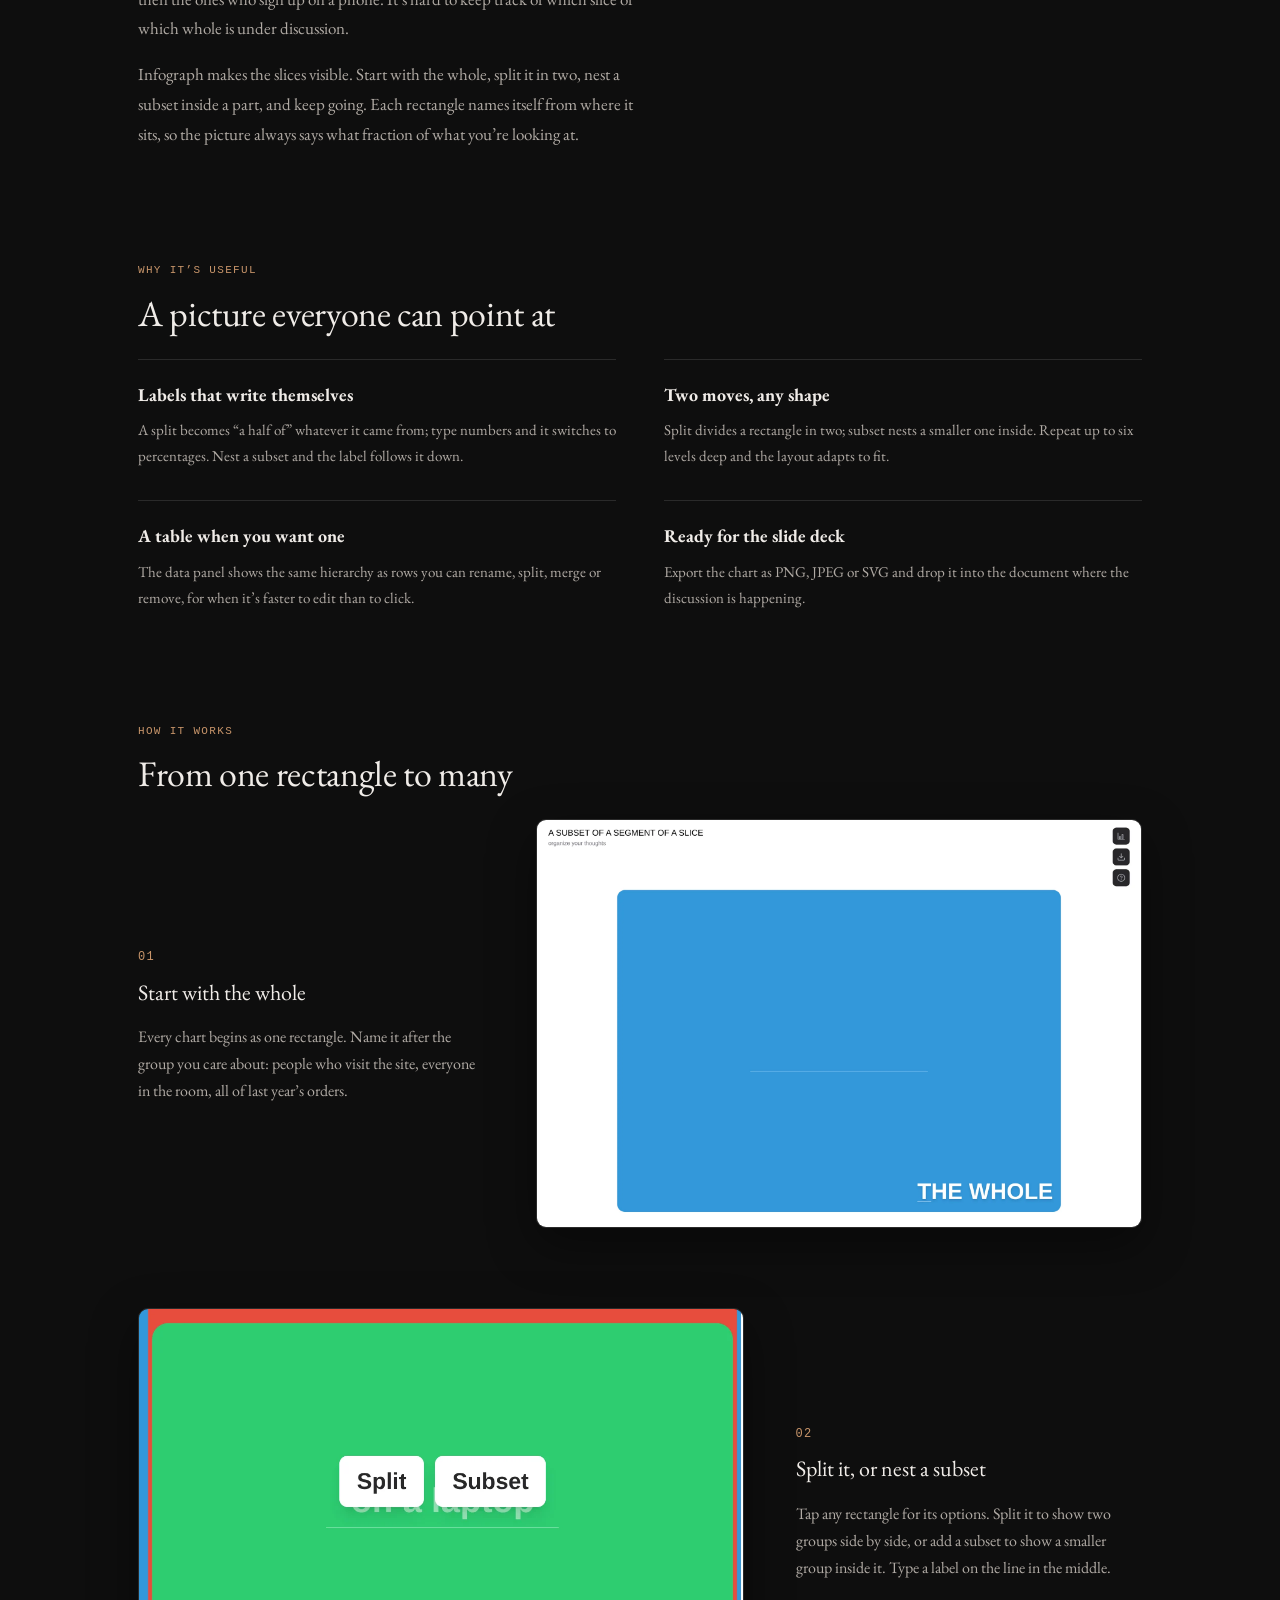
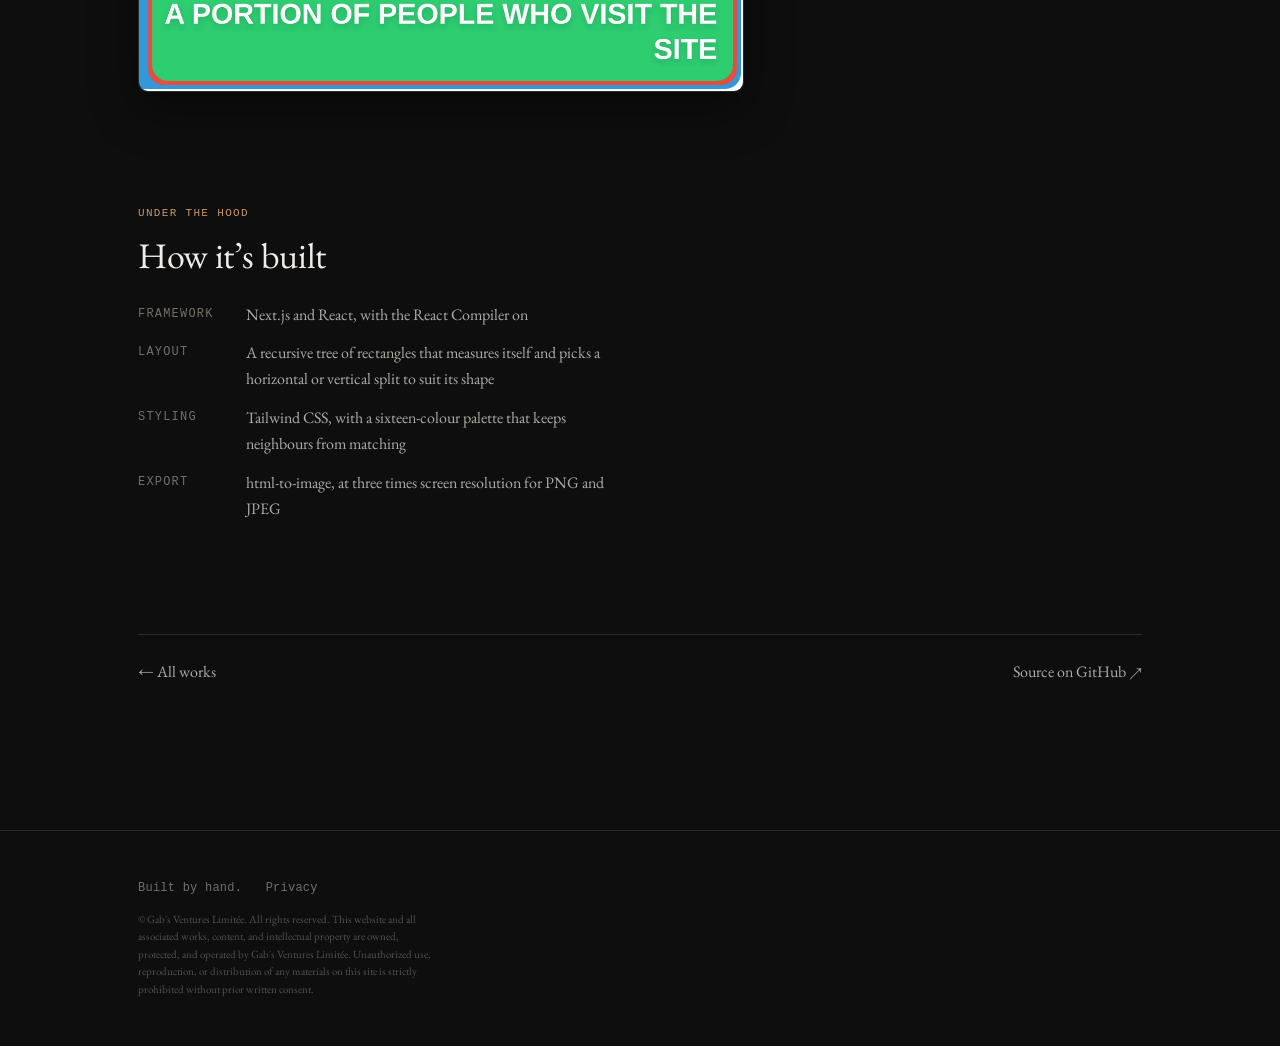
<file: works/infograph/index.html>
<!DOCTYPE html>
<html lang="en">
<head>
  <meta charset="UTF-8">
  <meta name="viewport" content="width=device-width, initial-scale=1.0">
  <title>Infograph — gabriel k&eacute;roack</title>
  <meta name="description" content="Infograph: a small tool for picturing subsets of wholes by splitting and nesting rectangles, then exporting the result.">
  <meta name="theme-color" content="#0e0e0e">
  <link rel="icon" href="data:image/svg+xml,<svg xmlns=%22http://www.w3.org/2000/svg%22 viewBox=%220 0 100 100%22><text y=%22.9em%22 font-size=%2290%22>%E2%97%86</text></svg>">
  <link rel="preconnect" href="https://fonts.googleapis.com">
  <link rel="preconnect" href="https://fonts.gstatic.com" crossorigin>
  <link rel="stylesheet" href="https://fonts.googleapis.com/css2?family=EB+Garamond:ital,wght@0,400..800;1,400..800&display=swap">
  <link rel="stylesheet" href="/style.css">
  <link rel="stylesheet" href="/work.css">
</head>
<body>

  <a href="#main" class="skip-link">Skip to content</a>


  <nav class="nav" role="navigation" aria-label="Main">
    <div class="nav-inner">
      <a href="/" class="logo" aria-label="Home">gk</a>
      <div class="nav-links">
        <a href="https://apps.gabs.ventures">The Apps</a>
        <a href="/#works">Works</a>
        <a href="/#about">About</a>
        <a href="/#contact">Contact</a>
        <a href="https://dos.zone/microsoft-3d-pinball-space-cadet/" target="_blank" rel="noopener" class="consider-link">Consider the following</a>
        <button class="theme-toggle" id="theme-toggle" aria-label="Toggle light mode">light</button>
      </div>
    </div>
  </nav>

  <main id="main" class="work">
    <div class="container">

      <a href="/#works" class="work-back">&larr; All works</a>

      <header>
        <span class="section-label">Works</span>
        <h1 class="work-title">Infograph</h1>
        <p class="work-tagline">A subset of a segment of a slice.</p>
        <p class="work-intro">A small tool for picturing parts of a whole. Split a rectangle, nest one inside another, and label them until the picture matches what you mean.</p>

        <div class="work-actions">
          <a href="https://github.com/lgkeroack/infograph" class="work-button primary" target="_blank" rel="noopener">Source on GitHub &nearr;</a>
        </div>

        <dl class="work-facts">
          <div>
            <dt>Year</dt>
            <dd>2026</dd>
          </div>
          <div>
            <dt>Type</dt>
            <dd>Web app</dd>
          </div>
          <div>
            <dt>Built with</dt>
            <dd>Next.js, React, Tailwind</dd>
          </div>
          <div>
            <dt>Status</dt>
            <dd>Prototype</dd>
          </div>
        </dl>
      </header>

      <figure class="shot reveal">
        <img src="/images/works/infograph/chart.webp" width="2000" height="1200" alt="An Infograph chart of people who visit the site: a blue whole split in two, with a red subset labelled sign up nested in one half, and the other half split into on a phone and on a laptop, each labelled automatically.">
        <figcaption>People who visit the site, split and nested, with every label written for you.</figcaption>
      </figure>

      <section class="work-section work-prose" aria-labelledby="what-heading">
        <span class="section-label">What it is</span>
        <h2 id="what-heading" class="section-title reveal">Who are we actually talking about?</h2>
        <p>Conversations about users, customers or markets slide between groups without anyone noticing: everyone who visits, then the ones who sign up, then the ones who sign up on a phone. It&rsquo;s hard to keep track of which slice of which whole is under discussion.</p>
        <p>Infograph makes the slices visible. Start with the whole, split it in two, nest a subset inside a part, and keep going. Each rectangle names itself from where it sits, so the picture always says what fraction of what you&rsquo;re looking at.</p>
      </section>

      <section class="work-section" aria-labelledby="why-heading">
        <span class="section-label">Why it&rsquo;s useful</span>
        <h2 id="why-heading" class="section-title reveal">A picture everyone can point at</h2>
        <ul class="work-points">
          <li class="reveal">
            <h3>Labels that write themselves</h3>
            <p>A split becomes &ldquo;a half of&rdquo; whatever it came from; type numbers and it switches to percentages. Nest a subset and the label follows it down.</p>
          </li>
          <li class="reveal">
            <h3>Two moves, any shape</h3>
            <p>Split divides a rectangle in two; subset nests a smaller one inside. Repeat up to six levels deep and the layout adapts to fit.</p>
          </li>
          <li class="reveal">
            <h3>A table when you want one</h3>
            <p>The data panel shows the same hierarchy as rows you can rename, split, merge or remove, for when it&rsquo;s faster to edit than to click.</p>
          </li>
          <li class="reveal">
            <h3>Ready for the slide deck</h3>
            <p>Export the chart as PNG, JPEG or SVG and drop it into the document where the discussion is happening.</p>
          </li>
        </ul>
      </section>

      <section class="work-section" aria-labelledby="how-heading">
        <span class="section-label">How it works</span>
        <h2 id="how-heading" class="section-title reveal">From one rectangle to many</h2>
        <ol class="work-steps">
          <li class="work-step">
            <div class="work-step-text">
              <span class="work-step-number">01</span>
              <h3>Start with the whole</h3>
              <p>Every chart begins as one rectangle. Name it after the group you care about: people who visit the site, everyone in the room, all of last year&rsquo;s orders.</p>
            </div>
            <figure class="shot reveal">
              <img src="/images/works/infograph/whole.webp" width="2000" height="1344" loading="lazy" alt="Infograph's starting screen: a single blue rectangle labelled The Whole, with the title A subset of a segment of a slice above it and toolbar buttons at the side.">
            </figure>
          </li>
          <li class="work-step">
            <div class="work-step-text">
              <span class="work-step-number">02</span>
              <h3>Split it, or nest a subset</h3>
              <p>Tap any rectangle for its options. Split it to show two groups side by side, or add a subset to show a smaller group inside it. Type a label on the line in the middle.</p>
            </div>
            <figure class="shot reveal">
              <img src="/images/works/infograph/actions.webp" width="1200" height="760" loading="lazy" alt="A green rectangle labelled a portion of people who visit the site, with Split and Subset buttons showing after a tap.">
            </figure>
          </li>
        </ol>
      </section>

      <section class="work-section" aria-labelledby="stack-heading">
        <span class="section-label">Under the hood</span>
        <h2 id="stack-heading" class="section-title reveal">How it&rsquo;s built</h2>
        <dl class="work-stack reveal">
          <dt>Framework</dt>
          <dd>Next.js and React, with the React Compiler on</dd>
          <dt>Layout</dt>
          <dd>A recursive tree of rectangles that measures itself and picks a horizontal or vertical split to suit its shape</dd>
          <dt>Styling</dt>
          <dd>Tailwind CSS, with a sixteen-colour palette that keeps neighbours from matching</dd>
          <dt>Export</dt>
          <dd>html-to-image, at three times screen resolution for PNG and JPEG</dd>
        </dl>
      </section>

      <div class="work-end">
        <a href="/#works">&larr; All works</a>
        <a href="https://github.com/lgkeroack/infograph" target="_blank" rel="noopener">Source on GitHub &nearr;</a>
      </div>

    </div>
  </main>

  <footer class="footer">
    <div class="container">
      <p>Built by hand. <a href="/privacy.html">Privacy</a> <span id="weather-status"></span></p>
      <p class="footer-legal">&copy; Gab's Ventures Limit&eacute;e. All rights reserved. This website and all associated works, content, and intellectual property are owned, protected, and operated by Gab's Ventures Limit&eacute;e. Unauthorized use, reproduction, or distribution of any materials on this site is strictly prohibited without prior written consent.</p>
    </div>
  </footer>

  <script src="/main.js?v=9"></script>
</body>
</html>
</file>
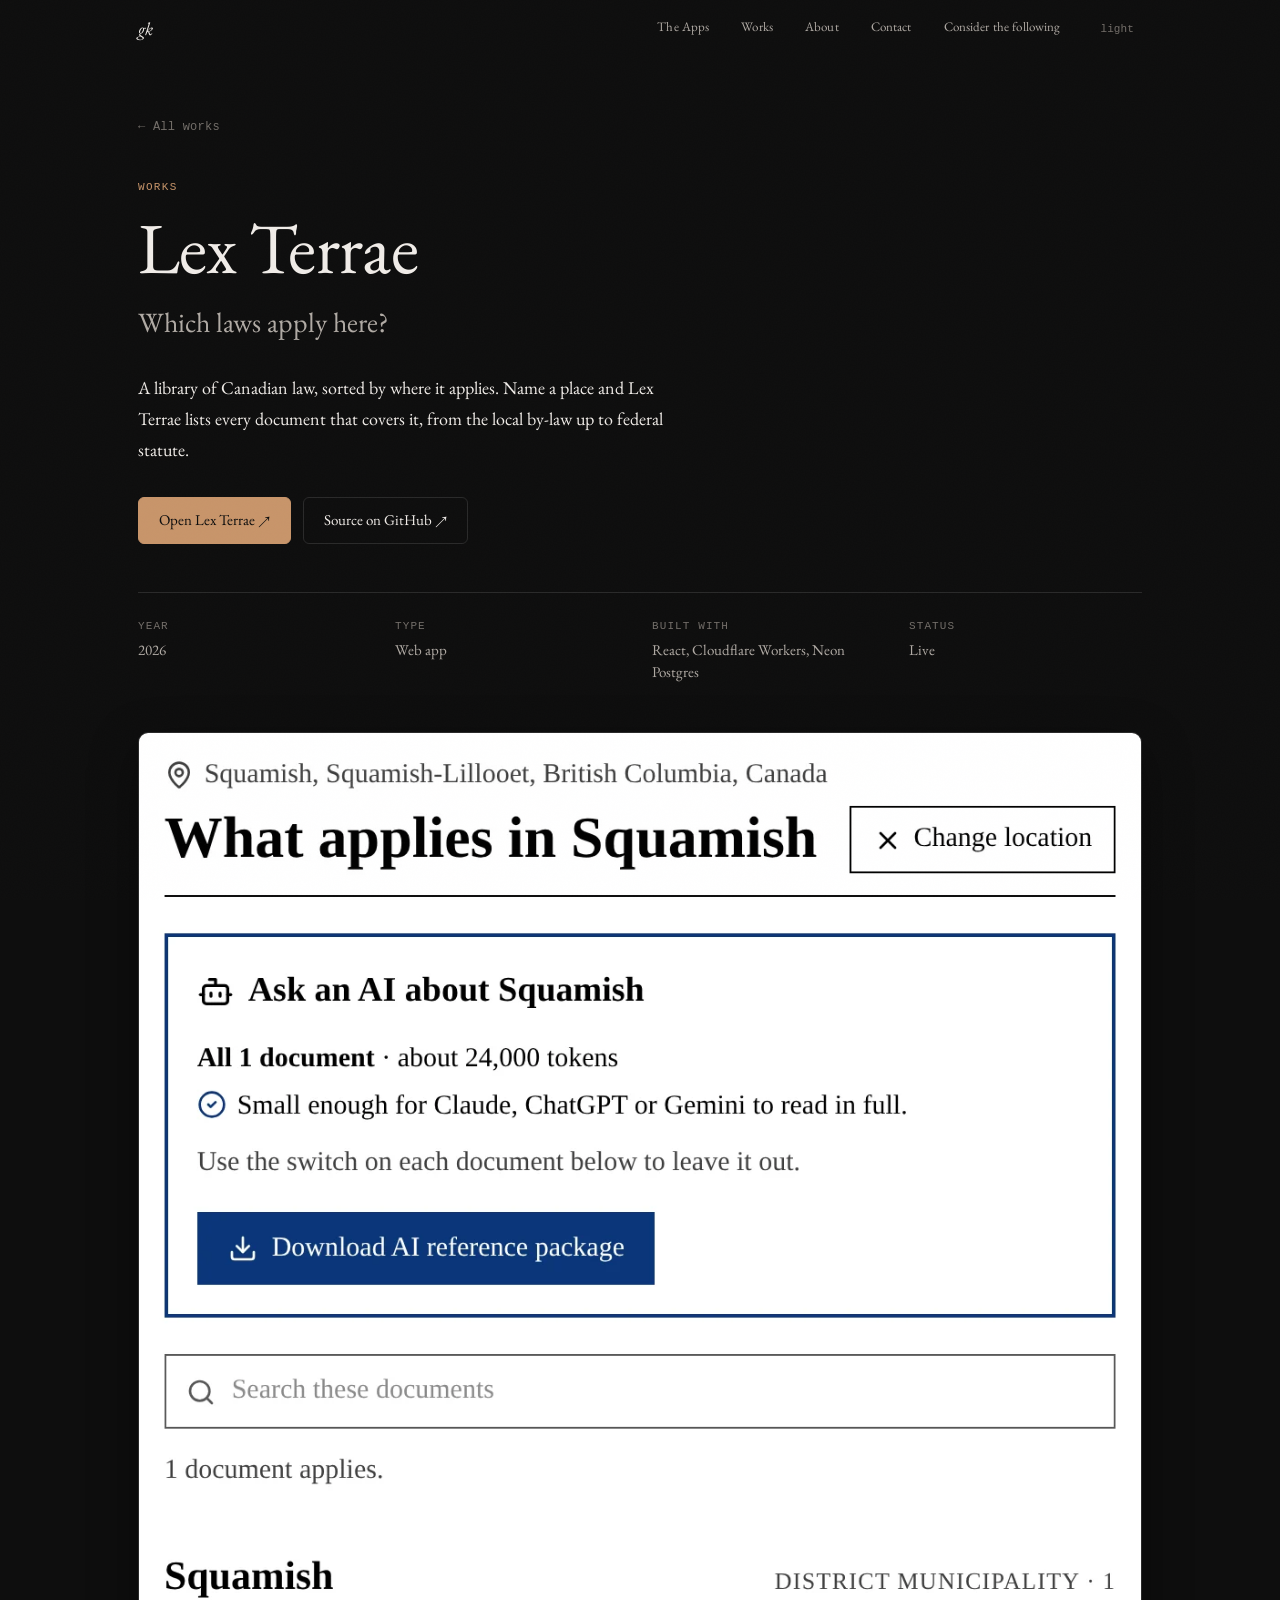
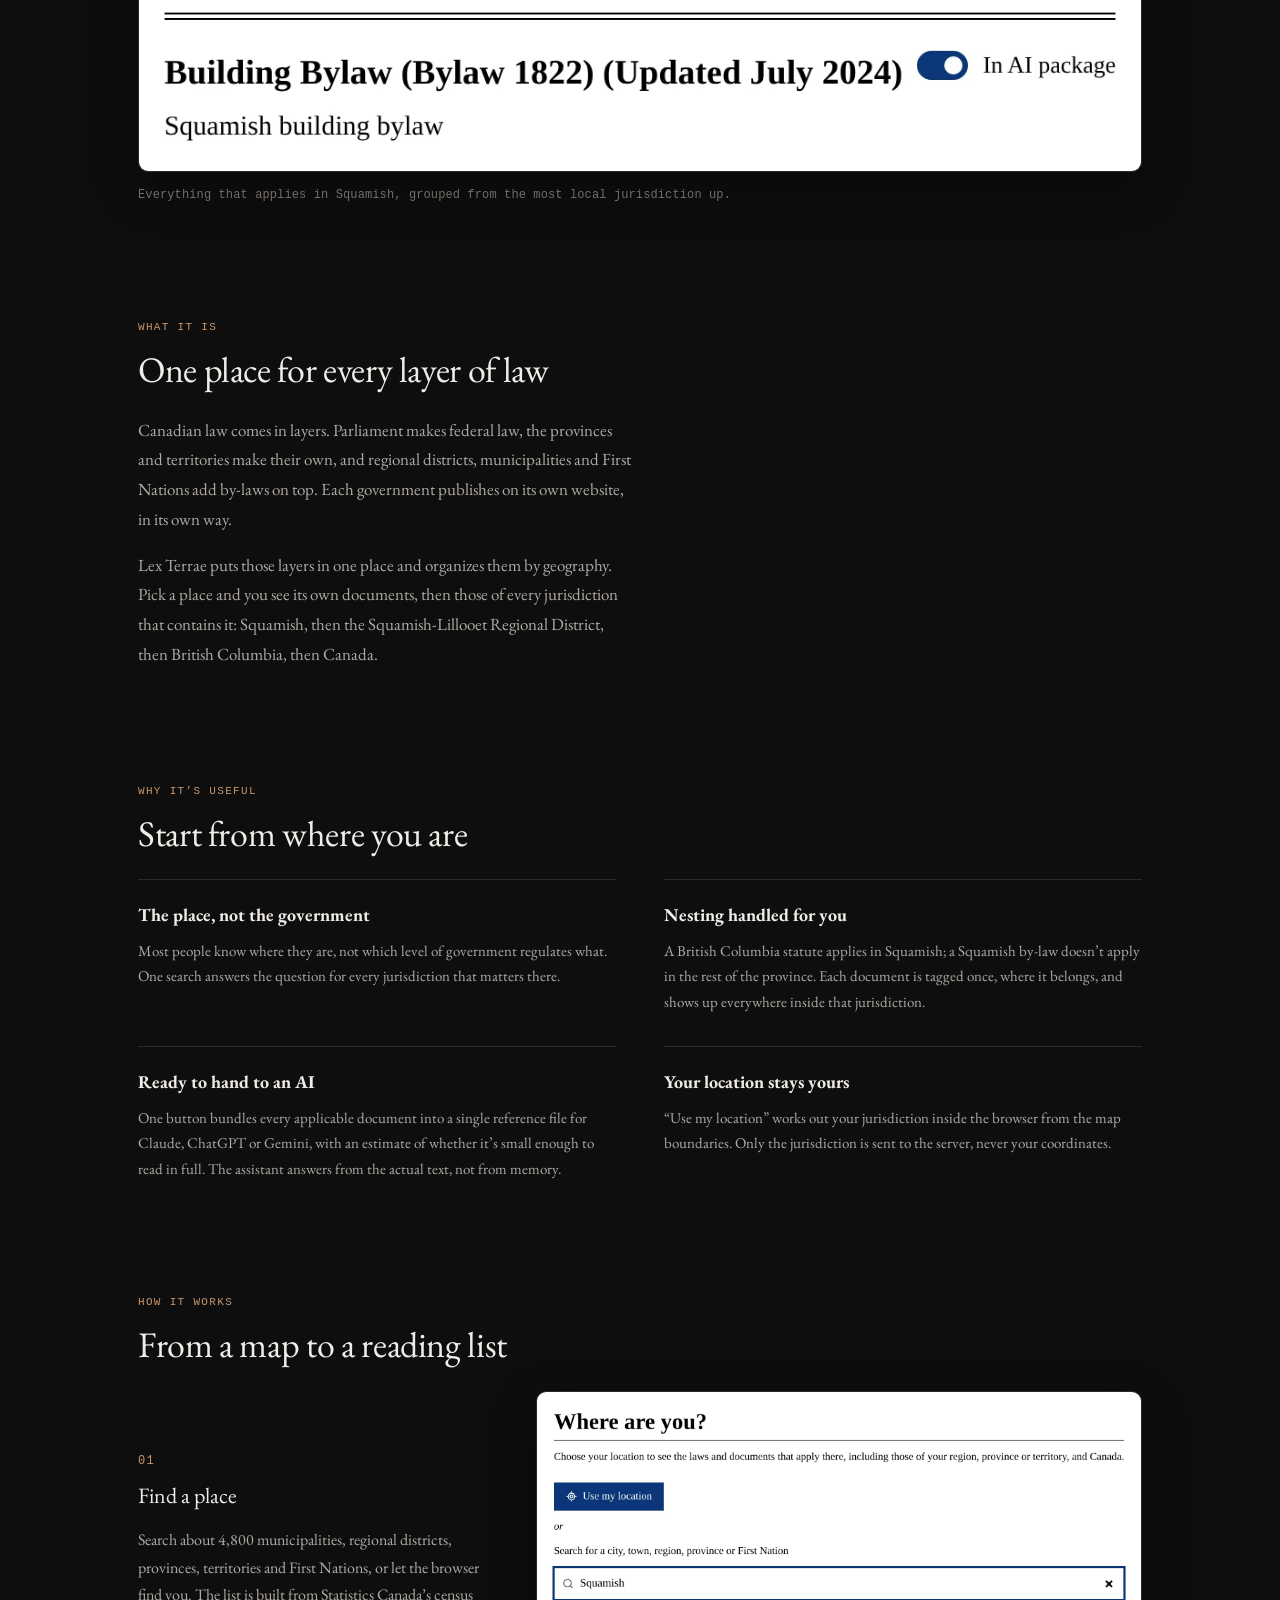
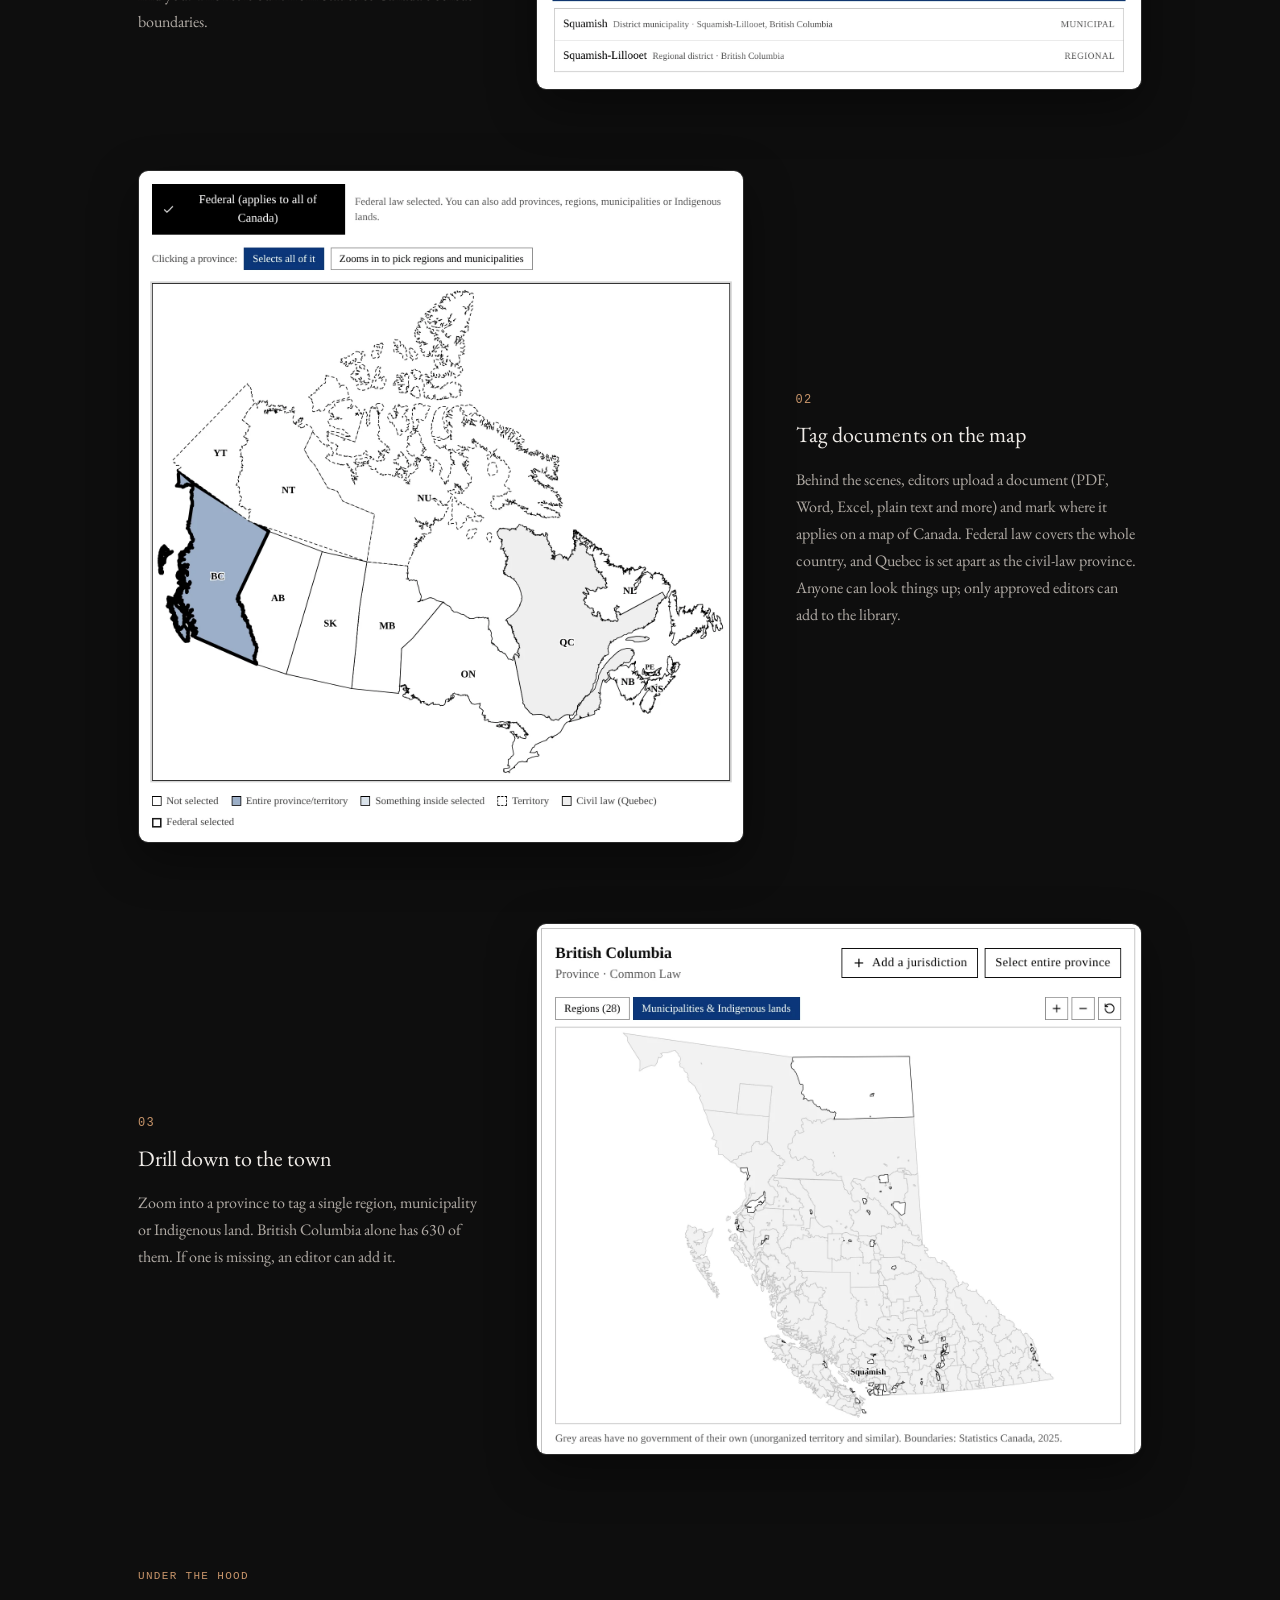
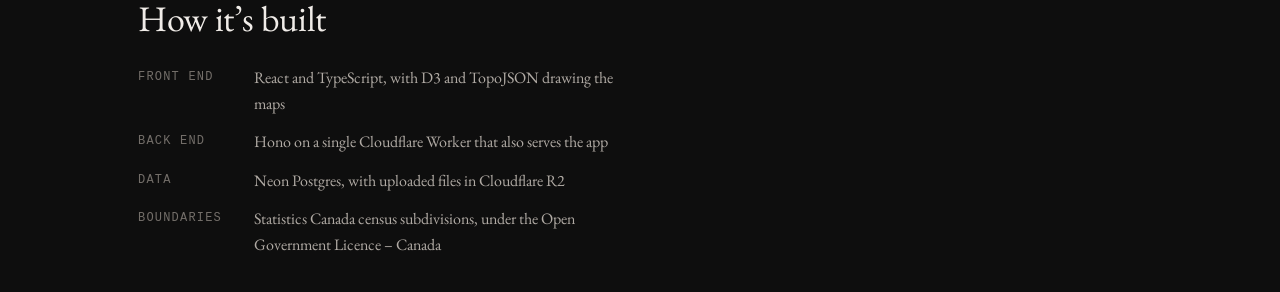
<file: works/lexterrae/index.html>
<!DOCTYPE html>
<html lang="en">
<head>
  <meta charset="UTF-8">
  <meta name="viewport" content="width=device-width, initial-scale=1.0">
  <title>Lex Terrae — gabriel k&eacute;roack</title>
  <meta name="description" content="Lex Terrae: Canadian law sorted by where it applies. Name a place and see every by-law, statute and regulation that covers it.">
  <meta name="theme-color" content="#0e0e0e">
  <link rel="icon" href="data:image/svg+xml,<svg xmlns=%22http://www.w3.org/2000/svg%22 viewBox=%220 0 100 100%22><text y=%22.9em%22 font-size=%2290%22>%E2%97%86</text></svg>">
  <link rel="preconnect" href="https://fonts.googleapis.com">
  <link rel="preconnect" href="https://fonts.gstatic.com" crossorigin>
  <link rel="stylesheet" href="https://fonts.googleapis.com/css2?family=EB+Garamond:ital,wght@0,400..800;1,400..800&display=swap">
  <link rel="stylesheet" href="/style.css">
  <link rel="stylesheet" href="/work.css">
</head>
<body>

  <a href="#main" class="skip-link">Skip to content</a>


  <nav class="nav" role="navigation" aria-label="Main">
    <div class="nav-inner">
      <a href="/" class="logo" aria-label="Home">gk</a>
      <div class="nav-links">
        <a href="https://apps.gabs.ventures">The Apps</a>
        <a href="/#works">Works</a>
        <a href="/#about">About</a>
        <a href="/#contact">Contact</a>
        <a href="https://dos.zone/microsoft-3d-pinball-space-cadet/" target="_blank" rel="noopener" class="consider-link">Consider the following</a>
        <button class="theme-toggle" id="theme-toggle" aria-label="Toggle light mode">light</button>
      </div>
    </div>
  </nav>

  <main id="main" class="work">
    <div class="container">

      <a href="/#works" class="work-back">&larr; All works</a>

      <header>
        <span class="section-label">Works</span>
        <h1 class="work-title">Lex Terrae</h1>
        <p class="work-tagline">Which laws apply here?</p>
        <p class="work-intro">A library of Canadian law, sorted by where it applies. Name a place and Lex Terrae lists every document that covers it, from the local by-law up to federal statute.</p>

        <div class="work-actions">
          <a href="https://lexterrae.lgkeroack.workers.dev" class="work-button primary" target="_blank" rel="noopener">Open Lex Terrae &nearr;</a>
          <a href="https://github.com/lgkeroack/lexterrae" class="work-button" target="_blank" rel="noopener">Source on GitHub &nearr;</a>
        </div>

        <dl class="work-facts">
          <div>
            <dt>Year</dt>
            <dd>2026</dd>
          </div>
          <div>
            <dt>Type</dt>
            <dd>Web app</dd>
          </div>
          <div>
            <dt>Built with</dt>
            <dd>React, Cloudflare Workers, Neon Postgres</dd>
          </div>
          <div>
            <dt>Status</dt>
            <dd>Live</dd>
          </div>
        </dl>
      </header>

      <figure class="shot reveal">
        <picture>
          <source media="(max-width: 768px)" srcset="/images/works/lexterrae/results-narrow.webp" width="1100" height="1140">
          <img src="/images/works/lexterrae/results.webp" width="2000" height="1094" alt="Lex Terrae showing what applies in Squamish, British Columbia: a panel for downloading an AI reference package, a search box, and the Squamish Building Bylaw listed under the district municipality.">
        </picture>
        <figcaption>Everything that applies in Squamish, grouped from the most local jurisdiction up.</figcaption>
      </figure>

      <section class="work-section work-prose" aria-labelledby="what-heading">
        <span class="section-label">What it is</span>
        <h2 id="what-heading" class="section-title reveal">One place for every layer of law</h2>
        <p>Canadian law comes in layers. Parliament makes federal law, the provinces and territories make their own, and regional districts, municipalities and First Nations add by-laws on top. Each government publishes on its own website, in its own way.</p>
        <p>Lex Terrae puts those layers in one place and organizes them by geography. Pick a place and you see its own documents, then those of every jurisdiction that contains it: Squamish, then the Squamish-Lillooet Regional District, then British Columbia, then Canada.</p>
      </section>

      <section class="work-section" aria-labelledby="why-heading">
        <span class="section-label">Why it&rsquo;s useful</span>
        <h2 id="why-heading" class="section-title reveal">Start from where you are</h2>
        <ul class="work-points">
          <li class="reveal">
            <h3>The place, not the government</h3>
            <p>Most people know where they are, not which level of government regulates what. One search answers the question for every jurisdiction that matters there.</p>
          </li>
          <li class="reveal">
            <h3>Nesting handled for you</h3>
            <p>A British Columbia statute applies in Squamish; a Squamish by-law doesn&rsquo;t apply in the rest of the province. Each document is tagged once, where it belongs, and shows up everywhere inside that jurisdiction.</p>
          </li>
          <li class="reveal">
            <h3>Ready to hand to an AI</h3>
            <p>One button bundles every applicable document into a single reference file for Claude, ChatGPT or Gemini, with an estimate of whether it&rsquo;s small enough to read in full. The assistant answers from the actual text, not from memory.</p>
          </li>
          <li class="reveal">
            <h3>Your location stays yours</h3>
            <p>&ldquo;Use my location&rdquo; works out your jurisdiction inside the browser from the map boundaries. Only the jurisdiction is sent to the server, never your coordinates.</p>
          </li>
        </ul>
      </section>

      <section class="work-section" aria-labelledby="how-heading">
        <span class="section-label">How it works</span>
        <h2 id="how-heading" class="section-title reveal">From a map to a reading list</h2>
        <ol class="work-steps">
          <li class="work-step">
            <div class="work-step-text">
              <span class="work-step-number">01</span>
              <h3>Find a place</h3>
              <p>Search about 4,800 municipalities, regional districts, provinces, territories and First Nations, or let the browser find you. The list is built from Statistics Canada&rsquo;s census boundaries.</p>
            </div>
            <figure class="shot reveal">
              <img src="/images/works/lexterrae/search.webp" width="1716" height="845" loading="lazy" alt="The Where are you? screen with a Use my location button and a search for Squamish returning the District of Squamish and the Squamish-Lillooet Regional District.">
            </figure>
          </li>
          <li class="work-step">
            <div class="work-step-text">
              <span class="work-step-number">02</span>
              <h3>Tag documents on the map</h3>
              <p>Behind the scenes, editors upload a document (PDF, Word, Excel, plain text and more) and mark where it applies on a map of Canada. Federal law covers the whole country, and Quebec is set apart as the civil-law province. Anyone can look things up; only approved editors can add to the library.</p>
            </div>
            <figure class="shot reveal">
              <img src="/images/works/lexterrae/map.webp" width="1500" height="1666" loading="lazy" alt="The editor's jurisdiction map of Canada with Federal and all of British Columbia selected, Quebec shaded as civil law, and a legend below.">
            </figure>
          </li>
          <li class="work-step">
            <div class="work-step-text">
              <span class="work-step-number">03</span>
              <h3>Drill down to the town</h3>
              <p>Zoom into a province to tag a single region, municipality or Indigenous land. British Columbia alone has 630 of them. If one is missing, an editor can add it.</p>
            </div>
            <figure class="shot reveal">
              <img src="/images/works/lexterrae/province.webp" width="1460" height="1280" loading="lazy" alt="A zoomed-in map of British Columbia showing municipal and Indigenous boundaries, with Squamish labelled as selected.">
            </figure>
          </li>
        </ol>
      </section>

      <section class="work-section" aria-labelledby="stack-heading">
        <span class="section-label">Under the hood</span>
        <h2 id="stack-heading" class="section-title reveal">How it&rsquo;s built</h2>
        <dl class="work-stack reveal">
          <dt>Front end</dt>
          <dd>React and TypeScript, with D3 and TopoJSON drawing the maps</dd>
          <dt>Back end</dt>
          <dd>Hono on a single Cloudflare Worker that also serves the app</dd>
          <dt>Data</dt>
          <dd>Neon Postgres, with uploaded files in Cloudflare R2</dd>
          <dt>Boundaries</dt>
          <dd>Statistics Canada census subdivisions, under the Open Government Licence &ndash; Canada</dd>
        </dl>
      </section>

      <div class="work-end">
        <a href="/#works">&larr; All works</a>
        <a href="https://lexterrae.lgkeroack.workers.dev" target="_blank" rel="noopener">Open Lex Terrae &nearr;</a>
      </div>

    </div>
  </main>

  <footer class="footer">
    <div class="container">
      <p>Built by hand. <a href="/privacy.html">Privacy</a> <span id="weather-status"></span></p>
      <p class="footer-legal">&copy; Gab's Ventures Limit&eacute;e. All rights reserved. This website and all associated works, content, and intellectual property are owned, protected, and operated by Gab's Ventures Limit&eacute;e. Unauthorized use, reproduction, or distribution of any materials on this site is strictly prohibited without prior written consent.</p>
    </div>
  </footer>

  <script src="/main.js?v=9"></script>
</body>
</html>
</file>
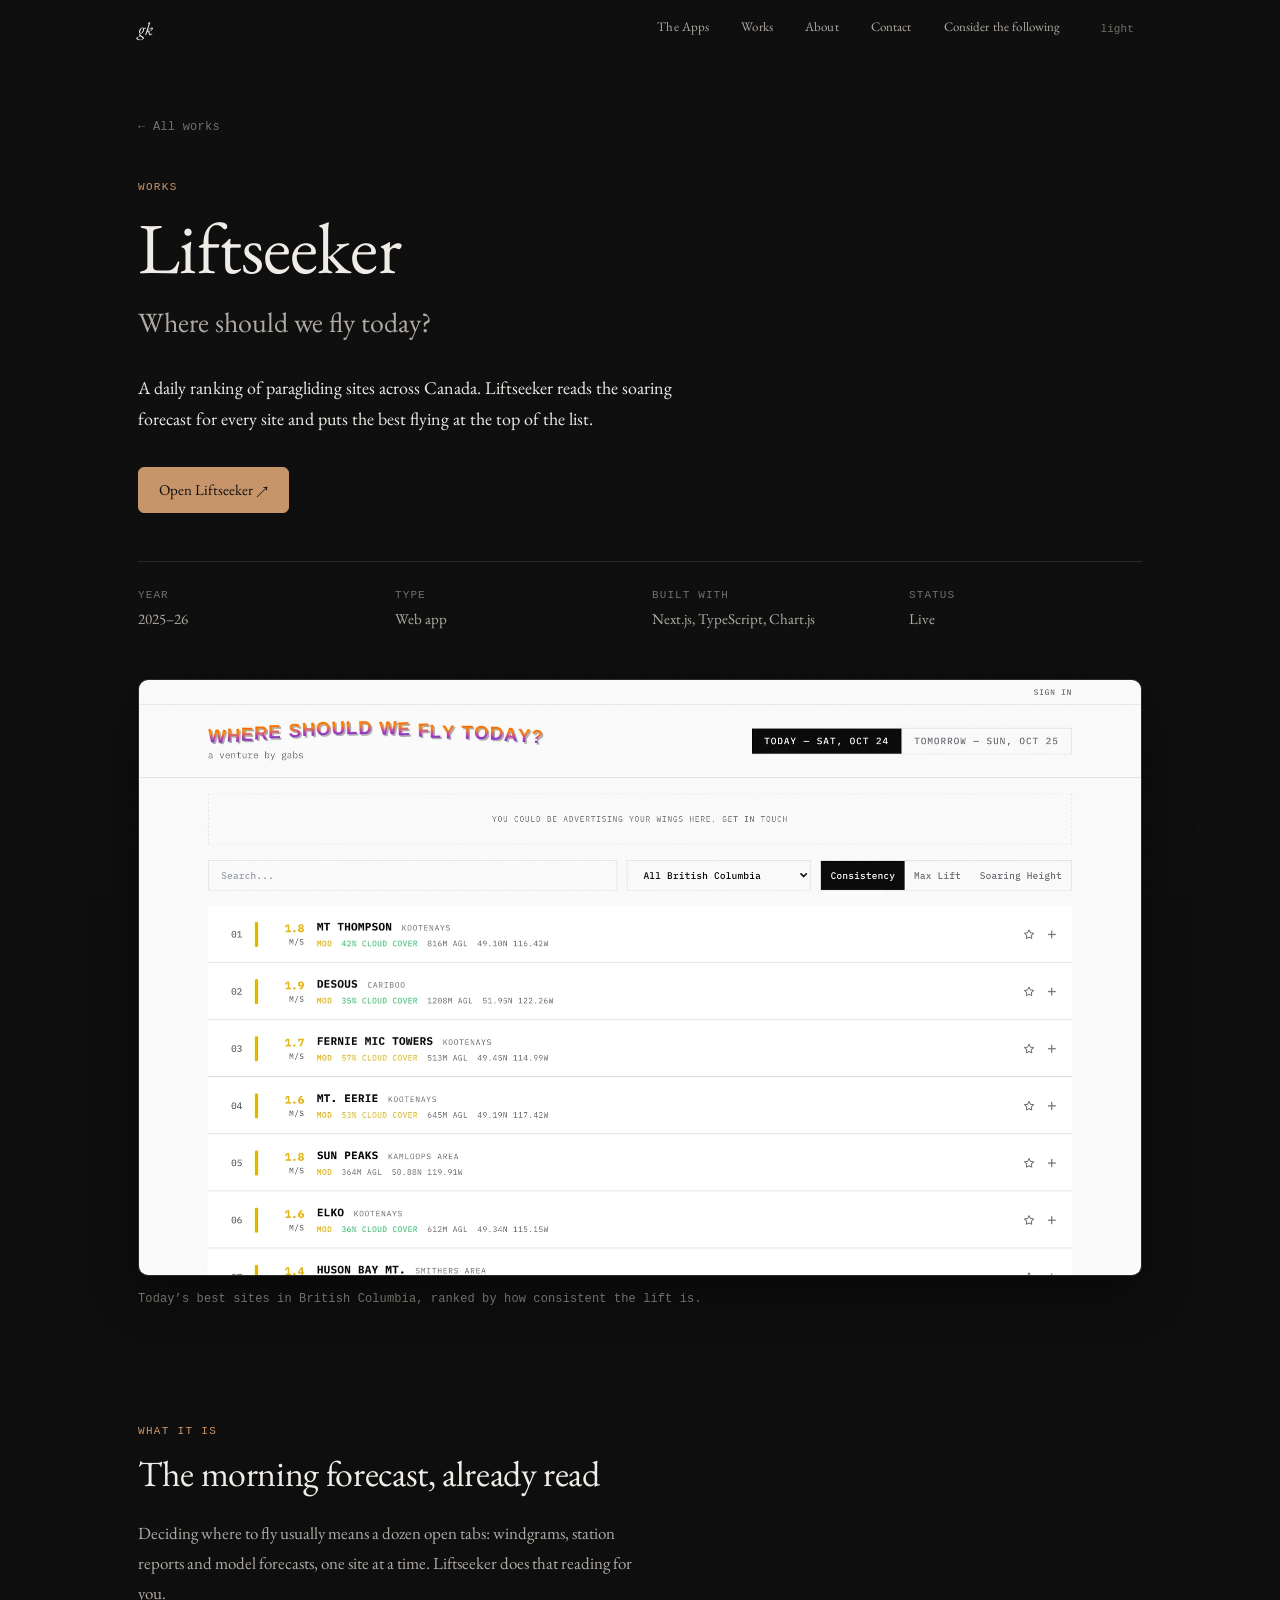
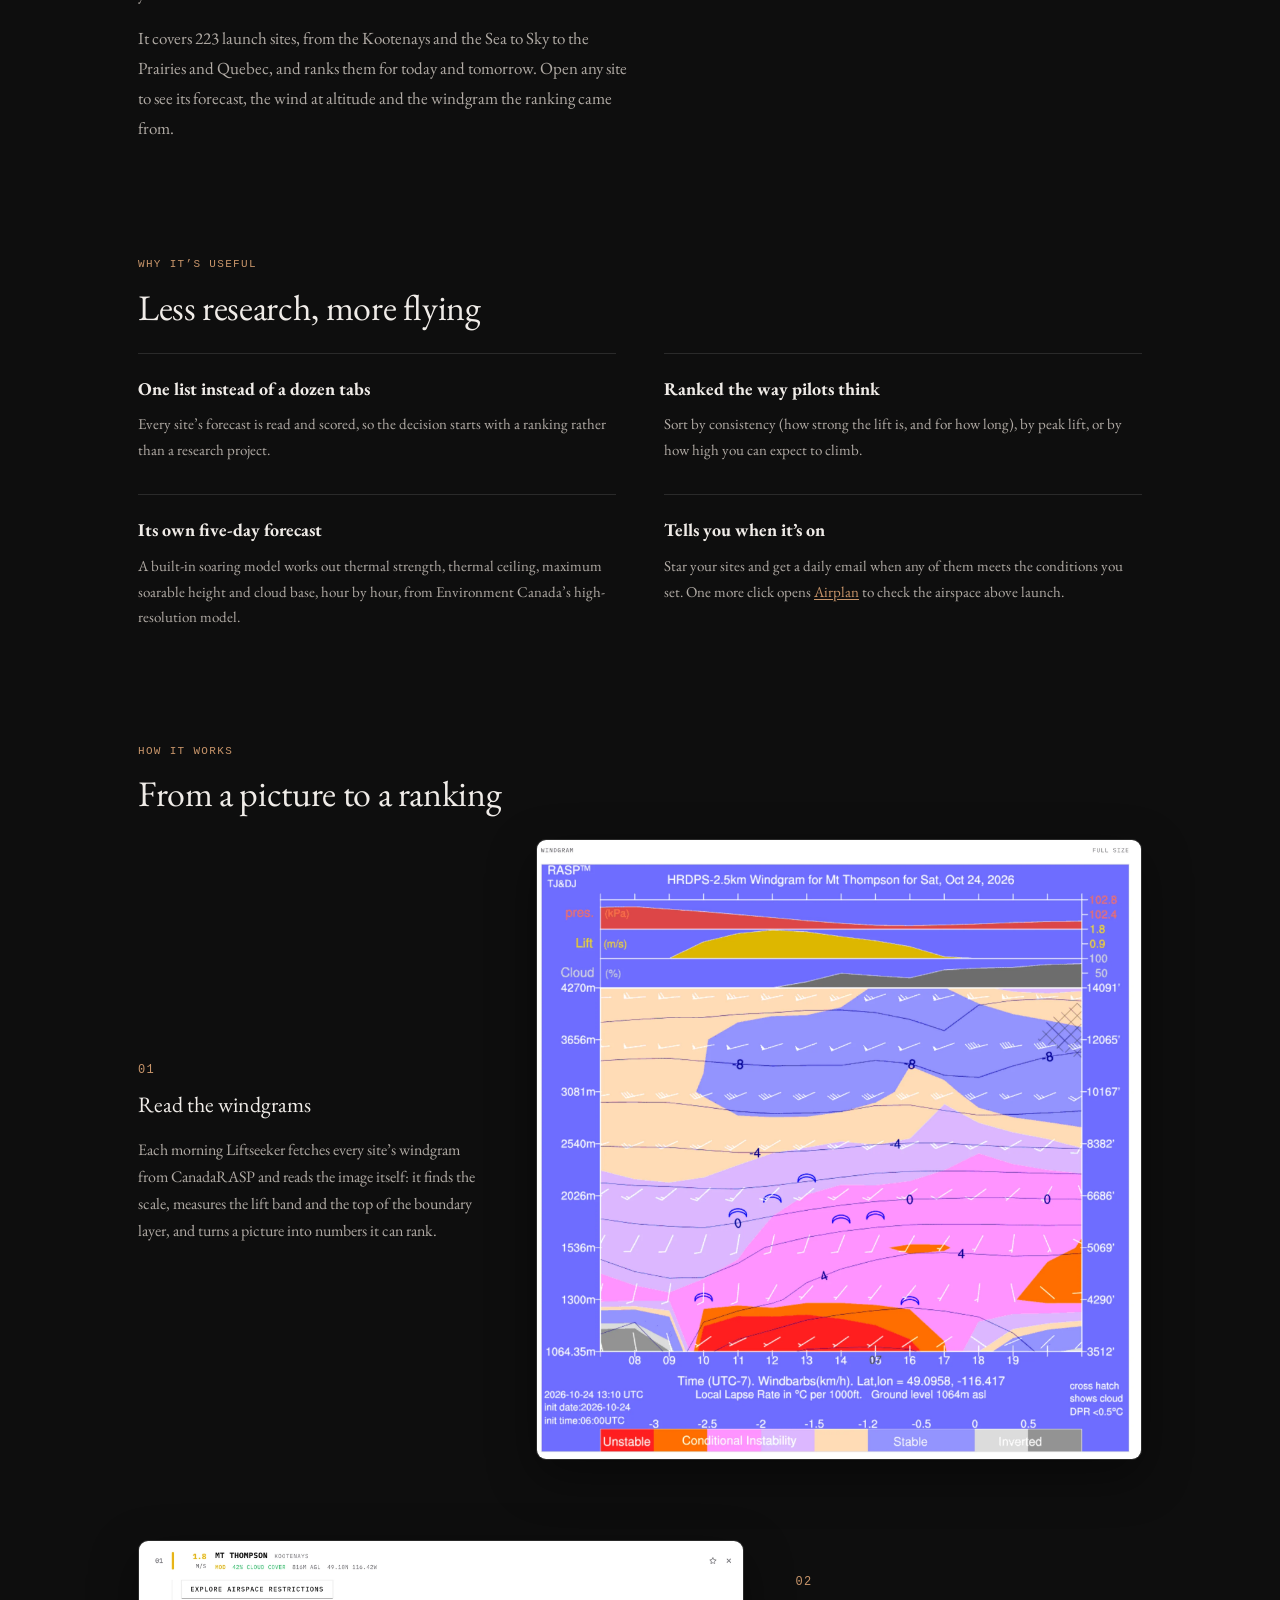
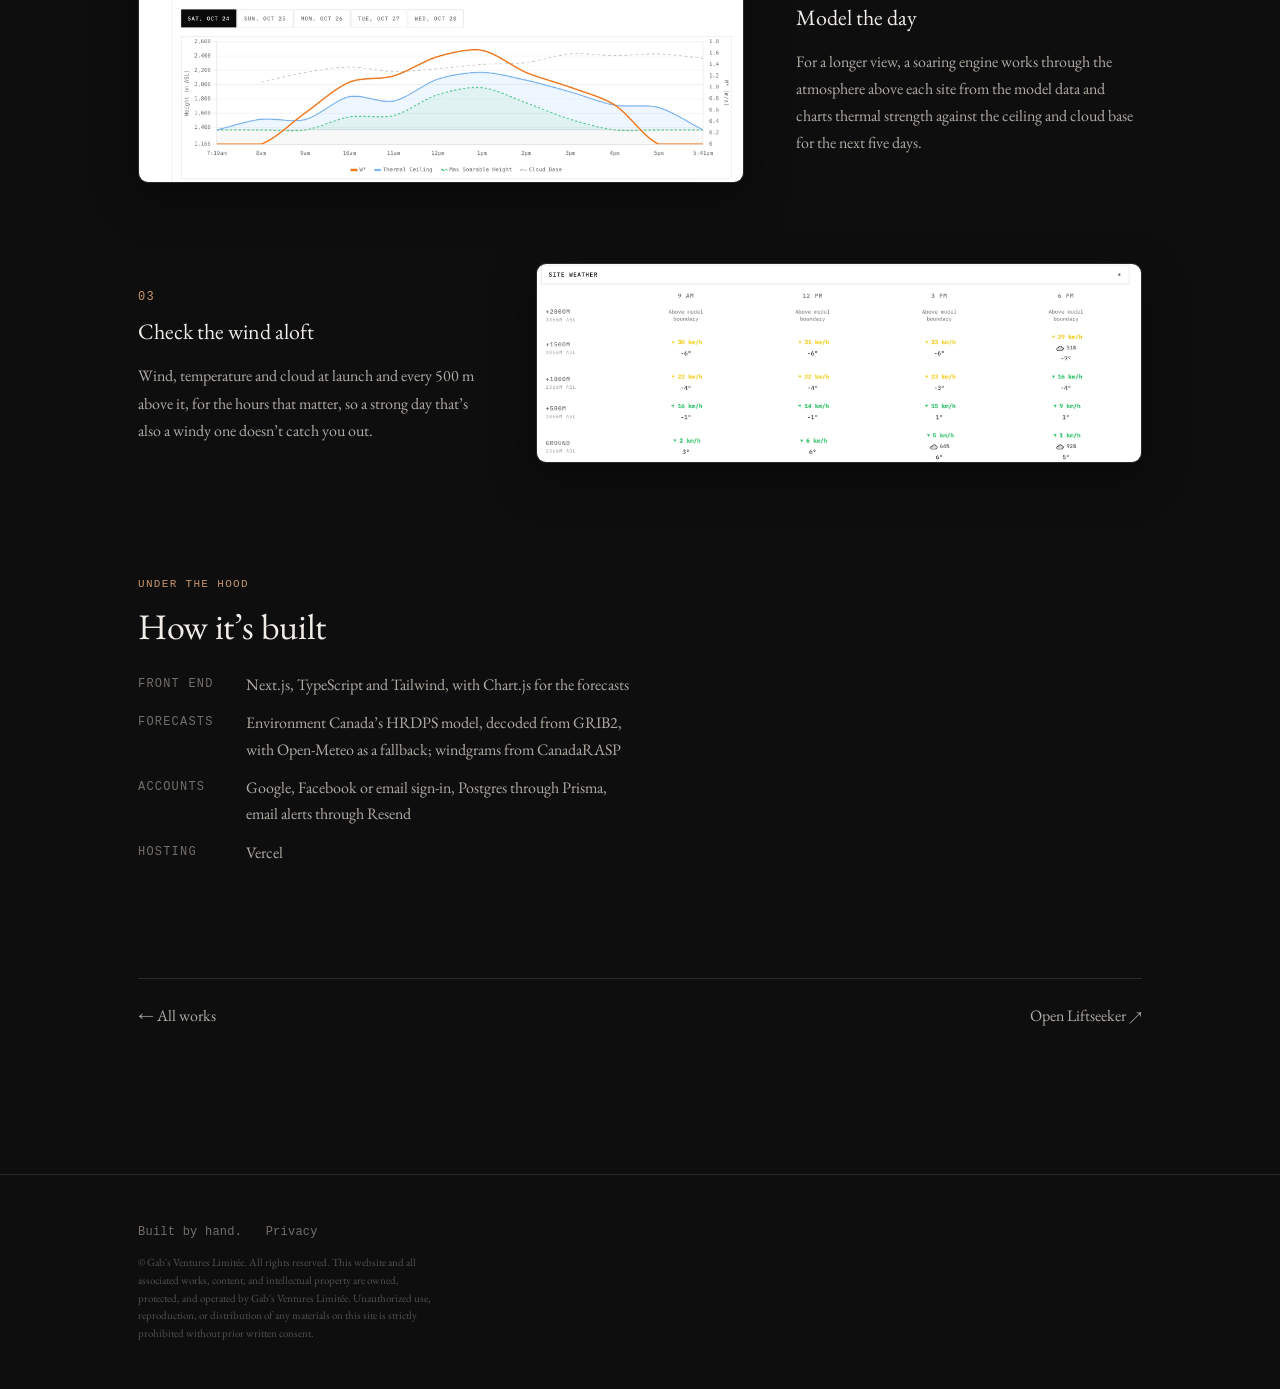
<file: works/liftseeker/index.html>
<!DOCTYPE html>
<html lang="en">
<head>
  <meta charset="UTF-8">
  <meta name="viewport" content="width=device-width, initial-scale=1.0">
  <title>Liftseeker — gabriel k&eacute;roack</title>
  <meta name="description" content="Liftseeker: a daily ranking of Canadian paragliding sites, built from the soaring forecast for each one.">
  <meta name="theme-color" content="#0e0e0e">
  <link rel="icon" href="data:image/svg+xml,<svg xmlns=%22http://www.w3.org/2000/svg%22 viewBox=%220 0 100 100%22><text y=%22.9em%22 font-size=%2290%22>%E2%97%86</text></svg>">
  <link rel="preconnect" href="https://fonts.googleapis.com">
  <link rel="preconnect" href="https://fonts.gstatic.com" crossorigin>
  <link rel="stylesheet" href="https://fonts.googleapis.com/css2?family=EB+Garamond:ital,wght@0,400..800;1,400..800&display=swap">
  <link rel="stylesheet" href="/style.css">
  <link rel="stylesheet" href="/work.css">
</head>
<body>

  <a href="#main" class="skip-link">Skip to content</a>


  <nav class="nav" role="navigation" aria-label="Main">
    <div class="nav-inner">
      <a href="/" class="logo" aria-label="Home">gk</a>
      <div class="nav-links">
        <a href="https://apps.gabs.ventures">The Apps</a>
        <a href="/#works">Works</a>
        <a href="/#about">About</a>
        <a href="/#contact">Contact</a>
        <a href="https://dos.zone/microsoft-3d-pinball-space-cadet/" target="_blank" rel="noopener" class="consider-link">Consider the following</a>
        <button class="theme-toggle" id="theme-toggle" aria-label="Toggle light mode">light</button>
      </div>
    </div>
  </nav>

  <main id="main" class="work">
    <div class="container">

      <a href="/#works" class="work-back">&larr; All works</a>

      <header>
        <span class="section-label">Works</span>
        <h1 class="work-title">Liftseeker</h1>
        <p class="work-tagline">Where should we fly today?</p>
        <p class="work-intro">A daily ranking of paragliding sites across Canada. Liftseeker reads the soaring forecast for every site and puts the best flying at the top of the list.</p>

        <div class="work-actions">
          <a href="https://liftseeker.vercel.app" class="work-button primary" target="_blank" rel="noopener">Open Liftseeker &nearr;</a>
        </div>

        <dl class="work-facts">
          <div>
            <dt>Year</dt>
            <dd>2025&ndash;26</dd>
          </div>
          <div>
            <dt>Type</dt>
            <dd>Web app</dd>
          </div>
          <div>
            <dt>Built with</dt>
            <dd>Next.js, TypeScript, Chart.js</dd>
          </div>
          <div>
            <dt>Status</dt>
            <dd>Live</dd>
          </div>
        </dl>
      </header>

      <figure class="shot reveal">
        <img src="/images/works/liftseeker/rankings.webp" width="2000" height="1188" alt="Liftseeker's ranked list of British Columbia paragliding sites for today, led by Mt Thompson, Desous and Fernie, each with expected lift in metres per second, cloud cover and soaring height.">
        <figcaption>Today&rsquo;s best sites in British Columbia, ranked by how consistent the lift is.</figcaption>
      </figure>

      <section class="work-section work-prose" aria-labelledby="what-heading">
        <span class="section-label">What it is</span>
        <h2 id="what-heading" class="section-title reveal">The morning forecast, already read</h2>
        <p>Deciding where to fly usually means a dozen open tabs: windgrams, station reports and model forecasts, one site at a time. Liftseeker does that reading for you.</p>
        <p>It covers 223 launch sites, from the Kootenays and the Sea to Sky to the Prairies and Quebec, and ranks them for today and tomorrow. Open any site to see its forecast, the wind at altitude and the windgram the ranking came from.</p>
      </section>

      <section class="work-section" aria-labelledby="why-heading">
        <span class="section-label">Why it&rsquo;s useful</span>
        <h2 id="why-heading" class="section-title reveal">Less research, more flying</h2>
        <ul class="work-points">
          <li class="reveal">
            <h3>One list instead of a dozen tabs</h3>
            <p>Every site&rsquo;s forecast is read and scored, so the decision starts with a ranking rather than a research project.</p>
          </li>
          <li class="reveal">
            <h3>Ranked the way pilots think</h3>
            <p>Sort by consistency (how strong the lift is, and for how long), by peak lift, or by how high you can expect to climb.</p>
          </li>
          <li class="reveal">
            <h3>Its own five-day forecast</h3>
            <p>A built-in soaring model works out thermal strength, thermal ceiling, maximum soarable height and cloud base, hour by hour, from Environment Canada&rsquo;s high-resolution model.</p>
          </li>
          <li class="reveal">
            <h3>Tells you when it&rsquo;s on</h3>
            <p>Star your sites and get a daily email when any of them meets the conditions you set. One more click opens <a href="/works/airplan/">Airplan</a> to check the airspace above launch.</p>
          </li>
        </ul>
      </section>

      <section class="work-section" aria-labelledby="how-heading">
        <span class="section-label">How it works</span>
        <h2 id="how-heading" class="section-title reveal">From a picture to a ranking</h2>
        <ol class="work-steps">
          <li class="work-step">
            <div class="work-step-text">
              <span class="work-step-number">01</span>
              <h3>Read the windgrams</h3>
              <p>Each morning Liftseeker fetches every site&rsquo;s windgram from CanadaRASP and reads the image itself: it finds the scale, measures the lift band and the top of the boundary layer, and turns a picture into numbers it can rank.</p>
            </div>
            <figure class="shot reveal">
              <img src="/images/works/liftseeker/windgram.webp" width="2000" height="2050" loading="lazy" alt="A CanadaRASP windgram for Mt Thompson showing pressure, lift strength, cloud cover and colour-coded atmospheric stability by altitude through the day.">
            </figure>
          </li>
          <li class="work-step">
            <div class="work-step-text">
              <span class="work-step-number">02</span>
              <h3>Model the day</h3>
              <p>For a longer view, a soaring engine works through the atmosphere above each site from the model data and charts thermal strength against the ceiling and cloud base for the next five days.</p>
            </div>
            <figure class="shot reveal">
              <img src="/images/works/liftseeker/forecast.webp" width="2000" height="797" loading="lazy" alt="Liftseeker's hourly soaring forecast chart for Mt Thompson with day tabs, plotting thermal strength, thermal ceiling, maximum soarable height and cloud base.">
            </figure>
          </li>
          <li class="work-step">
            <div class="work-step-text">
              <span class="work-step-number">03</span>
              <h3>Check the wind aloft</h3>
              <p>Wind, temperature and cloud at launch and every 500&nbsp;m above it, for the hours that matter, so a strong day that&rsquo;s also a windy one doesn&rsquo;t catch you out.</p>
            </div>
            <figure class="shot reveal">
              <img src="/images/works/liftseeker/weather.webp" width="2000" height="653" loading="lazy" alt="A table of wind speed and temperature at ground level and 500, 1,000, 1,500 and 2,000 metres above it, at 9 am, noon, 3 pm and 6 pm.">
            </figure>
          </li>
        </ol>
      </section>

      <section class="work-section" aria-labelledby="stack-heading">
        <span class="section-label">Under the hood</span>
        <h2 id="stack-heading" class="section-title reveal">How it&rsquo;s built</h2>
        <dl class="work-stack reveal">
          <dt>Front end</dt>
          <dd>Next.js, TypeScript and Tailwind, with Chart.js for the forecasts</dd>
          <dt>Forecasts</dt>
          <dd>Environment Canada&rsquo;s HRDPS model, decoded from GRIB2, with Open-Meteo as a fallback; windgrams from CanadaRASP</dd>
          <dt>Accounts</dt>
          <dd>Google, Facebook or email sign-in, Postgres through Prisma, email alerts through Resend</dd>
          <dt>Hosting</dt>
          <dd>Vercel</dd>
        </dl>
      </section>

      <div class="work-end">
        <a href="/#works">&larr; All works</a>
        <a href="https://liftseeker.vercel.app" target="_blank" rel="noopener">Open Liftseeker &nearr;</a>
      </div>

    </div>
  </main>

  <footer class="footer">
    <div class="container">
      <p>Built by hand. <a href="/privacy.html">Privacy</a> <span id="weather-status"></span></p>
      <p class="footer-legal">&copy; Gab's Ventures Limit&eacute;e. All rights reserved. This website and all associated works, content, and intellectual property are owned, protected, and operated by Gab's Ventures Limit&eacute;e. Unauthorized use, reproduction, or distribution of any materials on this site is strictly prohibited without prior written consent.</p>
    </div>
  </footer>

  <script src="/main.js?v=9"></script>
</body>
</html>
</file>
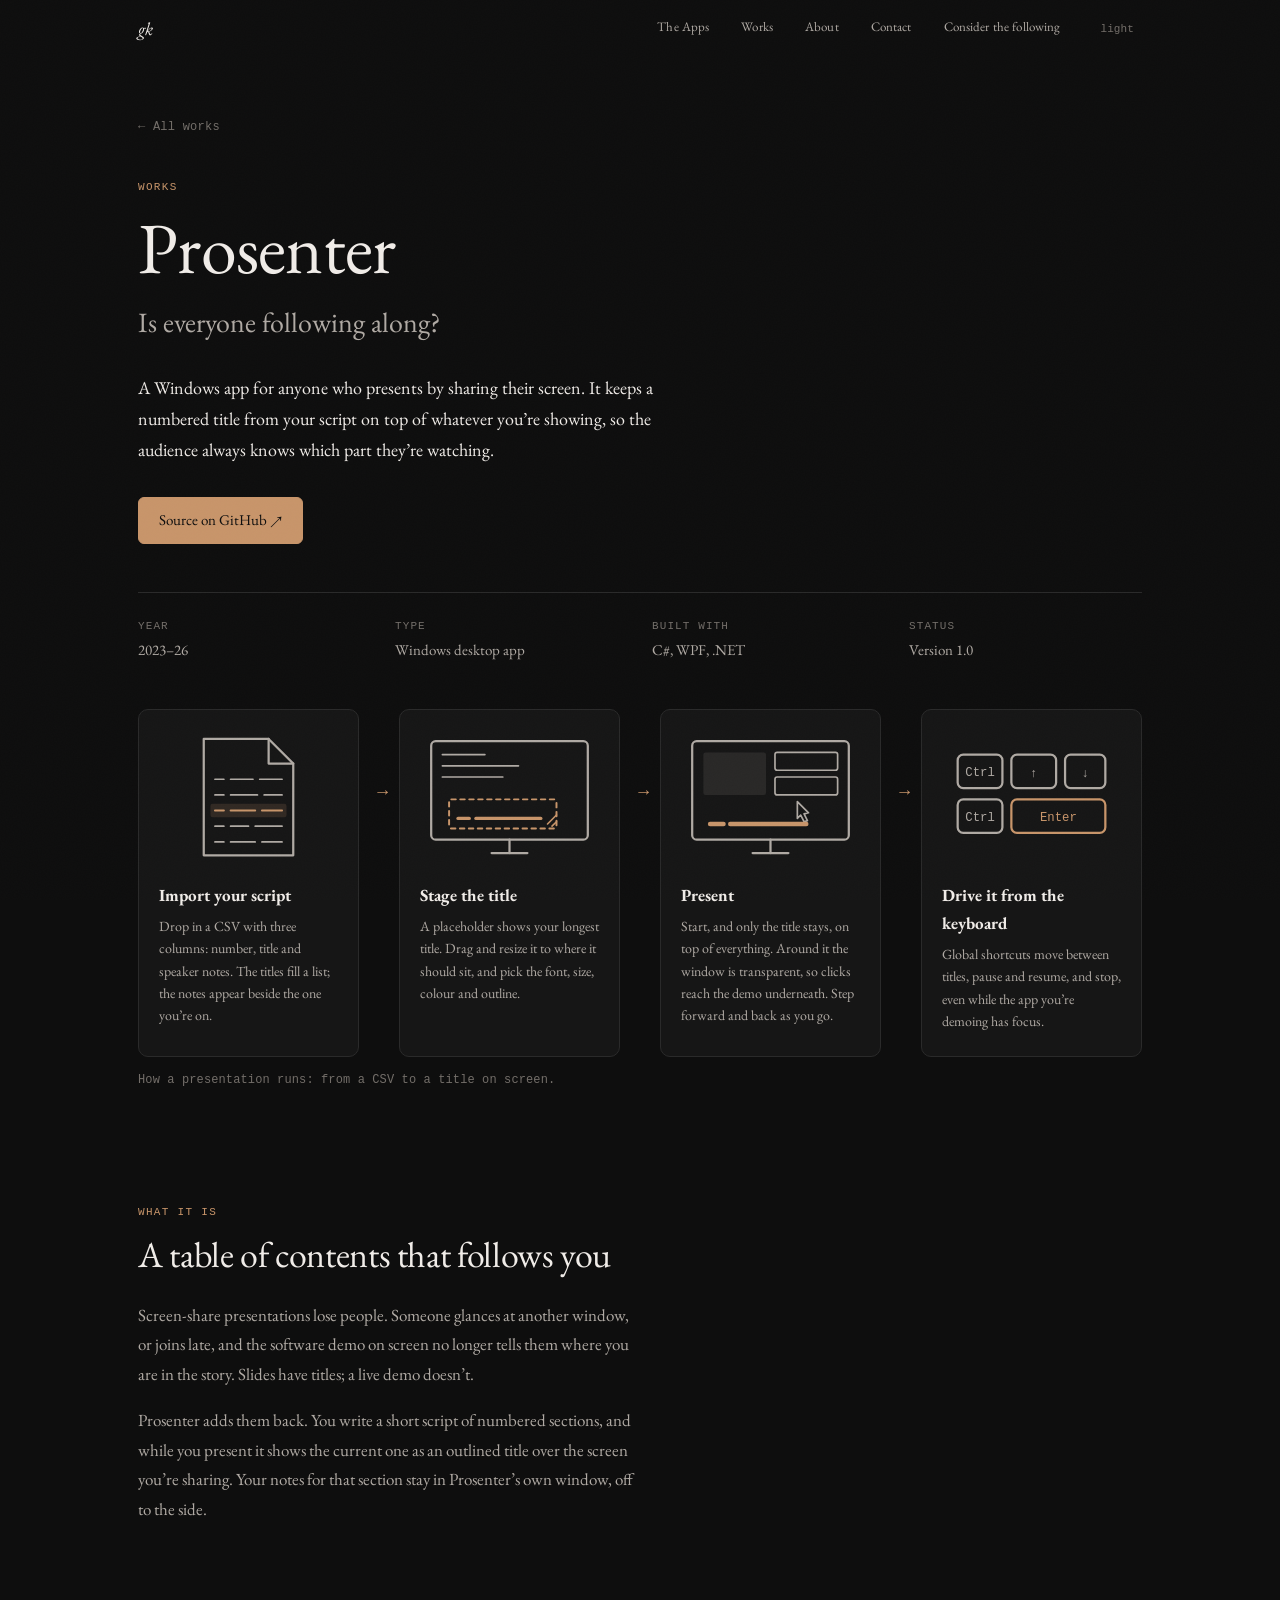
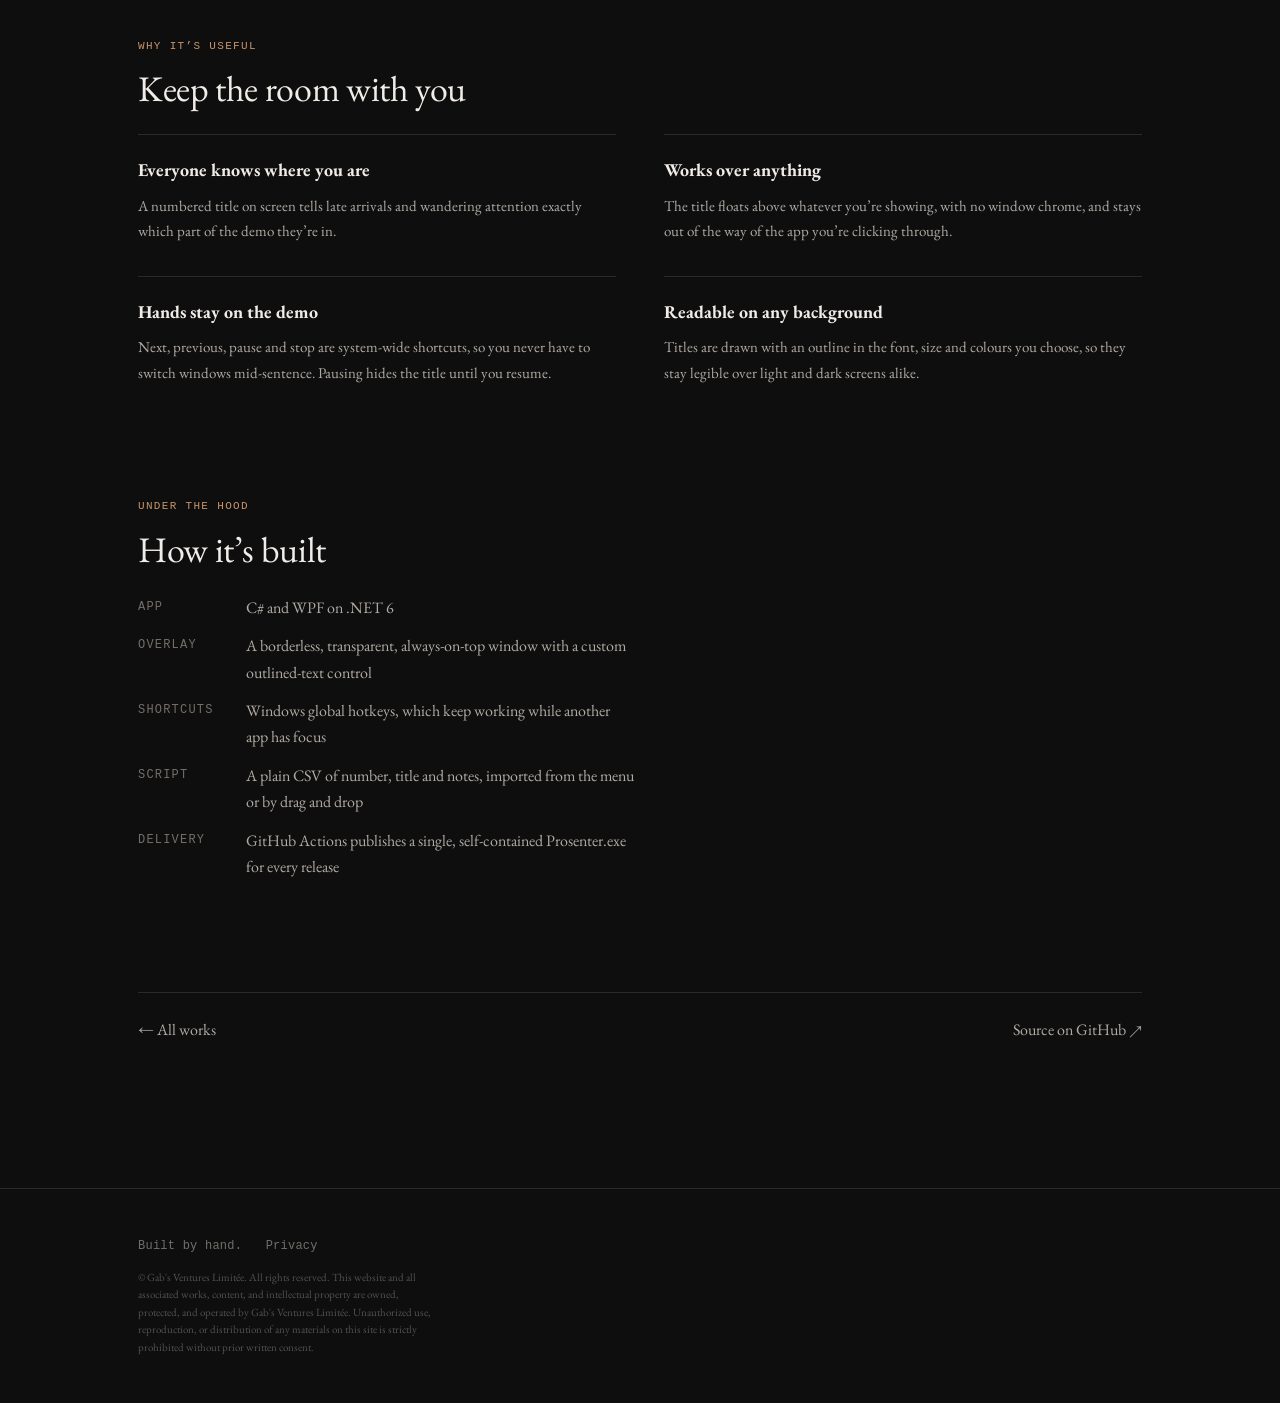
<file: works/prosenter/index.html>
<!DOCTYPE html>
<html lang="en">
<head>
  <meta charset="UTF-8">
  <meta name="viewport" content="width=device-width, initial-scale=1.0">
  <title>Prosenter — gabriel k&eacute;roack</title>
  <meta name="description" content="Prosenter: a Windows app that keeps a numbered title on screen while you share it, so your audience always knows which part of the demo they're watching.">
  <meta name="theme-color" content="#0e0e0e">
  <link rel="icon" href="data:image/svg+xml,<svg xmlns=%22http://www.w3.org/2000/svg%22 viewBox=%220 0 100 100%22><text y=%22.9em%22 font-size=%2290%22>%E2%97%86</text></svg>">
  <link rel="preconnect" href="https://fonts.googleapis.com">
  <link rel="preconnect" href="https://fonts.gstatic.com" crossorigin>
  <link rel="stylesheet" href="https://fonts.googleapis.com/css2?family=EB+Garamond:ital,wght@0,400..800;1,400..800&display=swap">
  <link rel="stylesheet" href="/style.css">
  <link rel="stylesheet" href="/work.css">
</head>
<body>

  <a href="#main" class="skip-link">Skip to content</a>


  <nav class="nav" role="navigation" aria-label="Main">
    <div class="nav-inner">
      <a href="/" class="logo" aria-label="Home">gk</a>
      <div class="nav-links">
        <a href="https://apps.gabs.ventures">The Apps</a>
        <a href="/#works">Works</a>
        <a href="/#about">About</a>
        <a href="/#contact">Contact</a>
        <a href="https://dos.zone/microsoft-3d-pinball-space-cadet/" target="_blank" rel="noopener" class="consider-link">Consider the following</a>
        <button class="theme-toggle" id="theme-toggle" aria-label="Toggle light mode">light</button>
      </div>
    </div>
  </nav>

  <main id="main" class="work">
    <div class="container">

      <a href="/#works" class="work-back">&larr; All works</a>

      <header>
        <span class="section-label">Works</span>
        <h1 class="work-title">Prosenter</h1>
        <p class="work-tagline">Is everyone following along?</p>
        <p class="work-intro">A Windows app for anyone who presents by sharing their screen. It keeps a numbered title from your script on top of whatever you&rsquo;re showing, so the audience always knows which part they&rsquo;re watching.</p>

        <div class="work-actions">
          <a href="https://github.com/lgkeroack/prosenter" class="work-button primary" target="_blank" rel="noopener">Source on GitHub &nearr;</a>
        </div>

        <dl class="work-facts">
          <div>
            <dt>Year</dt>
            <dd>2023&ndash;26</dd>
          </div>
          <div>
            <dt>Type</dt>
            <dd>Windows desktop app</dd>
          </div>
          <div>
            <dt>Built with</dt>
            <dd>C#, WPF, .NET</dd>
          </div>
          <div>
            <dt>Status</dt>
            <dd>Version 1.0</dd>
          </div>
        </dl>
      </header>

      <div class="reveal">
        <ol class="work-flow" aria-label="How a presentation runs in Prosenter">
          <li>
            <svg viewBox="0 0 160 120" fill="none" stroke="currentColor" stroke-width="2" stroke-linecap="round" stroke-linejoin="round" aria-hidden="true">
              <path d="M40 8h58l22 22v82H40z"/>
              <path d="M98 8v22h22"/>
              <g stroke-width="1.5">
                <line x1="50" y1="44" x2="58" y2="44"/>
                <line x1="64" y1="44" x2="84" y2="44"/>
                <line x1="90" y1="44" x2="110" y2="44"/>
                <line x1="50" y1="58" x2="58" y2="58"/>
                <line x1="64" y1="58" x2="88" y2="58"/>
                <line x1="94" y1="58" x2="110" y2="58"/>
                <line x1="50" y1="86" x2="58" y2="86"/>
                <line x1="64" y1="86" x2="80" y2="86"/>
                <line x1="86" y1="86" x2="110" y2="86"/>
                <line x1="50" y1="100" x2="58" y2="100"/>
                <line x1="64" y1="100" x2="86" y2="100"/>
                <line x1="92" y1="100" x2="110" y2="100"/>
              </g>
              <g class="accent">
                <rect x="46" y="66" width="68" height="12" rx="2" fill="currentColor" fill-opacity="0.15" stroke="none"/>
                <line x1="50" y1="72" x2="58" y2="72" stroke-width="1.75"/>
                <line x1="64" y1="72" x2="86" y2="72" stroke-width="1.75"/>
                <line x1="92" y1="72" x2="110" y2="72" stroke-width="1.75"/>
              </g>
            </svg>
            <h3>Import your script</h3>
            <p>Drop in a CSV with three columns: number, title and speaker notes. The titles fill a list; the notes appear beside the one you&rsquo;re on.</p>
          </li>
          <li>
            <svg viewBox="0 0 160 120" fill="none" stroke="currentColor" stroke-width="2" stroke-linecap="round" stroke-linejoin="round" aria-hidden="true">
              <rect x="10" y="10" width="140" height="88" rx="4"/>
              <line x1="64" y1="110" x2="96" y2="110"/>
              <line x1="80" y1="98" x2="80" y2="110"/>
              <g class="accent">
                <rect x="26" y="62" width="96" height="26" rx="2" stroke-dasharray="4 4" stroke-width="1.75"/>
                <line x1="34" y1="79" x2="44" y2="79" stroke-width="3"/>
                <line x1="50" y1="79" x2="108" y2="79" stroke-width="3"/>
                <path d="M114 84l8-8M118 86l4-4" stroke-width="1.5"/>
              </g>
              <g stroke-width="1.5">
                <line x1="20" y1="22" x2="58" y2="22"/>
                <line x1="20" y1="32" x2="88" y2="32"/>
                <line x1="20" y1="42" x2="74" y2="42"/>
              </g>
            </svg>
            <h3>Stage the title</h3>
            <p>A placeholder shows your longest title. Drag and resize it to where it should sit, and pick the font, size, colour and outline.</p>
          </li>
          <li>
            <svg viewBox="0 0 160 120" fill="none" stroke="currentColor" stroke-width="2" stroke-linecap="round" stroke-linejoin="round" aria-hidden="true">
              <rect x="10" y="10" width="140" height="88" rx="4"/>
              <line x1="64" y1="110" x2="96" y2="110"/>
              <line x1="80" y1="98" x2="80" y2="110"/>
              <rect x="20" y="20" width="56" height="38" rx="2" fill="currentColor" fill-opacity="0.12" stroke="none"/>
              <rect x="84" y="20" width="56" height="16" rx="2" stroke-width="1.5"/>
              <rect x="84" y="42" width="56" height="16" rx="2" stroke-width="1.5"/>
              <path d="M104 64l10 10-4 1 3 6-3 1-3-6-3 3z" stroke-width="1.5"/>
              <g class="accent">
                <line x1="26" y1="84" x2="38" y2="84" stroke-width="4"/>
                <line x1="44" y1="84" x2="112" y2="84" stroke-width="4"/>
              </g>
            </svg>
            <h3>Present</h3>
            <p>Start, and only the title stays, on top of everything. Around it the window is transparent, so clicks reach the demo underneath. Step forward and back as you go.</p>
          </li>
          <li>
            <svg viewBox="0 0 160 120" fill="none" stroke="currentColor" stroke-width="2" stroke-linecap="round" stroke-linejoin="round" aria-hidden="true">
              <rect x="14" y="22" width="40" height="30" rx="5"/>
              <rect x="62" y="22" width="40" height="30" rx="5"/>
              <rect x="110" y="22" width="36" height="30" rx="5"/>
              <rect x="14" y="62" width="40" height="30" rx="5"/>
              <rect class="accent" x="62" y="62" width="84" height="30" rx="5"/>
              <g fill="currentColor" stroke="none" font-family="ui-monospace, Menlo, Consolas, monospace" font-size="11" text-anchor="middle">
                <text x="34" y="41">Ctrl</text>
                <text x="82" y="42">&#8593;</text>
                <text x="128" y="42">&#8595;</text>
                <text x="34" y="81">Ctrl</text>
                <text class="accent" x="104" y="81">Enter</text>
              </g>
            </svg>
            <h3>Drive it from the keyboard</h3>
            <p>Global shortcuts move between titles, pause and resume, and stop, even while the app you&rsquo;re demoing has focus.</p>
          </li>
        </ol>
        <p class="work-flow-caption">How a presentation runs: from a CSV to a title on screen.</p>
      </div>

      <section class="work-section work-prose" aria-labelledby="what-heading">
        <span class="section-label">What it is</span>
        <h2 id="what-heading" class="section-title reveal">A table of contents that follows you</h2>
        <p>Screen-share presentations lose people. Someone glances at another window, or joins late, and the software demo on screen no longer tells them where you are in the story. Slides have titles; a live demo doesn&rsquo;t.</p>
        <p>Prosenter adds them back. You write a short script of numbered sections, and while you present it shows the current one as an outlined title over the screen you&rsquo;re sharing. Your notes for that section stay in Prosenter&rsquo;s own window, off to the side.</p>
      </section>

      <section class="work-section" aria-labelledby="why-heading">
        <span class="section-label">Why it&rsquo;s useful</span>
        <h2 id="why-heading" class="section-title reveal">Keep the room with you</h2>
        <ul class="work-points">
          <li class="reveal">
            <h3>Everyone knows where you are</h3>
            <p>A numbered title on screen tells late arrivals and wandering attention exactly which part of the demo they&rsquo;re in.</p>
          </li>
          <li class="reveal">
            <h3>Works over anything</h3>
            <p>The title floats above whatever you&rsquo;re showing, with no window chrome, and stays out of the way of the app you&rsquo;re clicking through.</p>
          </li>
          <li class="reveal">
            <h3>Hands stay on the demo</h3>
            <p>Next, previous, pause and stop are system-wide shortcuts, so you never have to switch windows mid-sentence. Pausing hides the title until you resume.</p>
          </li>
          <li class="reveal">
            <h3>Readable on any background</h3>
            <p>Titles are drawn with an outline in the font, size and colours you choose, so they stay legible over light and dark screens alike.</p>
          </li>
        </ul>
      </section>

      <section class="work-section" aria-labelledby="stack-heading">
        <span class="section-label">Under the hood</span>
        <h2 id="stack-heading" class="section-title reveal">How it&rsquo;s built</h2>
        <dl class="work-stack reveal">
          <dt>App</dt>
          <dd>C# and WPF on .NET 6</dd>
          <dt>Overlay</dt>
          <dd>A borderless, transparent, always-on-top window with a custom outlined-text control</dd>
          <dt>Shortcuts</dt>
          <dd>Windows global hotkeys, which keep working while another app has focus</dd>
          <dt>Script</dt>
          <dd>A plain CSV of number, title and notes, imported from the menu or by drag and drop</dd>
          <dt>Delivery</dt>
          <dd>GitHub Actions publishes a single, self-contained Prosenter.exe for every release</dd>
        </dl>
      </section>

      <div class="work-end">
        <a href="/#works">&larr; All works</a>
        <a href="https://github.com/lgkeroack/prosenter" target="_blank" rel="noopener">Source on GitHub &nearr;</a>
      </div>

    </div>
  </main>

  <footer class="footer">
    <div class="container">
      <p>Built by hand. <a href="/privacy.html">Privacy</a> <span id="weather-status"></span></p>
      <p class="footer-legal">&copy; Gab's Ventures Limit&eacute;e. All rights reserved. This website and all associated works, content, and intellectual property are owned, protected, and operated by Gab's Ventures Limit&eacute;e. Unauthorized use, reproduction, or distribution of any materials on this site is strictly prohibited without prior written consent.</p>
    </div>
  </footer>

  <script src="/main.js?v=9"></script>
</body>
</html>
</file>
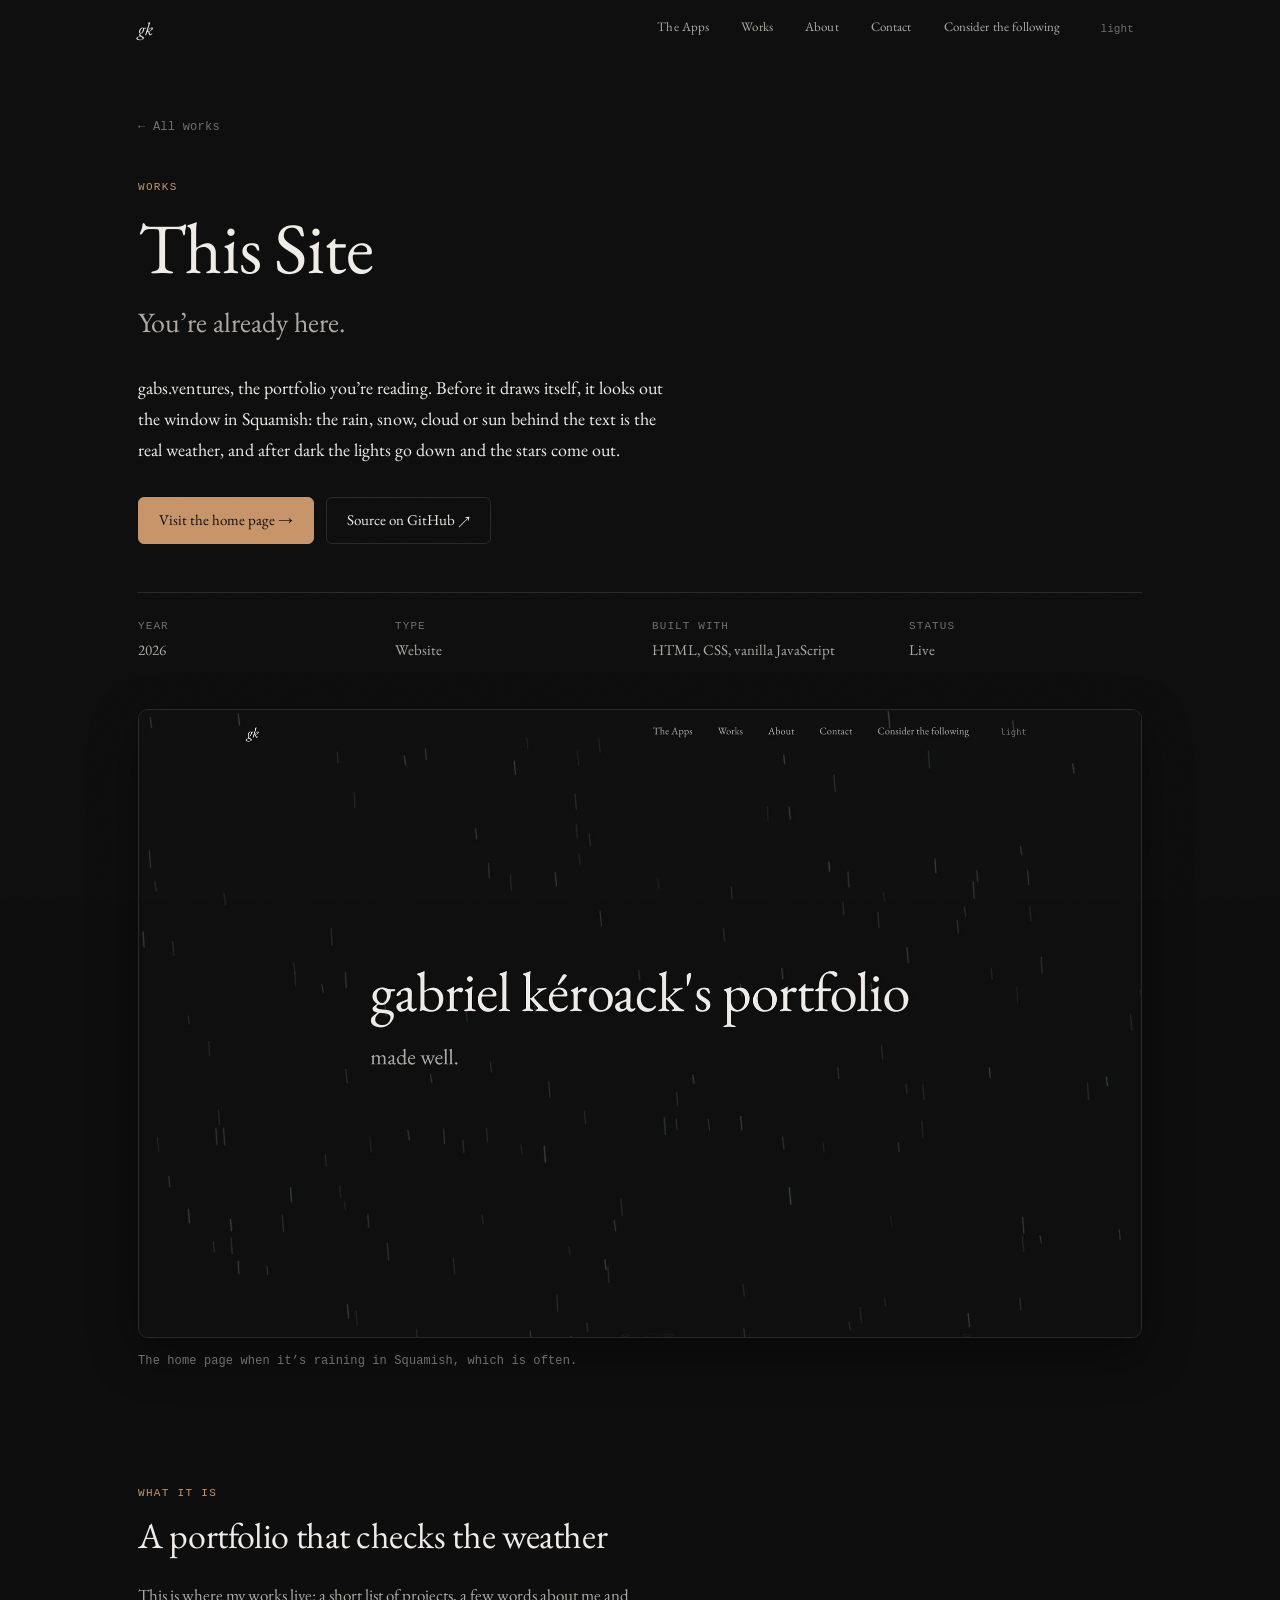
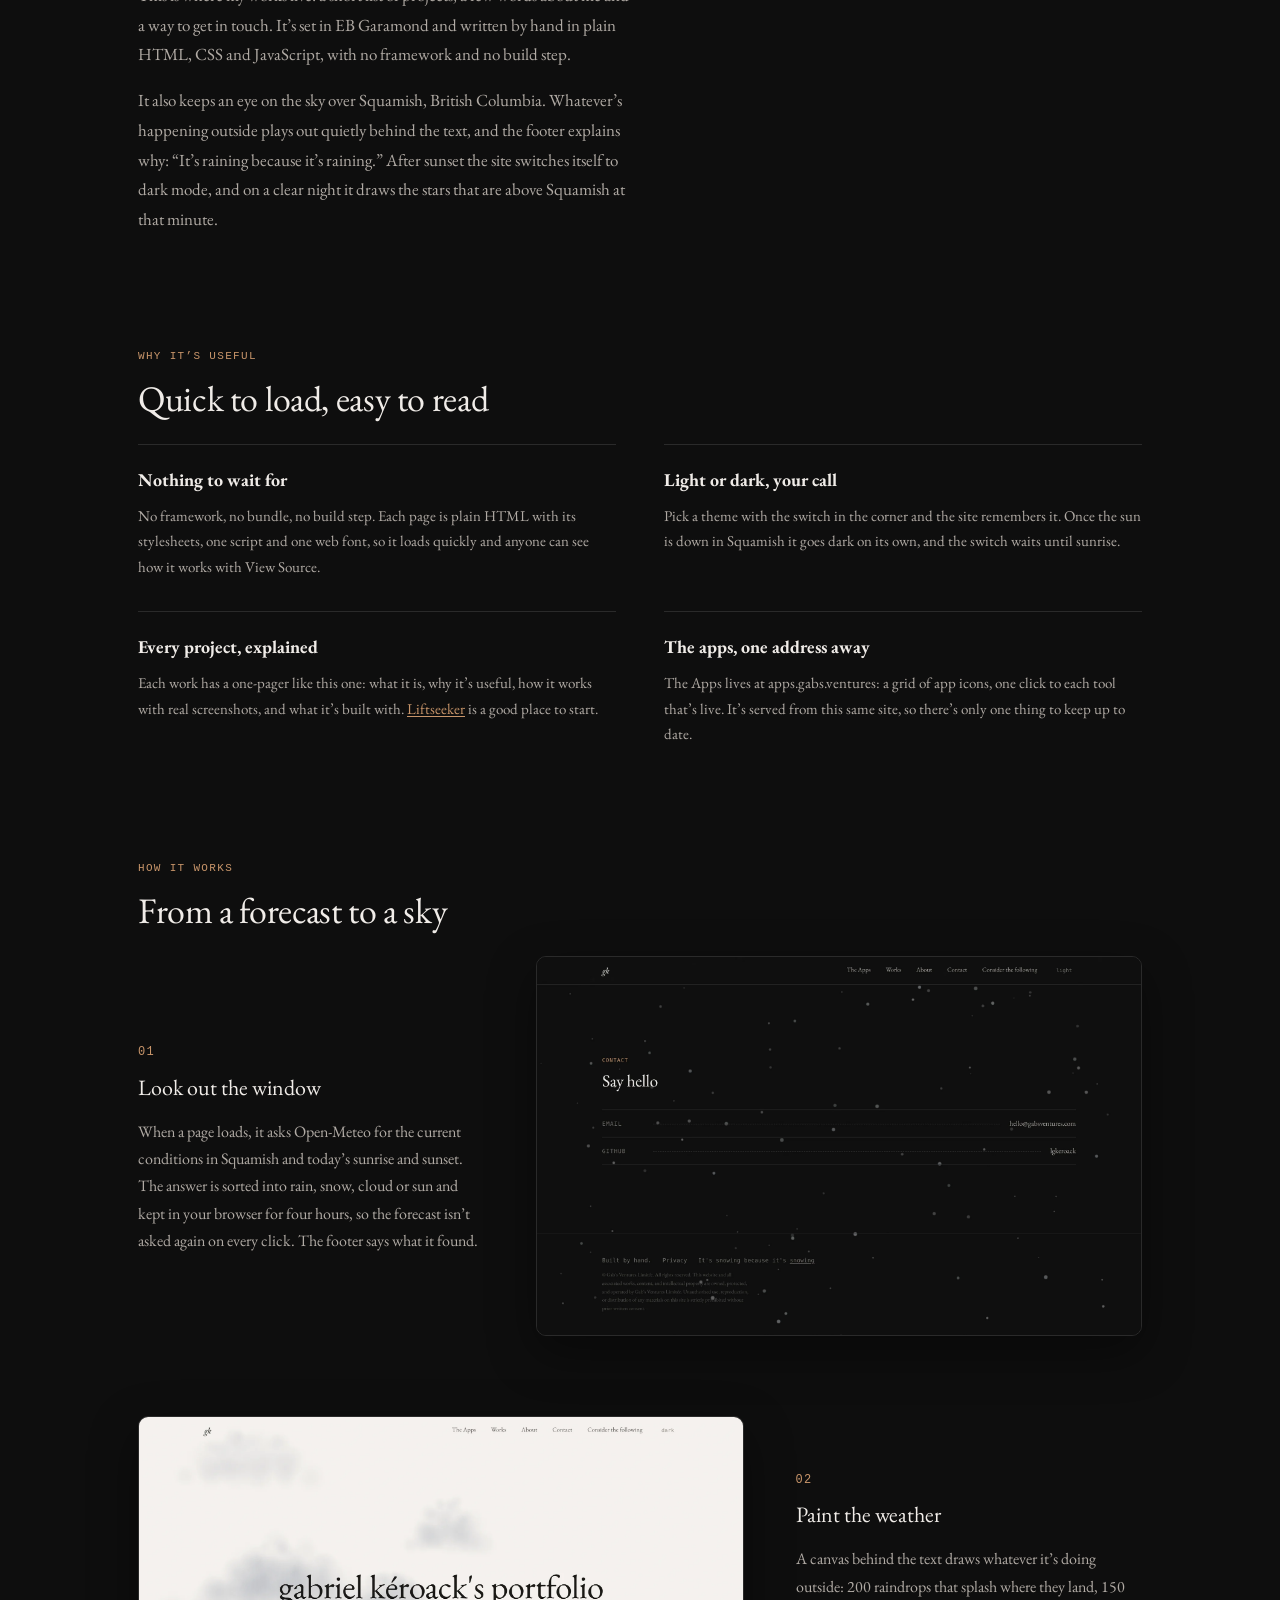
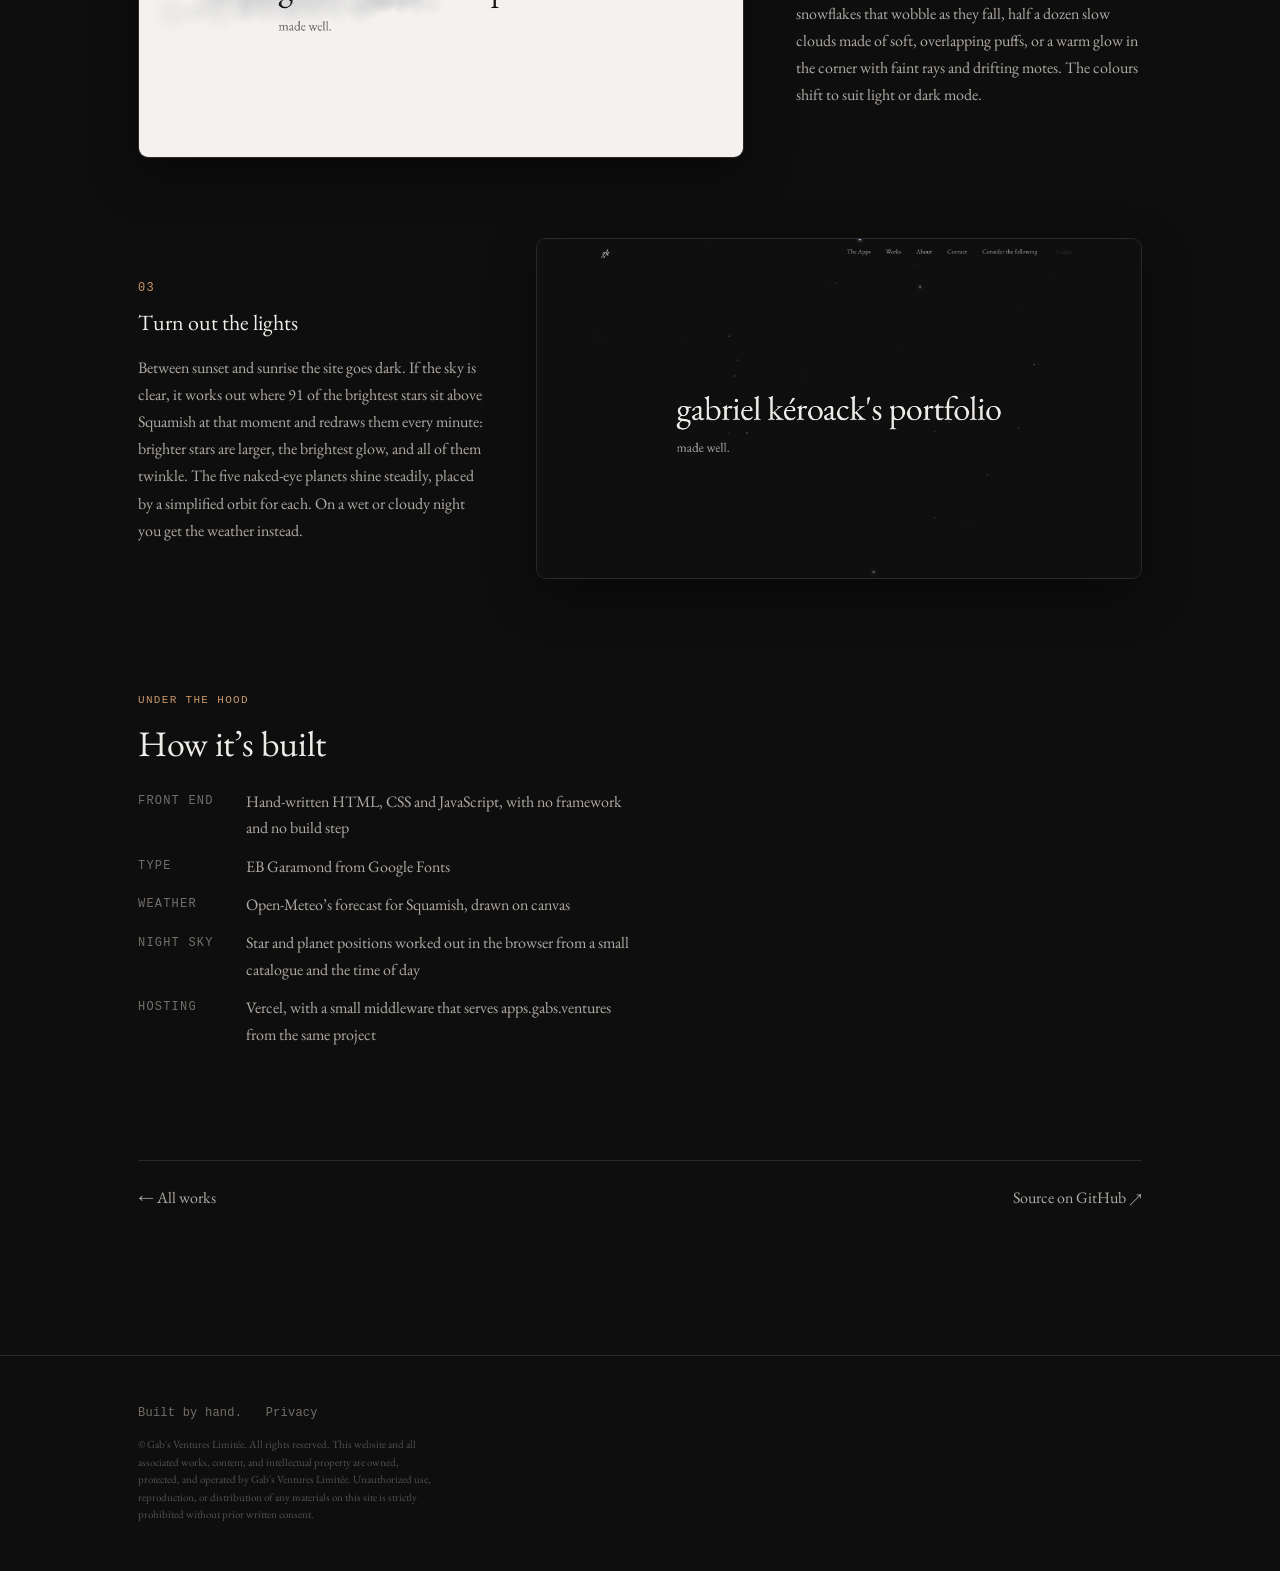
<file: works/this-site/index.html>
<!DOCTYPE html>
<html lang="en">
<head>
  <meta charset="UTF-8">
  <meta name="viewport" content="width=device-width, initial-scale=1.0">
  <title>This Site — gabriel k&eacute;roack</title>
  <meta name="description" content="gabs.ventures, the portfolio you&rsquo;re reading: hand-written HTML, CSS and JavaScript that draws Squamish&rsquo;s weather behind the text and the real night sky after dark.">
  <meta name="theme-color" content="#0e0e0e">
  <link rel="icon" href="data:image/svg+xml,<svg xmlns=%22http://www.w3.org/2000/svg%22 viewBox=%220 0 100 100%22><text y=%22.9em%22 font-size=%2290%22>%E2%97%86</text></svg>">
  <link rel="preconnect" href="https://fonts.googleapis.com">
  <link rel="preconnect" href="https://fonts.gstatic.com" crossorigin>
  <link rel="stylesheet" href="https://fonts.googleapis.com/css2?family=EB+Garamond:ital,wght@0,400..800;1,400..800&display=swap">
  <link rel="stylesheet" href="/style.css">
  <link rel="stylesheet" href="/work.css">
</head>
<body>

  <a href="#main" class="skip-link">Skip to content</a>


  <nav class="nav" role="navigation" aria-label="Main">
    <div class="nav-inner">
      <a href="/" class="logo" aria-label="Home">gk</a>
      <div class="nav-links">
        <a href="https://apps.gabs.ventures">The Apps</a>
        <a href="/#works">Works</a>
        <a href="/#about">About</a>
        <a href="/#contact">Contact</a>
        <a href="https://dos.zone/microsoft-3d-pinball-space-cadet/" target="_blank" rel="noopener" class="consider-link">Consider the following</a>
        <button class="theme-toggle" id="theme-toggle" aria-label="Toggle light mode">light</button>
      </div>
    </div>
  </nav>

  <main id="main" class="work">
    <div class="container">

      <a href="/#works" class="work-back">&larr; All works</a>

      <header>
        <span class="section-label">Works</span>
        <h1 class="work-title">This Site</h1>
        <p class="work-tagline">You&rsquo;re already here.</p>
        <p class="work-intro">gabs.ventures, the portfolio you&rsquo;re reading. Before it draws itself, it looks out the window in Squamish: the rain, snow, cloud or sun behind the text is the real weather, and after dark the lights go down and the stars come out.</p>

        <div class="work-actions">
          <a href="/" class="work-button primary">Visit the home page &rarr;</a>
          <a href="https://github.com/lgkeroack/gabsventures" class="work-button" target="_blank" rel="noopener">Source on GitHub &nearr;</a>
        </div>

        <dl class="work-facts">
          <div>
            <dt>Year</dt>
            <dd>2026</dd>
          </div>
          <div>
            <dt>Type</dt>
            <dd>Website</dd>
          </div>
          <div>
            <dt>Built with</dt>
            <dd>HTML, CSS, vanilla JavaScript</dd>
          </div>
          <div>
            <dt>Status</dt>
            <dd>Live</dd>
          </div>
        </dl>
      </header>

      <figure class="shot reveal">
        <img src="/images/works/this-site/rain.webp" width="2000" height="1250" alt="The gabs.ventures home page in dark mode, with thin streaks of rain falling across the heading &ldquo;gabriel k&eacute;roack&rsquo;s portfolio&rdquo; and the line &ldquo;made well.&rdquo;">
        <figcaption>The home page when it&rsquo;s raining in Squamish, which is often.</figcaption>
      </figure>

      <section class="work-section work-prose" aria-labelledby="what-heading">
        <span class="section-label">What it is</span>
        <h2 id="what-heading" class="section-title reveal">A portfolio that checks the weather</h2>
        <p>This is where my works live: a short list of projects, a few words about me and a way to get in touch. It&rsquo;s set in EB Garamond and written by hand in plain HTML, CSS and JavaScript, with no framework and no build step.</p>
        <p>It also keeps an eye on the sky over Squamish, British Columbia. Whatever&rsquo;s happening outside plays out quietly behind the text, and the footer explains why: &ldquo;It&rsquo;s raining because it&rsquo;s raining.&rdquo; After sunset the site switches itself to dark mode, and on a clear night it draws the stars that are above Squamish at that minute.</p>
      </section>

      <section class="work-section" aria-labelledby="why-heading">
        <span class="section-label">Why it&rsquo;s useful</span>
        <h2 id="why-heading" class="section-title reveal">Quick to load, easy to read</h2>
        <ul class="work-points">
          <li class="reveal">
            <h3>Nothing to wait for</h3>
            <p>No framework, no bundle, no build step. Each page is plain HTML with its stylesheets, one script and one web font, so it loads quickly and anyone can see how it works with View Source.</p>
          </li>
          <li class="reveal">
            <h3>Light or dark, your call</h3>
            <p>Pick a theme with the switch in the corner and the site remembers it. Once the sun is down in Squamish it goes dark on its own, and the switch waits until sunrise.</p>
          </li>
          <li class="reveal">
            <h3>Every project, explained</h3>
            <p>Each work has a one-pager like this one: what it is, why it&rsquo;s useful, how it works with real screenshots, and what it&rsquo;s built with. <a href="/works/liftseeker/">Liftseeker</a> is a good place to start.</p>
          </li>
          <li class="reveal">
            <h3>The apps, one address away</h3>
            <p>The Apps lives at apps.gabs.ventures: a grid of app icons, one click to each tool that&rsquo;s live. It&rsquo;s served from this same site, so there&rsquo;s only one thing to keep up to date.</p>
          </li>
        </ul>
      </section>

      <section class="work-section" aria-labelledby="how-heading">
        <span class="section-label">How it works</span>
        <h2 id="how-heading" class="section-title reveal">From a forecast to a sky</h2>
        <ol class="work-steps">
          <li class="work-step">
            <div class="work-step-text">
              <span class="work-step-number">01</span>
              <h3>Look out the window</h3>
              <p>When a page loads, it asks Open-Meteo for the current conditions in Squamish and today&rsquo;s sunrise and sunset. The answer is sorted into rain, snow, cloud or sun and kept in your browser for four hours, so the forecast isn&rsquo;t asked again on every click. The footer says what it found.</p>
            </div>
            <figure class="shot reveal">
              <img src="/images/works/this-site/snow.webp" width="2000" height="1250" loading="lazy" alt="The bottom of the home page in dark mode with snowflakes drifting over the contact links, and a footer that reads &ldquo;It&rsquo;s snowing because it&rsquo;s snowing.&rdquo;">
            </figure>
          </li>
          <li class="work-step">
            <div class="work-step-text">
              <span class="work-step-number">02</span>
              <h3>Paint the weather</h3>
              <p>A canvas behind the text draws whatever it&rsquo;s doing outside: 200 raindrops that splash where they land, 150 snowflakes that wobble as they fall, half a dozen slow clouds made of soft, overlapping puffs, or a warm glow in the corner with faint rays and drifting motes. The colours shift to suit light or dark mode.</p>
            </div>
            <figure class="shot reveal">
              <img src="/images/works/this-site/clouds.webp" width="2000" height="1125" loading="lazy" alt="The home page in light mode on a cloudy day, with soft grey clouds drifting behind the heading.">
            </figure>
          </li>
          <li class="work-step">
            <div class="work-step-text">
              <span class="work-step-number">03</span>
              <h3>Turn out the lights</h3>
              <p>Between sunset and sunrise the site goes dark. If the sky is clear, it works out where 91 of the brightest stars sit above Squamish at that moment and redraws them every minute: brighter stars are larger, the brightest glow, and all of them twinkle. The five naked-eye planets shine steadily, placed by a simplified orbit for each. On a wet or cloudy night you get the weather instead.</p>
            </div>
            <figure class="shot reveal">
              <img src="/images/works/this-site/night.webp" width="2000" height="1125" loading="lazy" alt="The home page at night in forced dark mode, with scattered stars of different brightness behind the heading and the theme switch dimmed.">
            </figure>
          </li>
        </ol>
      </section>

      <section class="work-section" aria-labelledby="stack-heading">
        <span class="section-label">Under the hood</span>
        <h2 id="stack-heading" class="section-title reveal">How it&rsquo;s built</h2>
        <dl class="work-stack reveal">
          <dt>Front end</dt>
          <dd>Hand-written HTML, CSS and JavaScript, with no framework and no build step</dd>
          <dt>Type</dt>
          <dd>EB Garamond from Google Fonts</dd>
          <dt>Weather</dt>
          <dd>Open-Meteo&rsquo;s forecast for Squamish, drawn on canvas</dd>
          <dt>Night sky</dt>
          <dd>Star and planet positions worked out in the browser from a small catalogue and the time of day</dd>
          <dt>Hosting</dt>
          <dd>Vercel, with a small middleware that serves apps.gabs.ventures from the same project</dd>
        </dl>
      </section>

      <div class="work-end">
        <a href="/#works">&larr; All works</a>
        <a href="https://github.com/lgkeroack/gabsventures" target="_blank" rel="noopener">Source on GitHub &nearr;</a>
      </div>

    </div>
  </main>

  <footer class="footer">
    <div class="container">
      <p>Built by hand. <a href="/privacy.html">Privacy</a> <span id="weather-status"></span></p>
      <p class="footer-legal">&copy; Gab's Ventures Limit&eacute;e. All rights reserved. This website and all associated works, content, and intellectual property are owned, protected, and operated by Gab's Ventures Limit&eacute;e. Unauthorized use, reproduction, or distribution of any materials on this site is strictly prohibited without prior written consent.</p>
    </div>
  </footer>

  <script src="/main.js?v=9"></script>
</body>
</html>
</file>
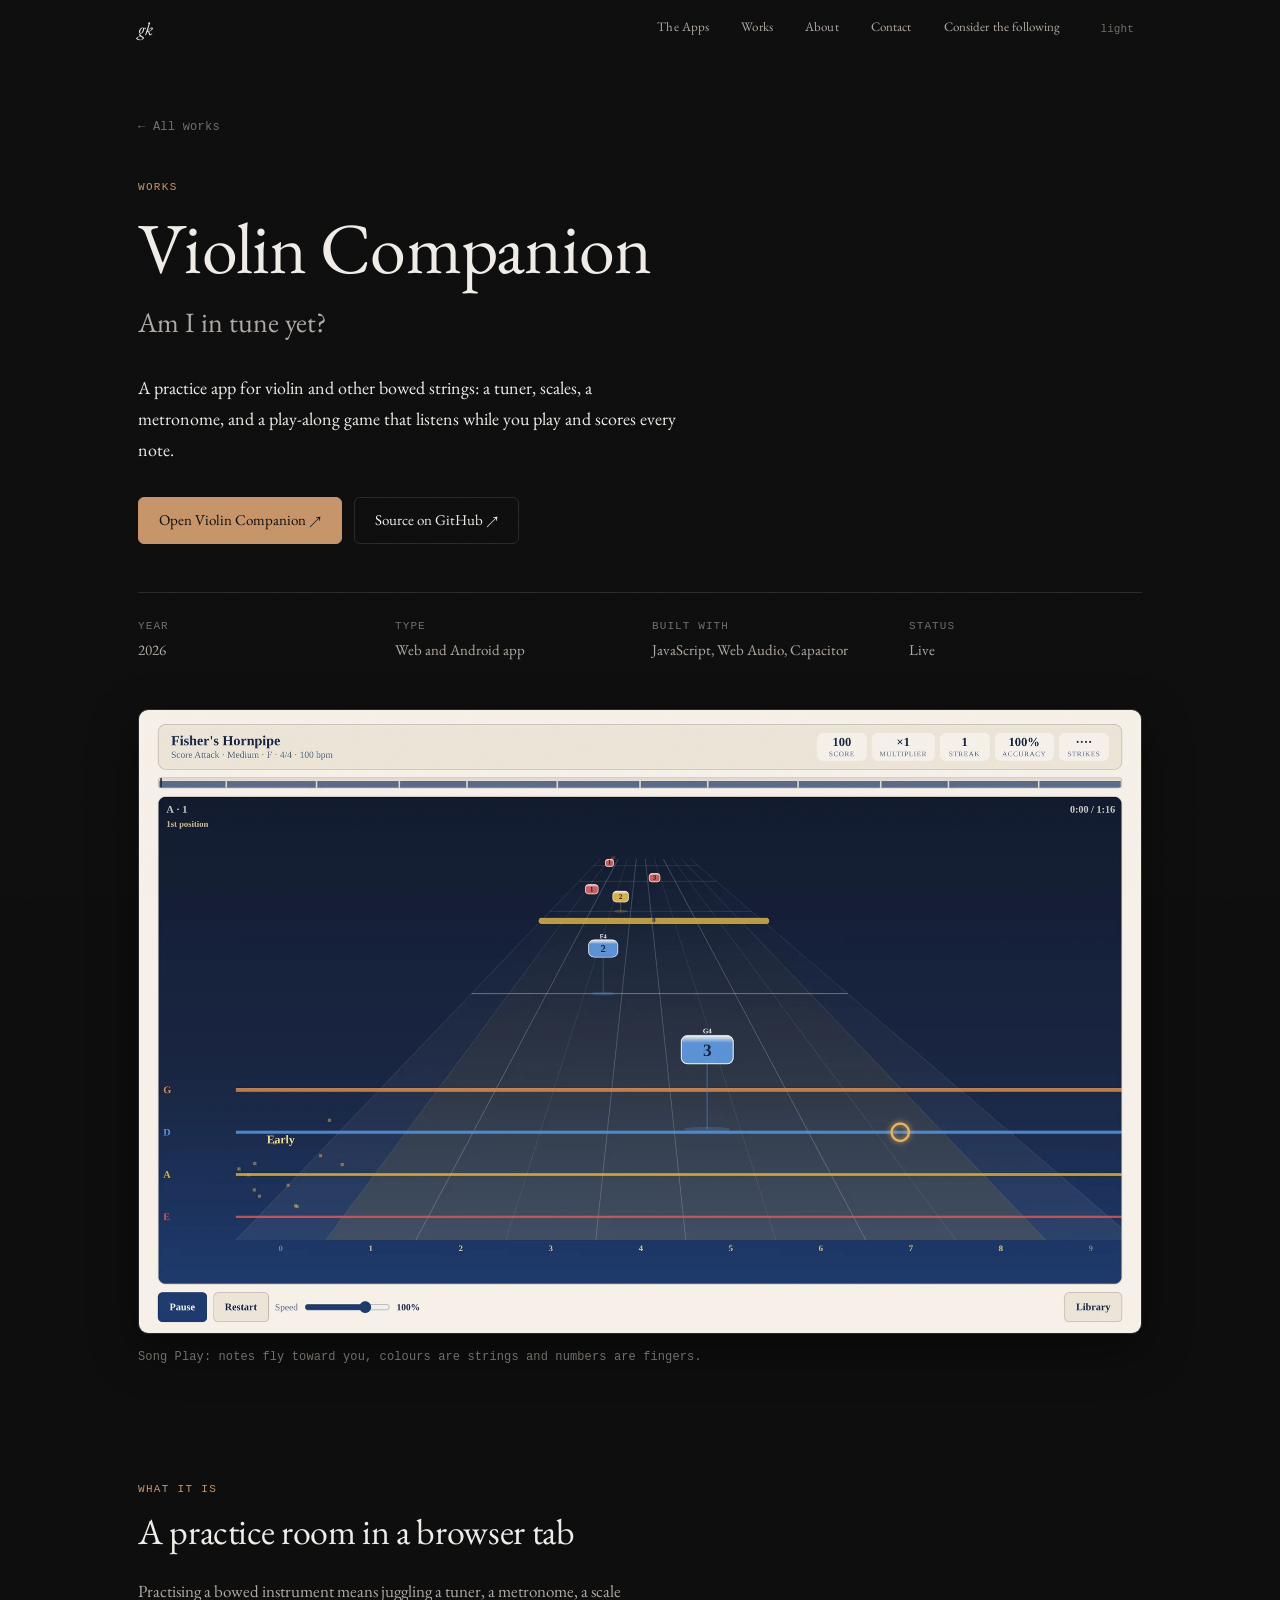
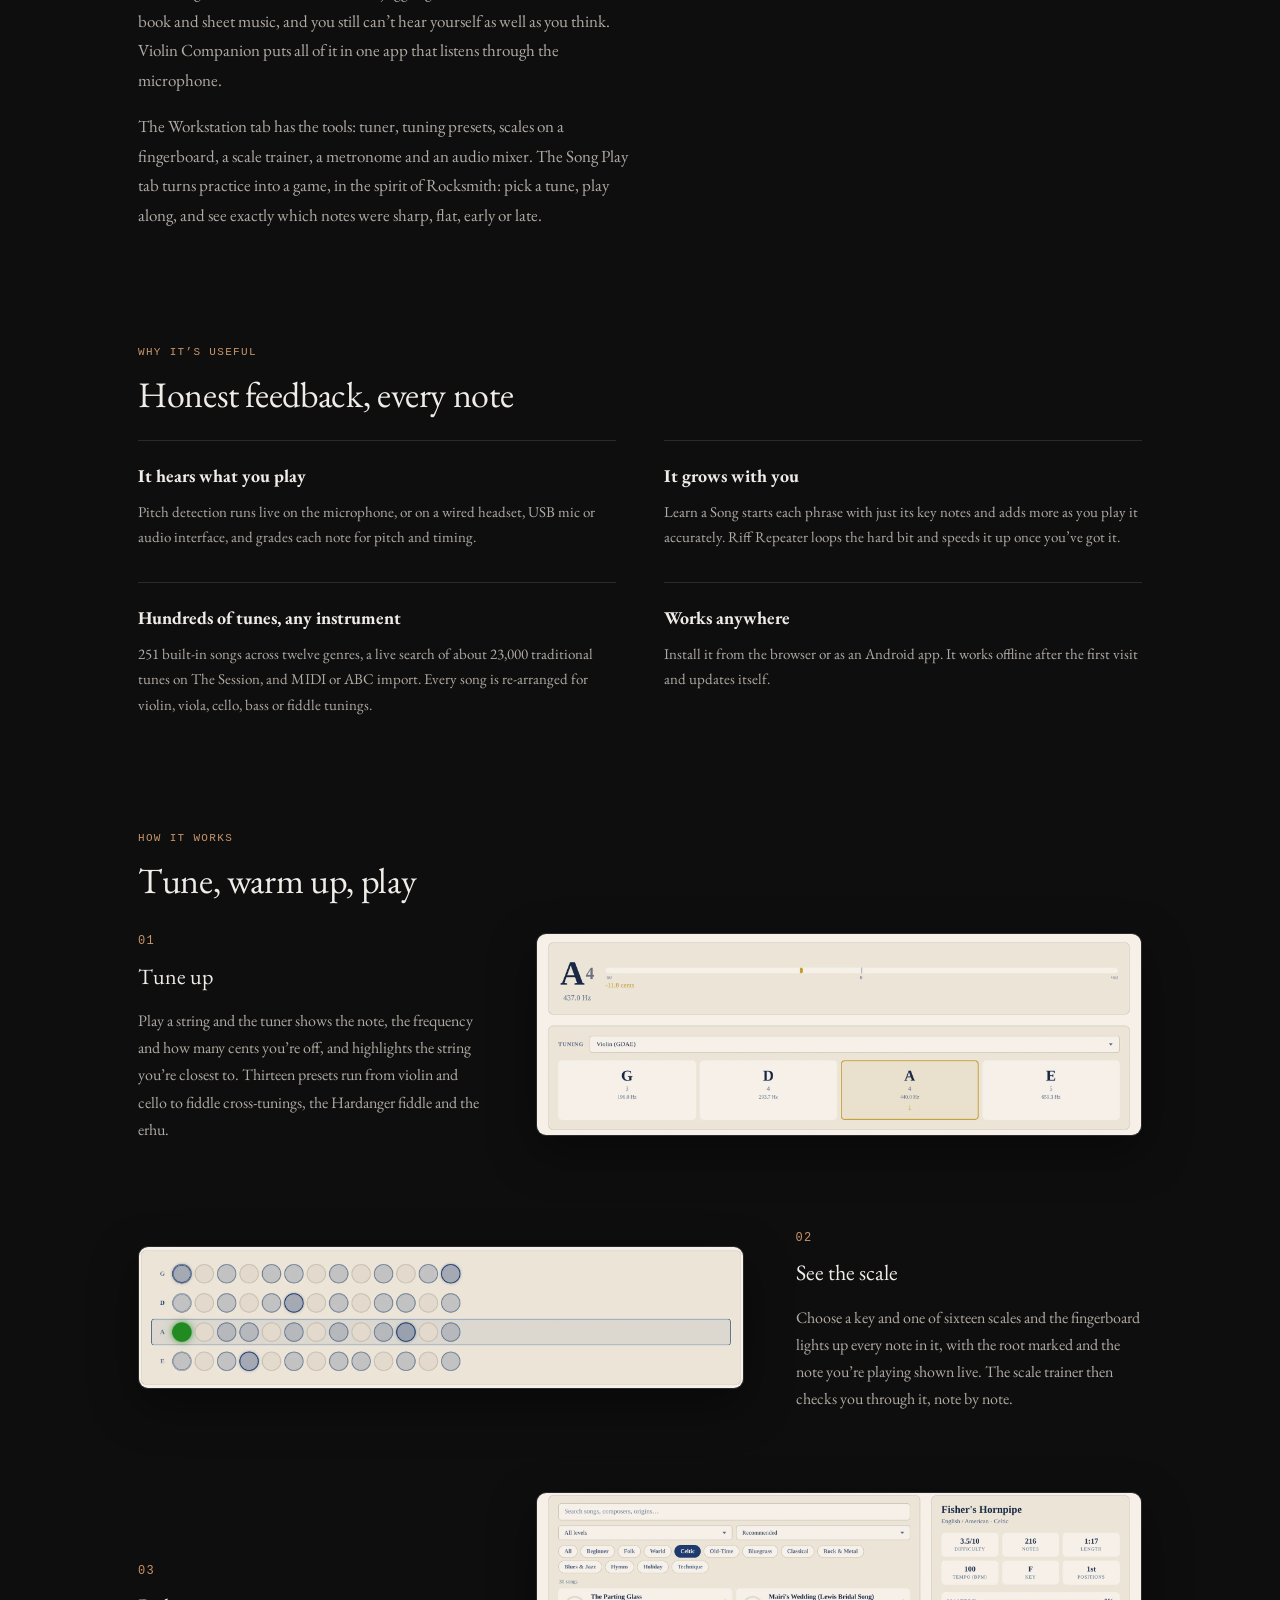
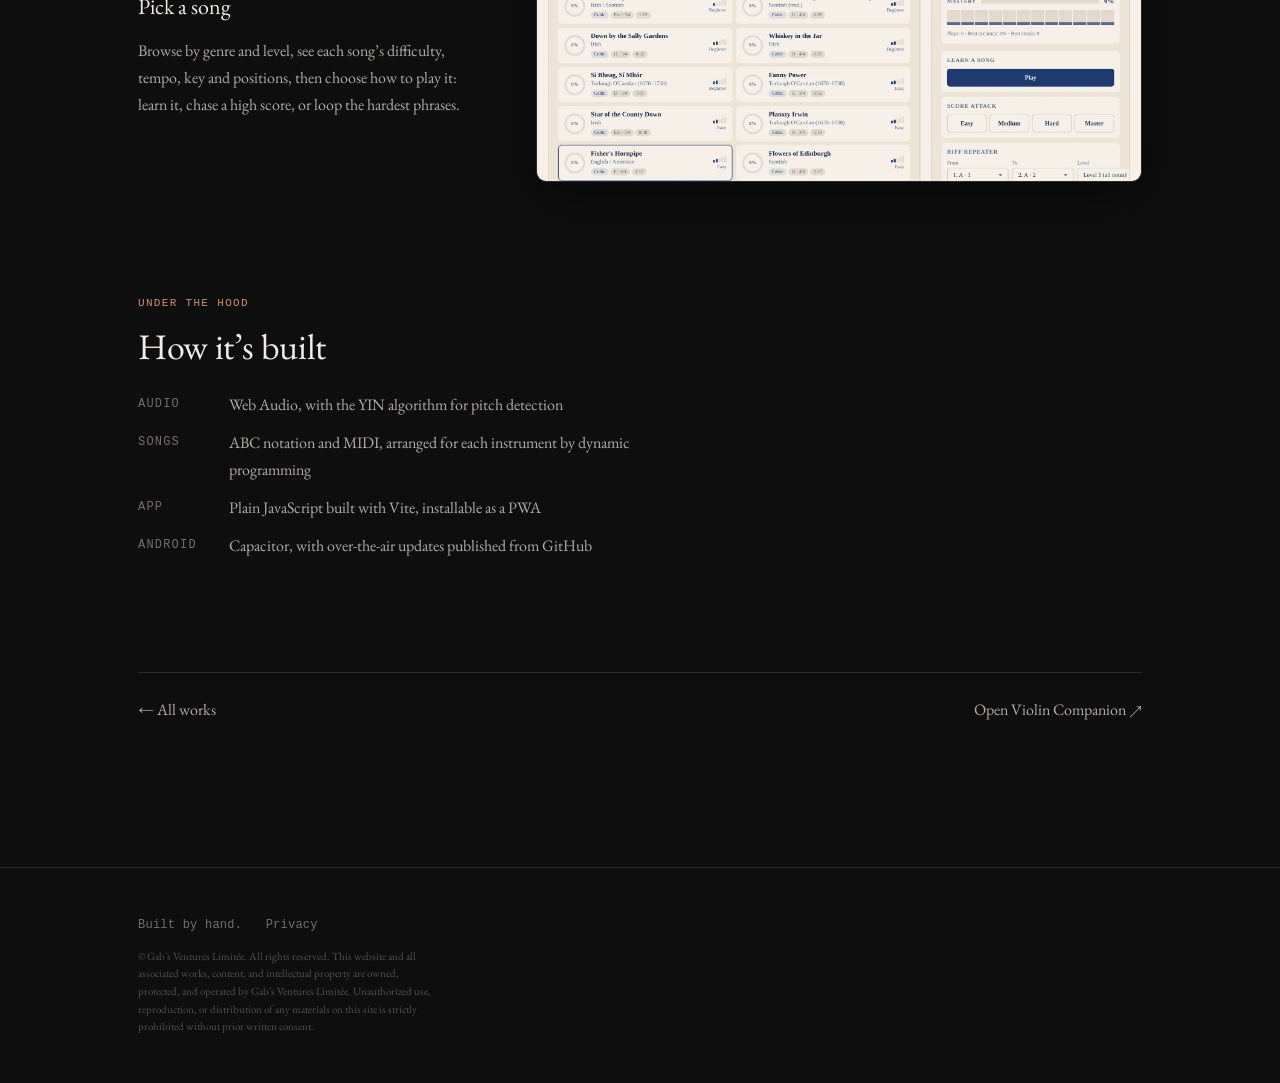
<file: works/violin-companion/index.html>
<!DOCTYPE html>
<html lang="en">
<head>
  <meta charset="UTF-8">
  <meta name="viewport" content="width=device-width, initial-scale=1.0">
  <title>Violin Companion — gabriel k&eacute;roack</title>
  <meta name="description" content="Violin Companion: a tuner, scale trainer, metronome and play-along game for violin and other bowed strings, in the browser and on Android.">
  <meta name="theme-color" content="#0e0e0e">
  <link rel="icon" href="data:image/svg+xml,<svg xmlns=%22http://www.w3.org/2000/svg%22 viewBox=%220 0 100 100%22><text y=%22.9em%22 font-size=%2290%22>%E2%97%86</text></svg>">
  <link rel="preconnect" href="https://fonts.googleapis.com">
  <link rel="preconnect" href="https://fonts.gstatic.com" crossorigin>
  <link rel="stylesheet" href="https://fonts.googleapis.com/css2?family=EB+Garamond:ital,wght@0,400..800;1,400..800&display=swap">
  <link rel="stylesheet" href="/style.css">
  <link rel="stylesheet" href="/work.css">
</head>
<body>

  <a href="#main" class="skip-link">Skip to content</a>


  <nav class="nav" role="navigation" aria-label="Main">
    <div class="nav-inner">
      <a href="/" class="logo" aria-label="Home">gk</a>
      <div class="nav-links">
        <a href="https://apps.gabs.ventures">The Apps</a>
        <a href="/#works">Works</a>
        <a href="/#about">About</a>
        <a href="/#contact">Contact</a>
        <a href="https://dos.zone/microsoft-3d-pinball-space-cadet/" target="_blank" rel="noopener" class="consider-link">Consider the following</a>
        <button class="theme-toggle" id="theme-toggle" aria-label="Toggle light mode">light</button>
      </div>
    </div>
  </nav>

  <main id="main" class="work">
    <div class="container">

      <a href="/#works" class="work-back">&larr; All works</a>

      <header>
        <span class="section-label">Works</span>
        <h1 class="work-title">Violin Companion</h1>
        <p class="work-tagline">Am I in tune yet?</p>
        <p class="work-intro">A practice app for violin and other bowed strings: a tuner, scales, a metronome, and a play-along game that listens while you play and scores every note.</p>

        <div class="work-actions">
          <a href="https://lgkeroack.github.io/violin/" class="work-button primary" target="_blank" rel="noopener">Open Violin Companion &nearr;</a>
          <a href="https://github.com/lgkeroack/violin" class="work-button" target="_blank" rel="noopener">Source on GitHub &nearr;</a>
        </div>

        <dl class="work-facts">
          <div>
            <dt>Year</dt>
            <dd>2026</dd>
          </div>
          <div>
            <dt>Type</dt>
            <dd>Web and Android app</dd>
          </div>
          <div>
            <dt>Built with</dt>
            <dd>JavaScript, Web Audio, Capacitor</dd>
          </div>
          <div>
            <dt>Status</dt>
            <dd>Live</dd>
          </div>
        </dl>
      </header>

      <figure class="shot reveal">
        <img src="/images/works/violin-companion/song-play.webp" width="2000" height="1242" alt="Song Play running Fisher's Hornpipe: notes fly down a 3D highway towards four coloured string lines, each labelled with the finger to use, with score, streak and accuracy across the top.">
        <figcaption>Song Play: notes fly toward you, colours are strings and numbers are fingers.</figcaption>
      </figure>

      <section class="work-section work-prose" aria-labelledby="what-heading">
        <span class="section-label">What it is</span>
        <h2 id="what-heading" class="section-title reveal">A practice room in a browser tab</h2>
        <p>Practising a bowed instrument means juggling a tuner, a metronome, a scale book and sheet music, and you still can&rsquo;t hear yourself as well as you think. Violin Companion puts all of it in one app that listens through the microphone.</p>
        <p>The Workstation tab has the tools: tuner, tuning presets, scales on a fingerboard, a scale trainer, a metronome and an audio mixer. The Song Play tab turns practice into a game, in the spirit of Rocksmith: pick a tune, play along, and see exactly which notes were sharp, flat, early or late.</p>
      </section>

      <section class="work-section" aria-labelledby="why-heading">
        <span class="section-label">Why it&rsquo;s useful</span>
        <h2 id="why-heading" class="section-title reveal">Honest feedback, every note</h2>
        <ul class="work-points">
          <li class="reveal">
            <h3>It hears what you play</h3>
            <p>Pitch detection runs live on the microphone, or on a wired headset, USB mic or audio interface, and grades each note for pitch and timing.</p>
          </li>
          <li class="reveal">
            <h3>It grows with you</h3>
            <p>Learn a Song starts each phrase with just its key notes and adds more as you play it accurately. Riff Repeater loops the hard bit and speeds it up once you&rsquo;ve got it.</p>
          </li>
          <li class="reveal">
            <h3>Hundreds of tunes, any instrument</h3>
            <p>251 built-in songs across twelve genres, a live search of about 23,000 traditional tunes on The Session, and MIDI or ABC import. Every song is re-arranged for violin, viola, cello, bass or fiddle tunings.</p>
          </li>
          <li class="reveal">
            <h3>Works anywhere</h3>
            <p>Install it from the browser or as an Android app. It works offline after the first visit and updates itself.</p>
          </li>
        </ul>
      </section>

      <section class="work-section" aria-labelledby="how-heading">
        <span class="section-label">How it works</span>
        <h2 id="how-heading" class="section-title reveal">Tune, warm up, play</h2>
        <ol class="work-steps">
          <li class="work-step">
            <div class="work-step-text">
              <span class="work-step-number">01</span>
              <h3>Tune up</h3>
              <p>Play a string and the tuner shows the note, the frequency and how many cents you&rsquo;re off, and highlights the string you&rsquo;re closest to. Thirteen presets run from violin and cello to fiddle cross-tunings, the Hardanger fiddle and the erhu.</p>
            </div>
            <figure class="shot reveal">
              <img src="/images/works/violin-companion/tuner.webp" width="2000" height="664" loading="lazy" alt="The tuner reading A4 at 437 Hz, 11.8 cents flat, above four string cards for G, D, A and E with the A string highlighted and an arrow showing which way to tune.">
            </figure>
          </li>
          <li class="work-step">
            <div class="work-step-text">
              <span class="work-step-number">02</span>
              <h3>See the scale</h3>
              <p>Choose a key and one of sixteen scales and the fingerboard lights up every note in it, with the root marked and the note you&rsquo;re playing shown live. The scale trainer then checks you through it, note by note.</p>
            </div>
            <figure class="shot reveal">
              <img src="/images/works/violin-companion/fingerboard.webp" width="2000" height="468" loading="lazy" alt="A fingerboard grid for the G, D, A and E strings with the notes of G major shaded, the roots outlined and the open A string lit green.">
            </figure>
          </li>
          <li class="work-step">
            <div class="work-step-text">
              <span class="work-step-number">03</span>
              <h3>Pick a song</h3>
              <p>Browse by genre and level, see each song&rsquo;s difficulty, tempo, key and positions, then choose how to play it: learn it, chase a high score, or loop the hardest phrases.</p>
            </div>
            <figure class="shot reveal">
              <img src="/images/works/violin-companion/library.webp" width="2000" height="953" loading="lazy" alt="The song library filtered to Celtic tunes, with Fisher's Hornpipe selected and its details beside it: difficulty 3.5 out of 10, 216 notes, 100 bpm in F, plus Learn a Song, Score Attack and Riff Repeater options.">
            </figure>
          </li>
        </ol>
      </section>

      <section class="work-section" aria-labelledby="stack-heading">
        <span class="section-label">Under the hood</span>
        <h2 id="stack-heading" class="section-title reveal">How it&rsquo;s built</h2>
        <dl class="work-stack reveal">
          <dt>Audio</dt>
          <dd>Web Audio, with the YIN algorithm for pitch detection</dd>
          <dt>Songs</dt>
          <dd>ABC notation and MIDI, arranged for each instrument by dynamic programming</dd>
          <dt>App</dt>
          <dd>Plain JavaScript built with Vite, installable as a PWA</dd>
          <dt>Android</dt>
          <dd>Capacitor, with over-the-air updates published from GitHub</dd>
        </dl>
      </section>

      <div class="work-end">
        <a href="/#works">&larr; All works</a>
        <a href="https://lgkeroack.github.io/violin/" target="_blank" rel="noopener">Open Violin Companion &nearr;</a>
      </div>

    </div>
  </main>

  <footer class="footer">
    <div class="container">
      <p>Built by hand. <a href="/privacy.html">Privacy</a> <span id="weather-status"></span></p>
      <p class="footer-legal">&copy; Gab's Ventures Limit&eacute;e. All rights reserved. This website and all associated works, content, and intellectual property are owned, protected, and operated by Gab's Ventures Limit&eacute;e. Unauthorized use, reproduction, or distribution of any materials on this site is strictly prohibited without prior written consent.</p>
    </div>
  </footer>

  <script src="/main.js?v=9"></script>
</body>
</html>
</file>
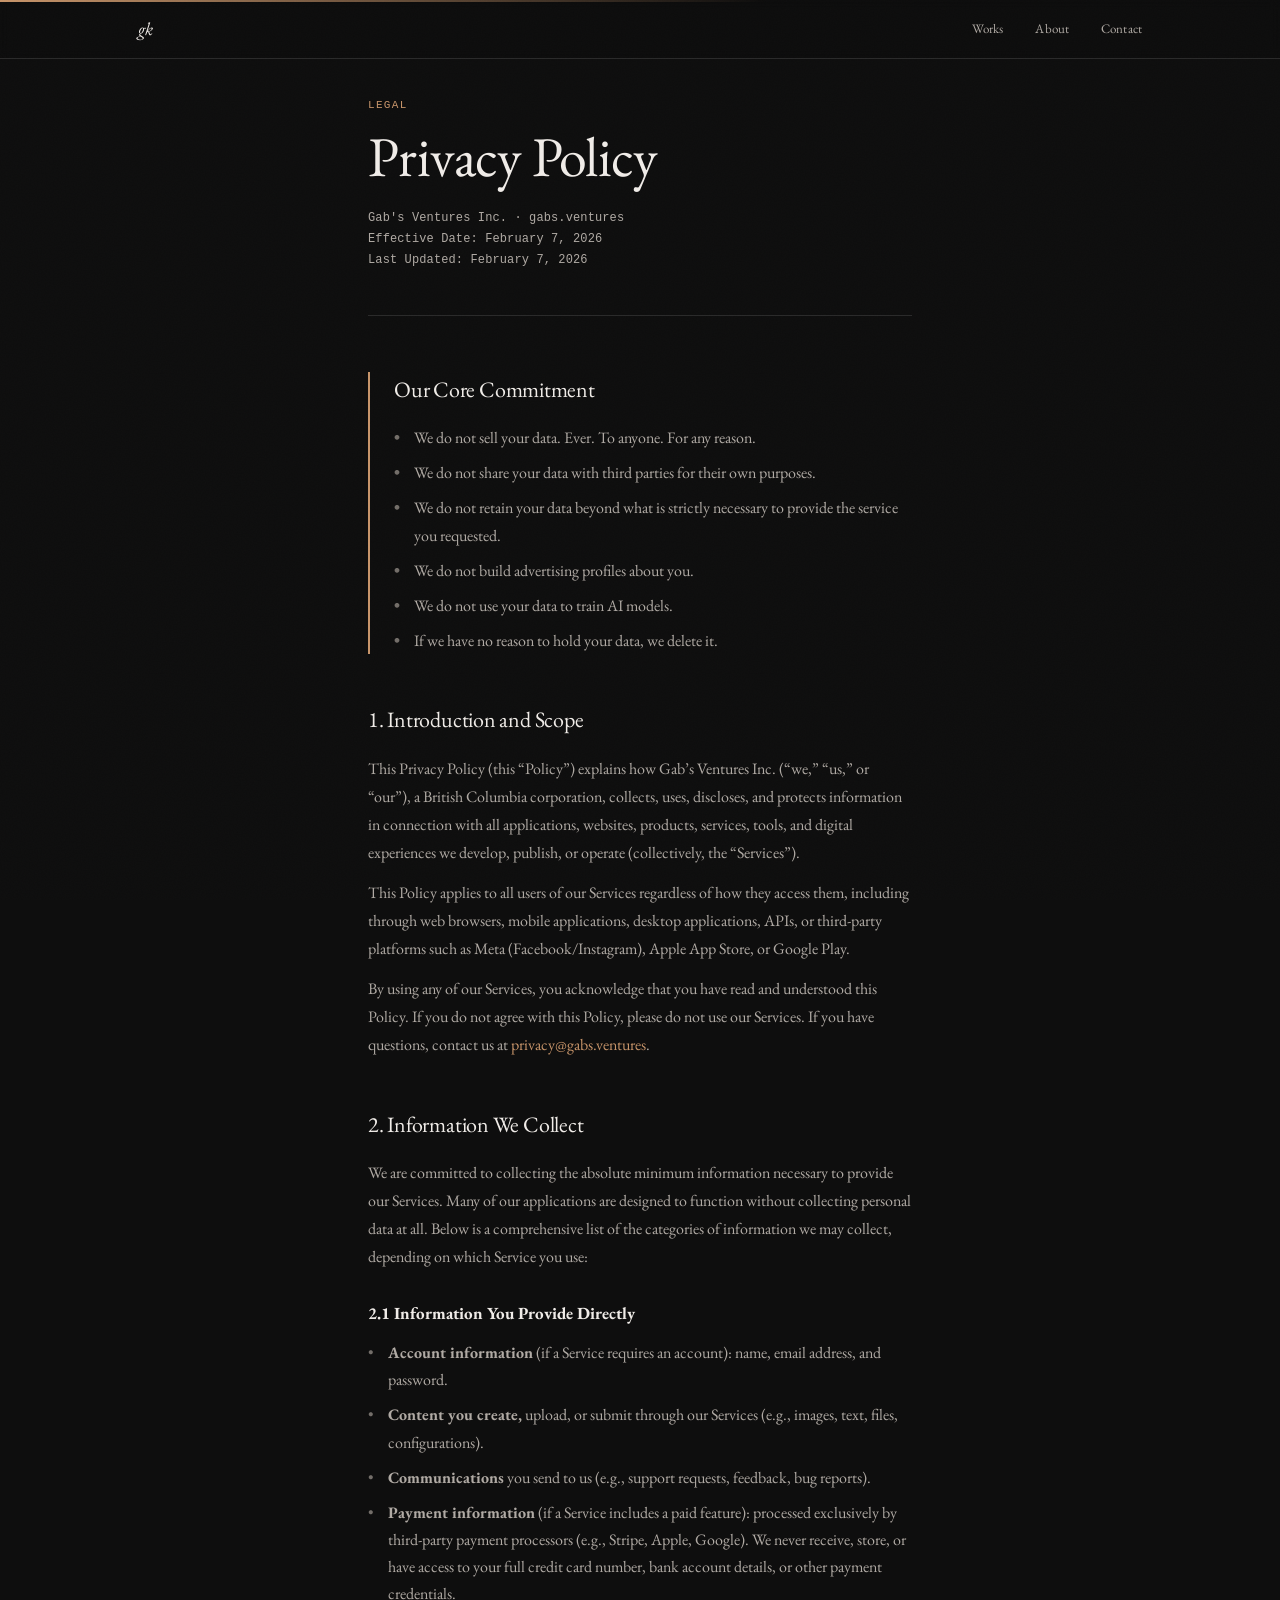
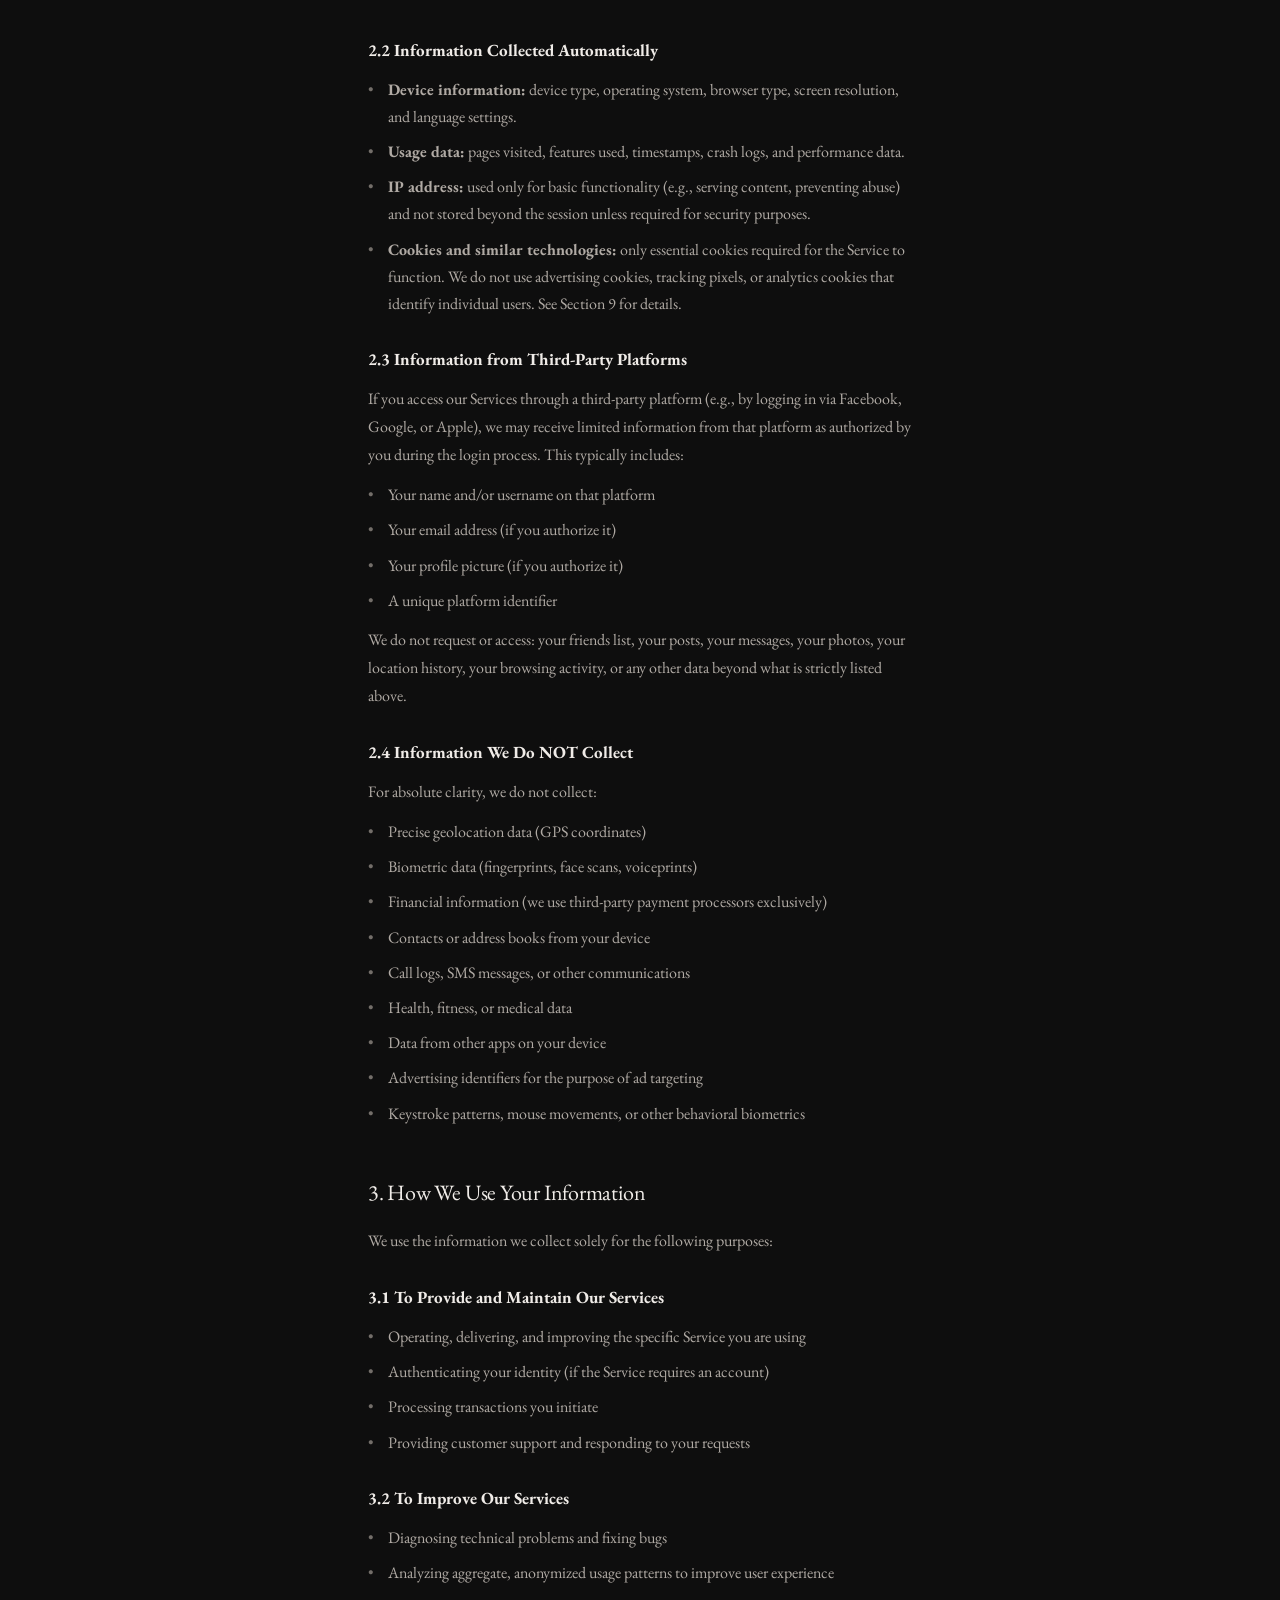
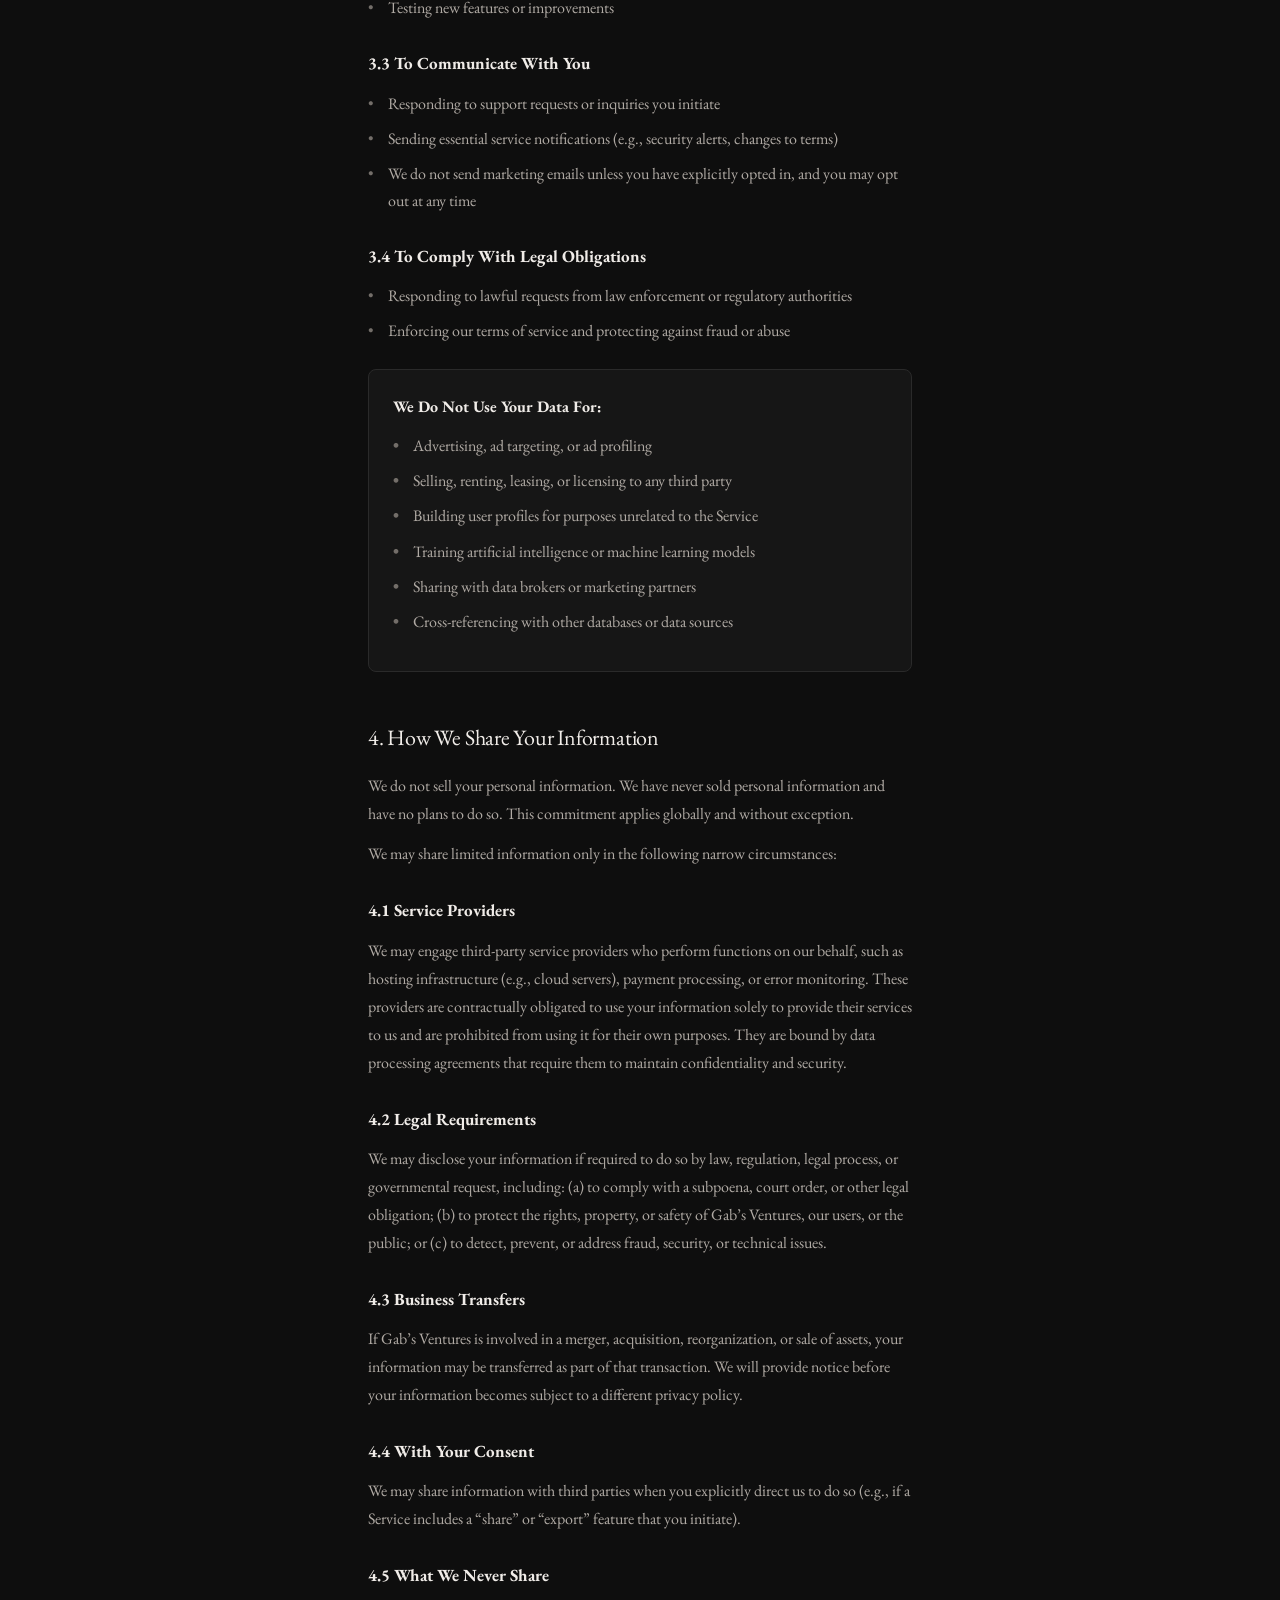
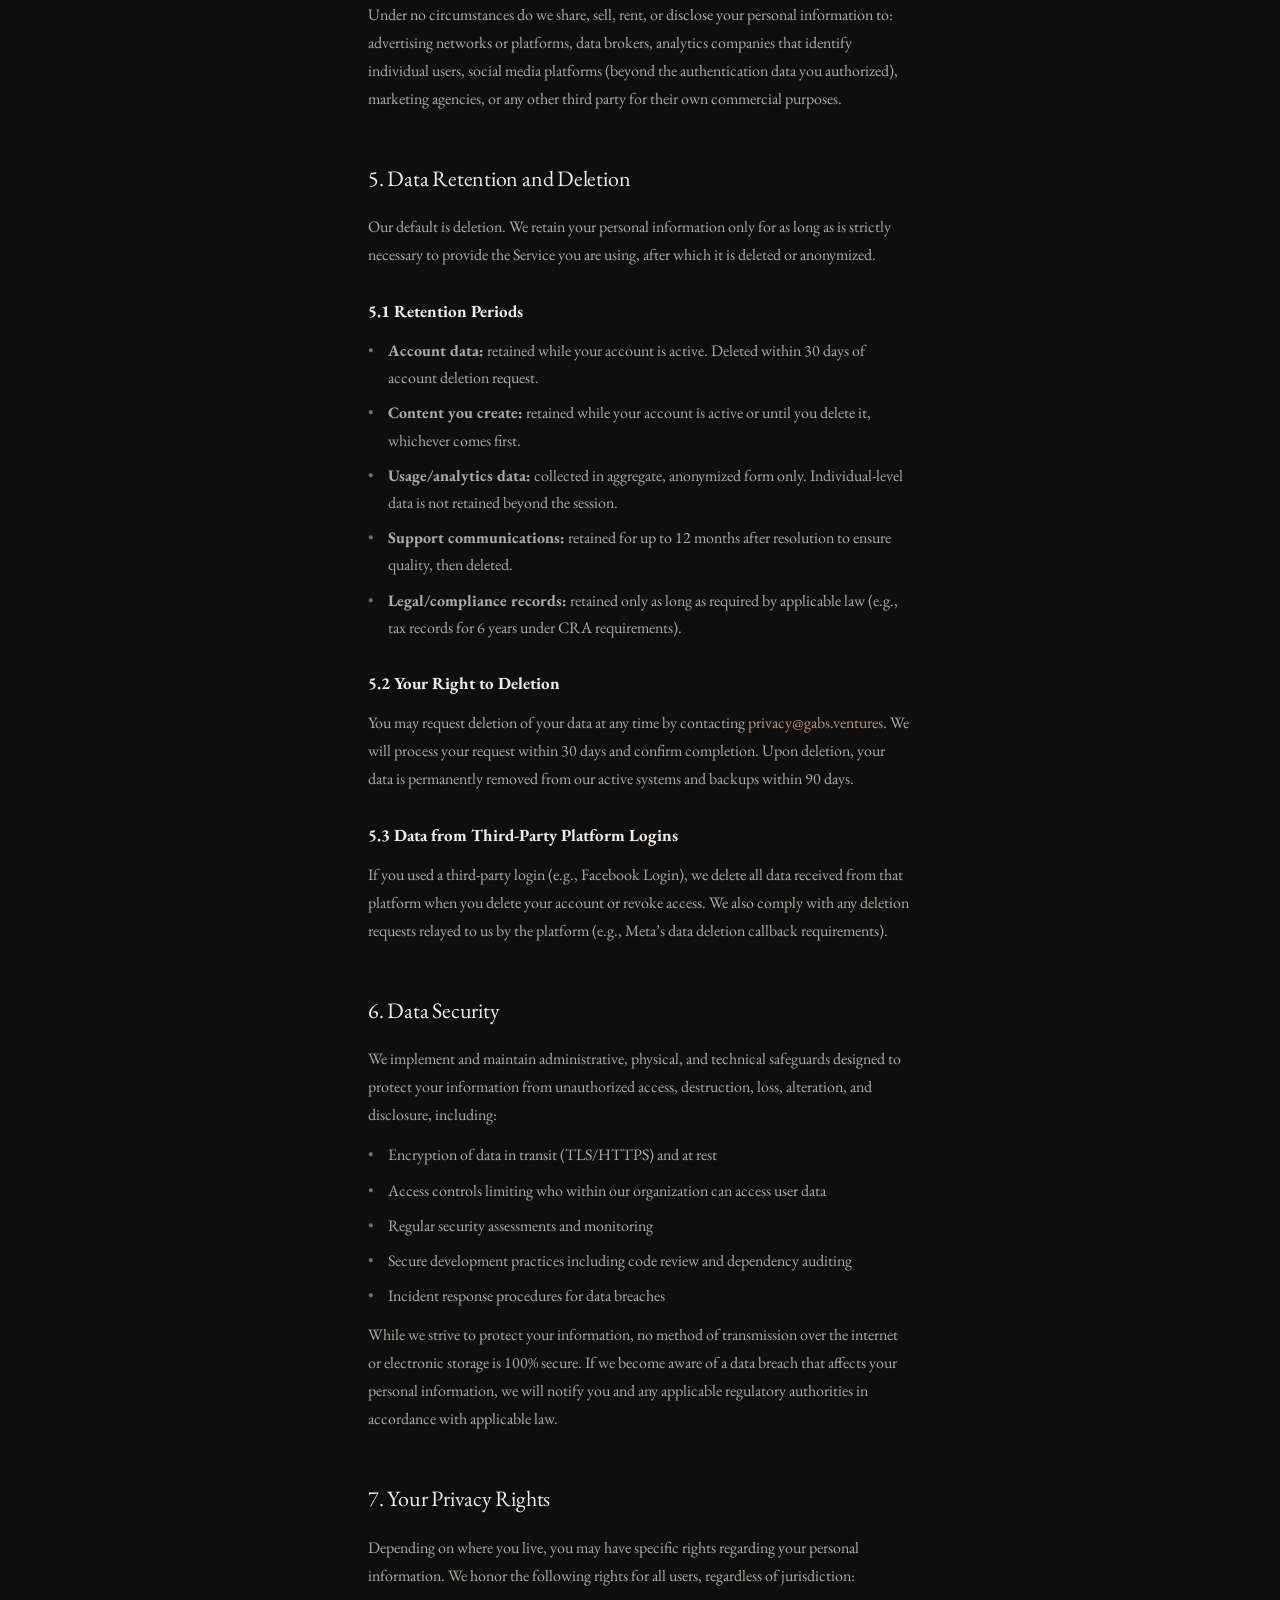
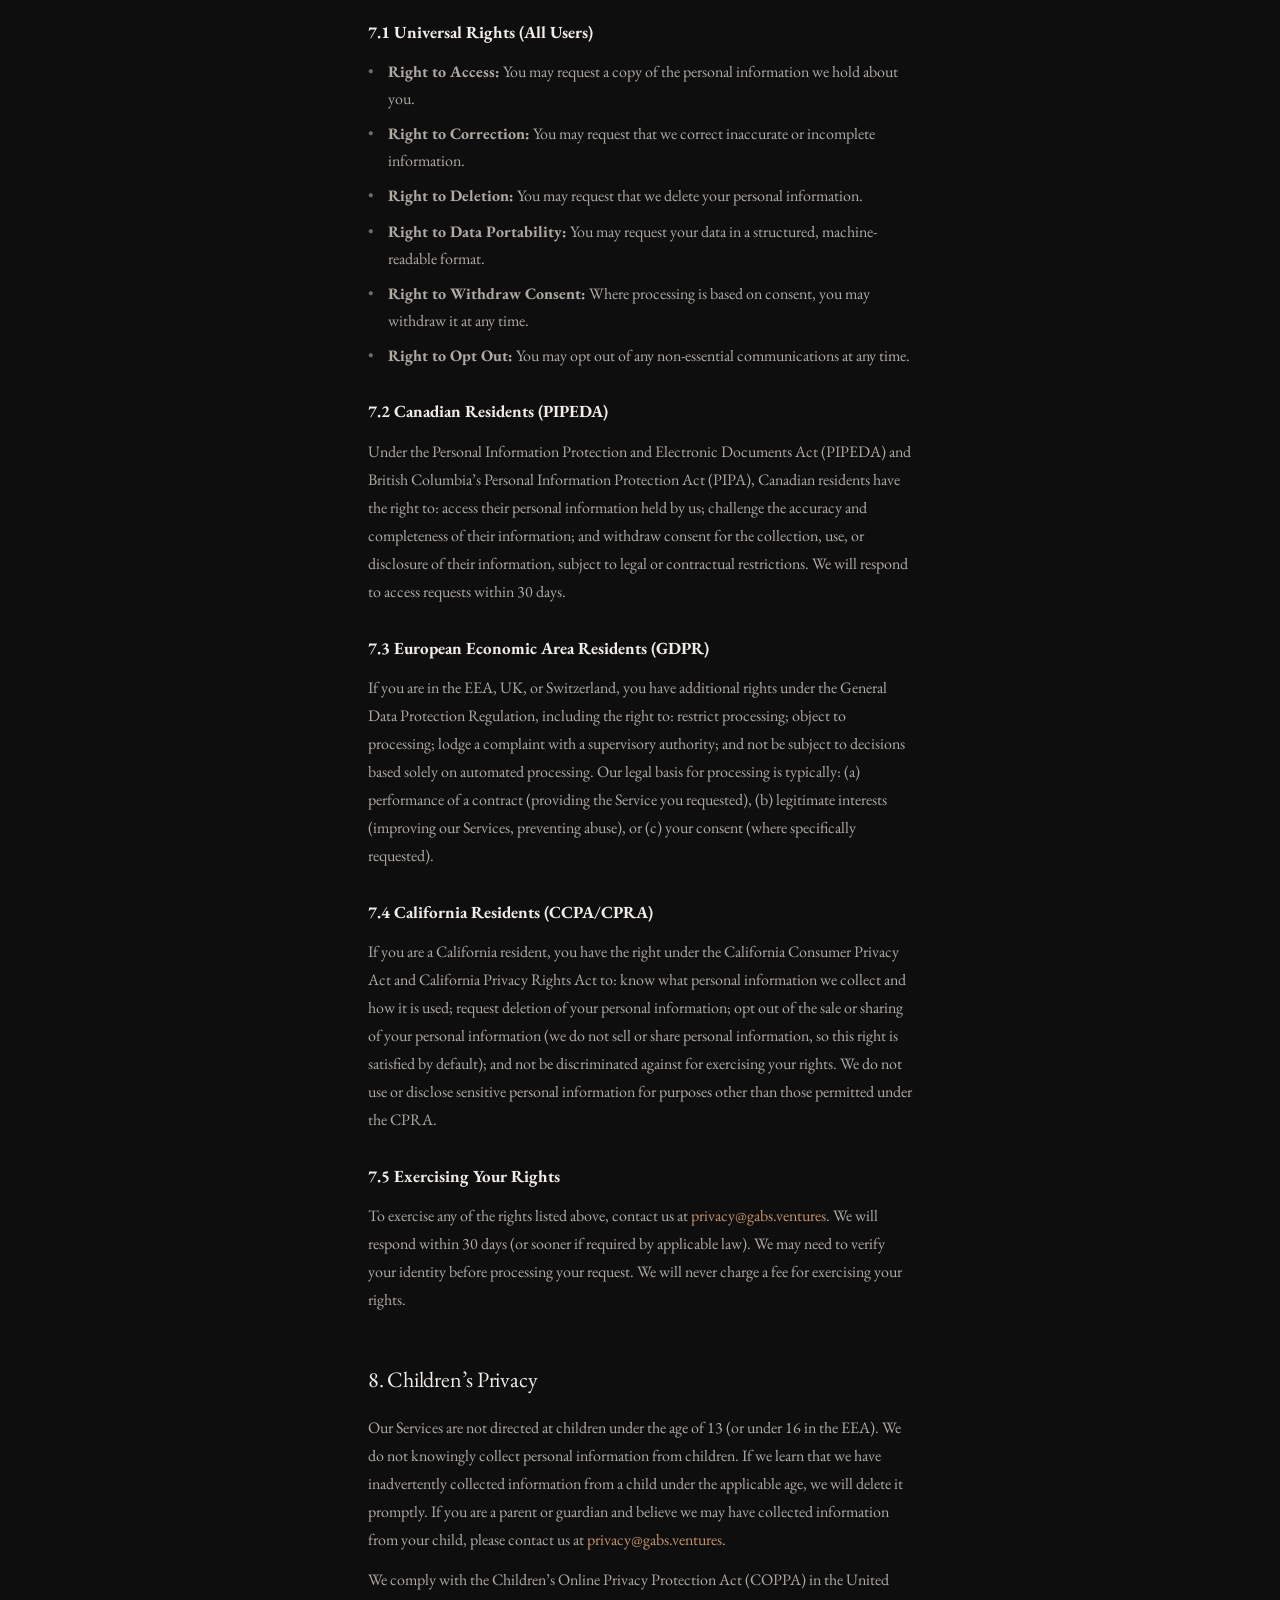
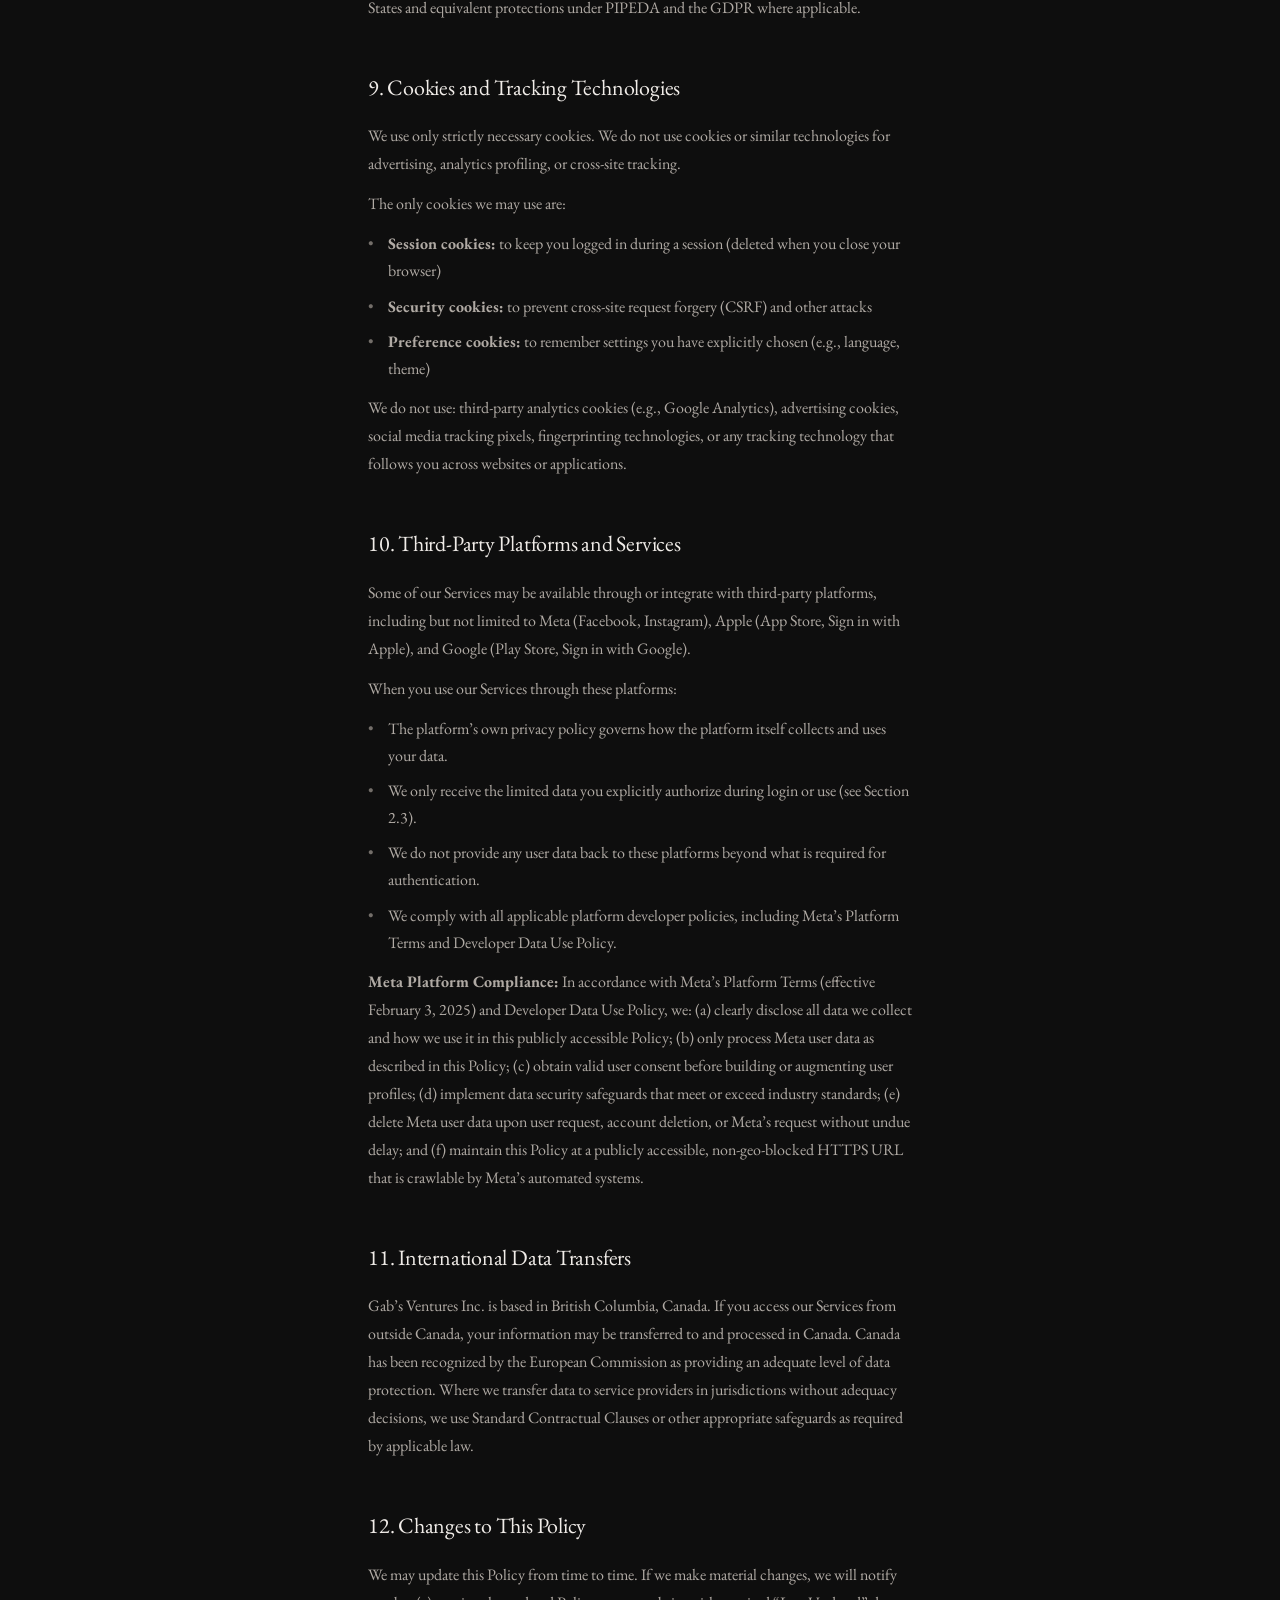
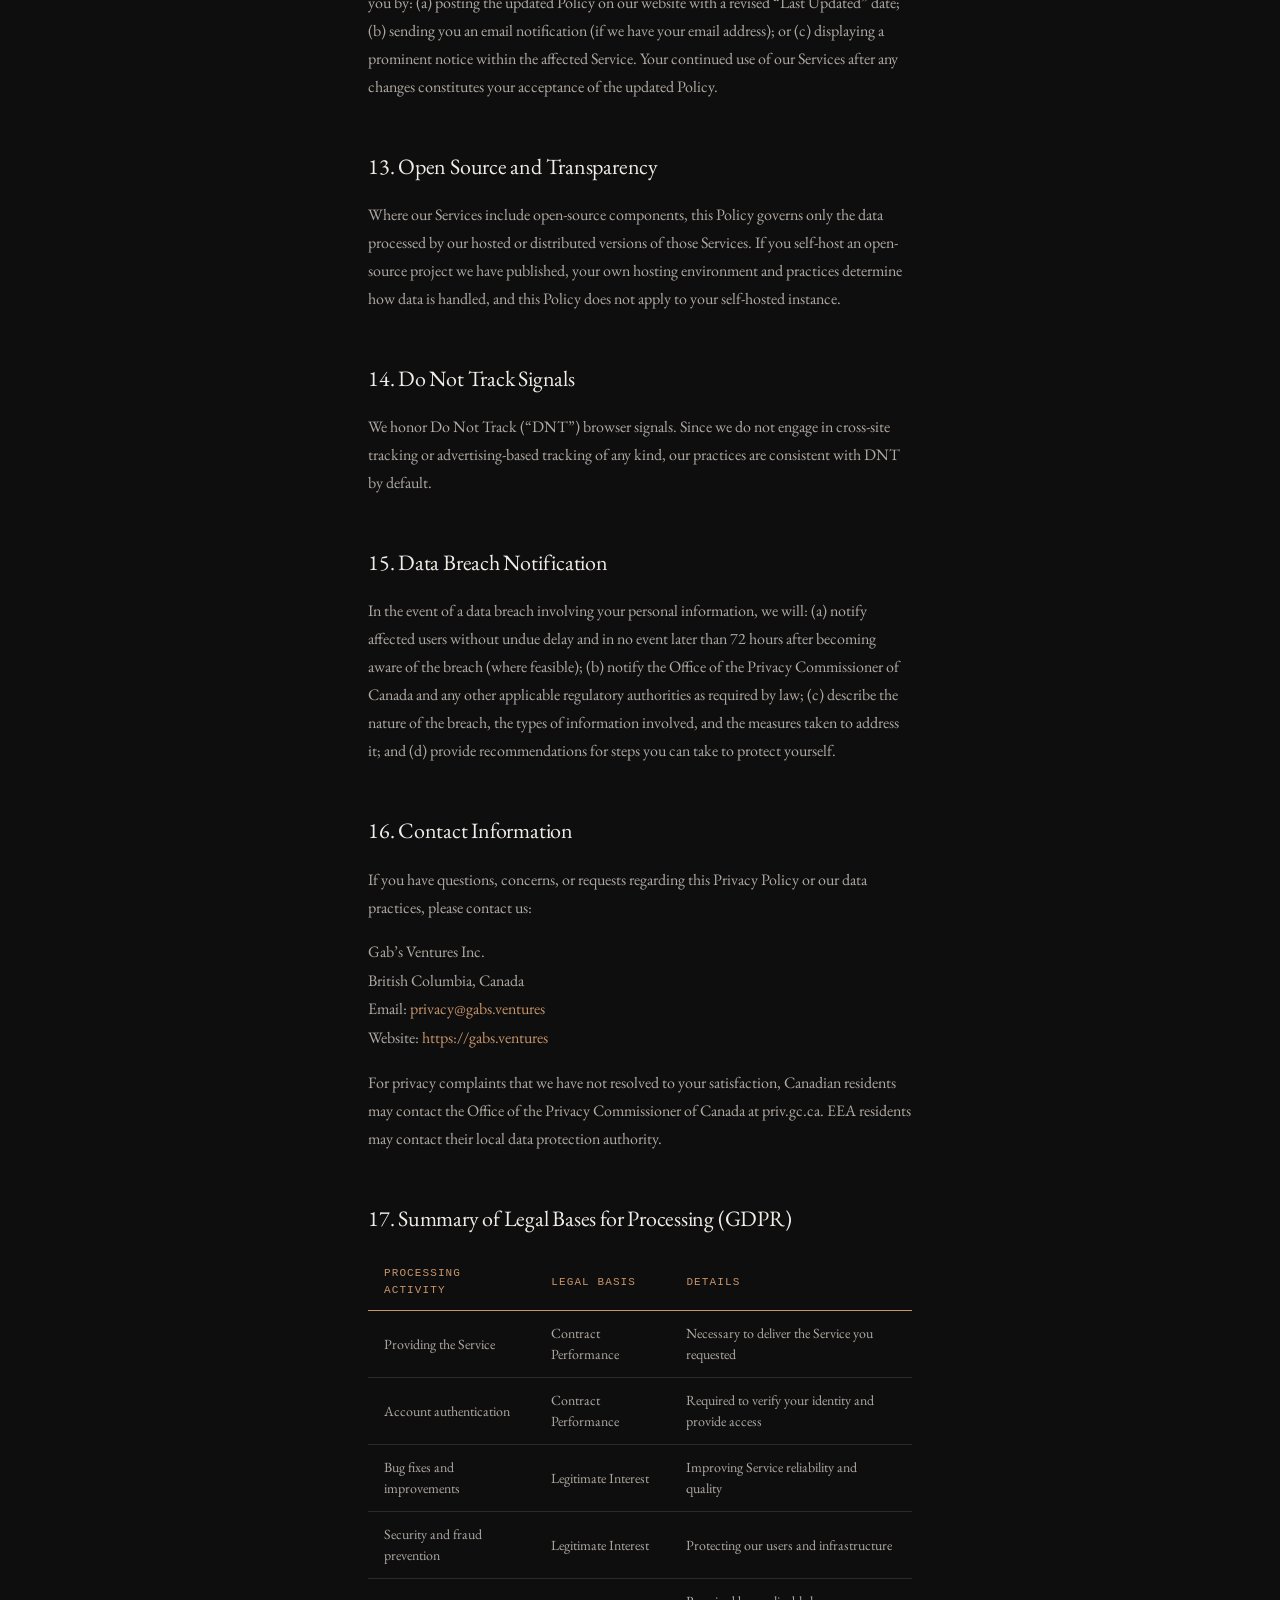
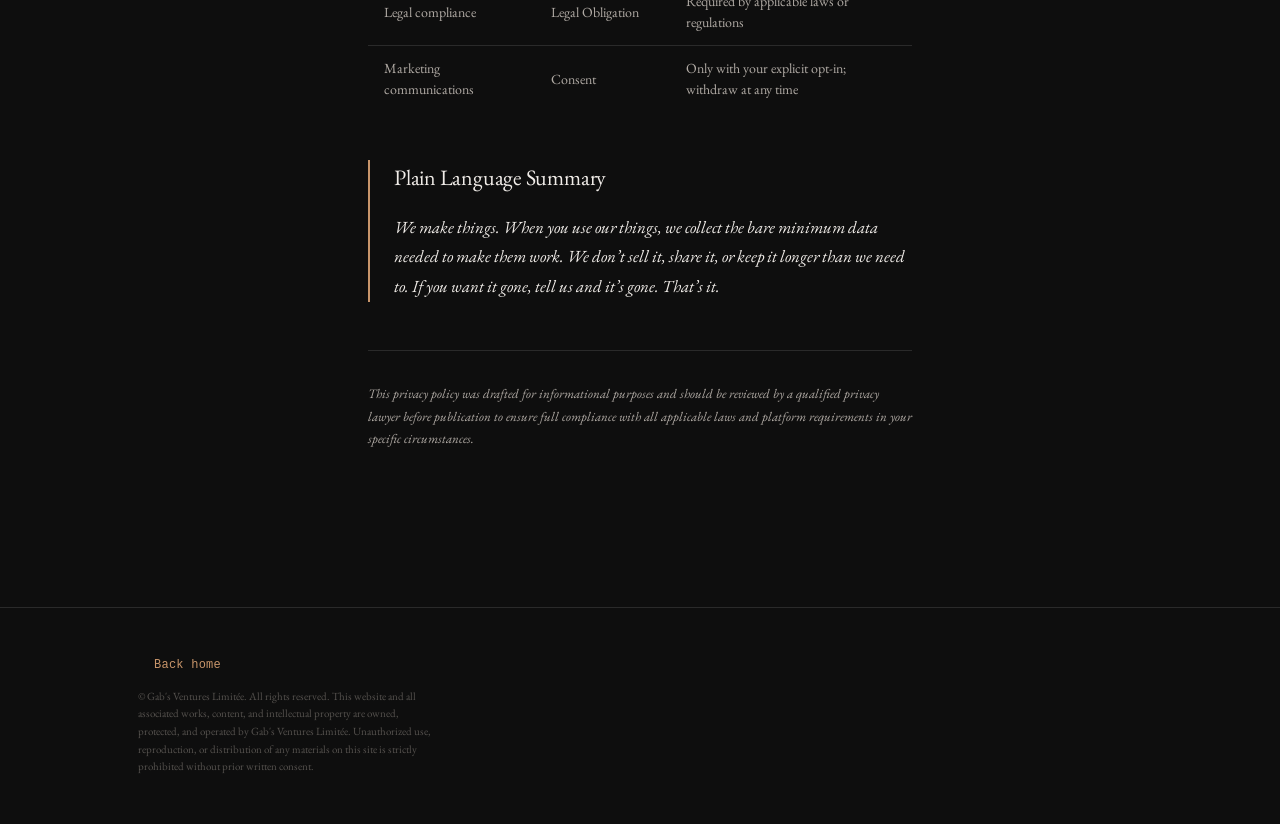
<file: privacy.html>
<!DOCTYPE html>
<html lang="en">
<head>
  <meta charset="UTF-8">
  <meta name="viewport" content="width=device-width, initial-scale=1.0">
  <title>Privacy Policy — Gab's Ventures Inc.</title>
  <meta name="description" content="Privacy Policy for Gab's Ventures Inc. We do not sell your data. Ever.">
  <meta name="theme-color" content="#0a0a0a">
  <link rel="icon" href="data:image/svg+xml,<svg xmlns=%22http://www.w3.org/2000/svg%22 viewBox=%220 0 100 100%22><text y=%22.9em%22 font-size=%2290%22>%E2%97%86</text></svg>">
  <link rel="preconnect" href="https://fonts.googleapis.com">
  <link rel="preconnect" href="https://fonts.gstatic.com" crossorigin>
  <link rel="stylesheet" href="https://fonts.googleapis.com/css2?family=EB+Garamond:ital,wght@0,400..800;1,400..800&display=swap">
  <link rel="stylesheet" href="style.css">
  <link rel="stylesheet" href="privacy.css">
</head>
<body>

  <a href="#main" class="skip-link">Skip to content</a>
  <div class="top-accent" aria-hidden="true"></div>

  <nav class="nav scrolled" role="navigation" aria-label="Main">
    <div class="nav-inner">
      <a href="/" class="logo" aria-label="Home">gk</a>
      <div class="nav-links">
        <a href="/#works">Works</a>
        <a href="/#about">About</a>
        <a href="/#contact">Contact</a>
      </div>
    </div>
  </nav>

  <main id="main" class="policy">
    <div class="container narrow">

      <header class="policy-header">
        <span class="section-label">Legal</span>
        <h1>Privacy Policy</h1>
        <p class="policy-meta">
          Gab's Ventures Inc. &middot; gabs.ventures<br>
          Effective Date: February 7, 2026<br>
          Last Updated: February 7, 2026
        </p>
      </header>

      <section class="policy-commitment">
        <h2>Our Core Commitment</h2>
        <ul class="check-list">
          <li>We do not sell your data. Ever. To anyone. For any reason.</li>
          <li>We do not share your data with third parties for their own purposes.</li>
          <li>We do not retain your data beyond what is strictly necessary to provide the service you requested.</li>
          <li>We do not build advertising profiles about you.</li>
          <li>We do not use your data to train AI models.</li>
          <li>If we have no reason to hold your data, we delete it.</li>
        </ul>
      </section>

      <section>
        <h2>1. Introduction and Scope</h2>
        <p>This Privacy Policy (this &ldquo;Policy&rdquo;) explains how Gab&rsquo;s Ventures Inc. (&ldquo;we,&rdquo; &ldquo;us,&rdquo; or &ldquo;our&rdquo;), a British Columbia corporation, collects, uses, discloses, and protects information in connection with all applications, websites, products, services, tools, and digital experiences we develop, publish, or operate (collectively, the &ldquo;Services&rdquo;).</p>
        <p>This Policy applies to all users of our Services regardless of how they access them, including through web browsers, mobile applications, desktop applications, APIs, or third-party platforms such as Meta (Facebook/Instagram), Apple App Store, or Google Play.</p>
        <p>By using any of our Services, you acknowledge that you have read and understood this Policy. If you do not agree with this Policy, please do not use our Services. If you have questions, contact us at <a href="mailto:privacy@gabs.ventures">privacy@gabs.ventures</a>.</p>
      </section>

      <section>
        <h2>2. Information We Collect</h2>
        <p>We are committed to collecting the absolute minimum information necessary to provide our Services. Many of our applications are designed to function without collecting personal data at all. Below is a comprehensive list of the categories of information we may collect, depending on which Service you use:</p>

        <h3>2.1 Information You Provide Directly</h3>
        <ul>
          <li><strong>Account information</strong> (if a Service requires an account): name, email address, and password.</li>
          <li><strong>Content you create,</strong> upload, or submit through our Services (e.g., images, text, files, configurations).</li>
          <li><strong>Communications</strong> you send to us (e.g., support requests, feedback, bug reports).</li>
          <li><strong>Payment information</strong> (if a Service includes a paid feature): processed exclusively by third-party payment processors (e.g., Stripe, Apple, Google). We never receive, store, or have access to your full credit card number, bank account details, or other payment credentials.</li>
        </ul>

        <h3>2.2 Information Collected Automatically</h3>
        <ul>
          <li><strong>Device information:</strong> device type, operating system, browser type, screen resolution, and language settings.</li>
          <li><strong>Usage data:</strong> pages visited, features used, timestamps, crash logs, and performance data.</li>
          <li><strong>IP address:</strong> used only for basic functionality (e.g., serving content, preventing abuse) and not stored beyond the session unless required for security purposes.</li>
          <li><strong>Cookies and similar technologies:</strong> only essential cookies required for the Service to function. We do not use advertising cookies, tracking pixels, or analytics cookies that identify individual users. See Section 9 for details.</li>
        </ul>

        <h3>2.3 Information from Third-Party Platforms</h3>
        <p>If you access our Services through a third-party platform (e.g., by logging in via Facebook, Google, or Apple), we may receive limited information from that platform as authorized by you during the login process. This typically includes:</p>
        <ul>
          <li>Your name and/or username on that platform</li>
          <li>Your email address (if you authorize it)</li>
          <li>Your profile picture (if you authorize it)</li>
          <li>A unique platform identifier</li>
        </ul>
        <p>We do not request or access: your friends list, your posts, your messages, your photos, your location history, your browsing activity, or any other data beyond what is strictly listed above.</p>

        <h3>2.4 Information We Do NOT Collect</h3>
        <p>For absolute clarity, we do not collect:</p>
        <ul>
          <li>Precise geolocation data (GPS coordinates)</li>
          <li>Biometric data (fingerprints, face scans, voiceprints)</li>
          <li>Financial information (we use third-party payment processors exclusively)</li>
          <li>Contacts or address books from your device</li>
          <li>Call logs, SMS messages, or other communications</li>
          <li>Health, fitness, or medical data</li>
          <li>Data from other apps on your device</li>
          <li>Advertising identifiers for the purpose of ad targeting</li>
          <li>Keystroke patterns, mouse movements, or other behavioral biometrics</li>
        </ul>
      </section>

      <section>
        <h2>3. How We Use Your Information</h2>
        <p>We use the information we collect solely for the following purposes:</p>

        <h3>3.1 To Provide and Maintain Our Services</h3>
        <ul>
          <li>Operating, delivering, and improving the specific Service you are using</li>
          <li>Authenticating your identity (if the Service requires an account)</li>
          <li>Processing transactions you initiate</li>
          <li>Providing customer support and responding to your requests</li>
        </ul>

        <h3>3.2 To Improve Our Services</h3>
        <ul>
          <li>Diagnosing technical problems and fixing bugs</li>
          <li>Analyzing aggregate, anonymized usage patterns to improve user experience</li>
          <li>Testing new features or improvements</li>
        </ul>

        <h3>3.3 To Communicate With You</h3>
        <ul>
          <li>Responding to support requests or inquiries you initiate</li>
          <li>Sending essential service notifications (e.g., security alerts, changes to terms)</li>
          <li>We do not send marketing emails unless you have explicitly opted in, and you may opt out at any time</li>
        </ul>

        <h3>3.4 To Comply With Legal Obligations</h3>
        <ul>
          <li>Responding to lawful requests from law enforcement or regulatory authorities</li>
          <li>Enforcing our terms of service and protecting against fraud or abuse</li>
        </ul>

        <div class="policy-block policy-block--deny">
          <h4>We Do Not Use Your Data For:</h4>
          <ul class="cross-list">
            <li>Advertising, ad targeting, or ad profiling</li>
            <li>Selling, renting, leasing, or licensing to any third party</li>
            <li>Building user profiles for purposes unrelated to the Service</li>
            <li>Training artificial intelligence or machine learning models</li>
            <li>Sharing with data brokers or marketing partners</li>
            <li>Cross-referencing with other databases or data sources</li>
          </ul>
        </div>
      </section>

      <section>
        <h2>4. How We Share Your Information</h2>
        <p>We do not sell your personal information. We have never sold personal information and have no plans to do so. This commitment applies globally and without exception.</p>
        <p>We may share limited information only in the following narrow circumstances:</p>

        <h3>4.1 Service Providers</h3>
        <p>We may engage third-party service providers who perform functions on our behalf, such as hosting infrastructure (e.g., cloud servers), payment processing, or error monitoring. These providers are contractually obligated to use your information solely to provide their services to us and are prohibited from using it for their own purposes. They are bound by data processing agreements that require them to maintain confidentiality and security.</p>

        <h3>4.2 Legal Requirements</h3>
        <p>We may disclose your information if required to do so by law, regulation, legal process, or governmental request, including: (a) to comply with a subpoena, court order, or other legal obligation; (b) to protect the rights, property, or safety of Gab&rsquo;s Ventures, our users, or the public; or (c) to detect, prevent, or address fraud, security, or technical issues.</p>

        <h3>4.3 Business Transfers</h3>
        <p>If Gab&rsquo;s Ventures is involved in a merger, acquisition, reorganization, or sale of assets, your information may be transferred as part of that transaction. We will provide notice before your information becomes subject to a different privacy policy.</p>

        <h3>4.4 With Your Consent</h3>
        <p>We may share information with third parties when you explicitly direct us to do so (e.g., if a Service includes a &ldquo;share&rdquo; or &ldquo;export&rdquo; feature that you initiate).</p>

        <h3>4.5 What We Never Share</h3>
        <p>Under no circumstances do we share, sell, rent, or disclose your personal information to: advertising networks or platforms, data brokers, analytics companies that identify individual users, social media platforms (beyond the authentication data you authorized), marketing agencies, or any other third party for their own commercial purposes.</p>
      </section>

      <section>
        <h2>5. Data Retention and Deletion</h2>
        <p>Our default is deletion. We retain your personal information only for as long as is strictly necessary to provide the Service you are using, after which it is deleted or anonymized.</p>

        <h3>5.1 Retention Periods</h3>
        <ul>
          <li><strong>Account data:</strong> retained while your account is active. Deleted within 30 days of account deletion request.</li>
          <li><strong>Content you create:</strong> retained while your account is active or until you delete it, whichever comes first.</li>
          <li><strong>Usage/analytics data:</strong> collected in aggregate, anonymized form only. Individual-level data is not retained beyond the session.</li>
          <li><strong>Support communications:</strong> retained for up to 12 months after resolution to ensure quality, then deleted.</li>
          <li><strong>Legal/compliance records:</strong> retained only as long as required by applicable law (e.g., tax records for 6 years under CRA requirements).</li>
        </ul>

        <h3>5.2 Your Right to Deletion</h3>
        <p>You may request deletion of your data at any time by contacting <a href="mailto:privacy@gabs.ventures">privacy@gabs.ventures</a>. We will process your request within 30 days and confirm completion. Upon deletion, your data is permanently removed from our active systems and backups within 90 days.</p>

        <h3>5.3 Data from Third-Party Platform Logins</h3>
        <p>If you used a third-party login (e.g., Facebook Login), we delete all data received from that platform when you delete your account or revoke access. We also comply with any deletion requests relayed to us by the platform (e.g., Meta&rsquo;s data deletion callback requirements).</p>
      </section>

      <section>
        <h2>6. Data Security</h2>
        <p>We implement and maintain administrative, physical, and technical safeguards designed to protect your information from unauthorized access, destruction, loss, alteration, and disclosure, including:</p>
        <ul>
          <li>Encryption of data in transit (TLS/HTTPS) and at rest</li>
          <li>Access controls limiting who within our organization can access user data</li>
          <li>Regular security assessments and monitoring</li>
          <li>Secure development practices including code review and dependency auditing</li>
          <li>Incident response procedures for data breaches</li>
        </ul>
        <p>While we strive to protect your information, no method of transmission over the internet or electronic storage is 100% secure. If we become aware of a data breach that affects your personal information, we will notify you and any applicable regulatory authorities in accordance with applicable law.</p>
      </section>

      <section>
        <h2>7. Your Privacy Rights</h2>
        <p>Depending on where you live, you may have specific rights regarding your personal information. We honor the following rights for all users, regardless of jurisdiction:</p>

        <h3>7.1 Universal Rights (All Users)</h3>
        <ul>
          <li><strong>Right to Access:</strong> You may request a copy of the personal information we hold about you.</li>
          <li><strong>Right to Correction:</strong> You may request that we correct inaccurate or incomplete information.</li>
          <li><strong>Right to Deletion:</strong> You may request that we delete your personal information.</li>
          <li><strong>Right to Data Portability:</strong> You may request your data in a structured, machine-readable format.</li>
          <li><strong>Right to Withdraw Consent:</strong> Where processing is based on consent, you may withdraw it at any time.</li>
          <li><strong>Right to Opt Out:</strong> You may opt out of any non-essential communications at any time.</li>
        </ul>

        <h3>7.2 Canadian Residents (PIPEDA)</h3>
        <p>Under the Personal Information Protection and Electronic Documents Act (PIPEDA) and British Columbia&rsquo;s Personal Information Protection Act (PIPA), Canadian residents have the right to: access their personal information held by us; challenge the accuracy and completeness of their information; and withdraw consent for the collection, use, or disclosure of their information, subject to legal or contractual restrictions. We will respond to access requests within 30 days.</p>

        <h3>7.3 European Economic Area Residents (GDPR)</h3>
        <p>If you are in the EEA, UK, or Switzerland, you have additional rights under the General Data Protection Regulation, including the right to: restrict processing; object to processing; lodge a complaint with a supervisory authority; and not be subject to decisions based solely on automated processing. Our legal basis for processing is typically: (a) performance of a contract (providing the Service you requested), (b) legitimate interests (improving our Services, preventing abuse), or (c) your consent (where specifically requested).</p>

        <h3>7.4 California Residents (CCPA/CPRA)</h3>
        <p>If you are a California resident, you have the right under the California Consumer Privacy Act and California Privacy Rights Act to: know what personal information we collect and how it is used; request deletion of your personal information; opt out of the sale or sharing of your personal information (we do not sell or share personal information, so this right is satisfied by default); and not be discriminated against for exercising your rights. We do not use or disclose sensitive personal information for purposes other than those permitted under the CPRA.</p>

        <h3>7.5 Exercising Your Rights</h3>
        <p>To exercise any of the rights listed above, contact us at <a href="mailto:privacy@gabs.ventures">privacy@gabs.ventures</a>. We will respond within 30 days (or sooner if required by applicable law). We may need to verify your identity before processing your request. We will never charge a fee for exercising your rights.</p>
      </section>

      <section>
        <h2>8. Children&rsquo;s Privacy</h2>
        <p>Our Services are not directed at children under the age of 13 (or under 16 in the EEA). We do not knowingly collect personal information from children. If we learn that we have inadvertently collected information from a child under the applicable age, we will delete it promptly. If you are a parent or guardian and believe we may have collected information from your child, please contact us at <a href="mailto:privacy@gabs.ventures">privacy@gabs.ventures</a>.</p>
        <p>We comply with the Children&rsquo;s Online Privacy Protection Act (COPPA) in the United States and equivalent protections under PIPEDA and the GDPR where applicable.</p>
      </section>

      <section>
        <h2>9. Cookies and Tracking Technologies</h2>
        <p>We use only strictly necessary cookies. We do not use cookies or similar technologies for advertising, analytics profiling, or cross-site tracking.</p>
        <p>The only cookies we may use are:</p>
        <ul>
          <li><strong>Session cookies:</strong> to keep you logged in during a session (deleted when you close your browser)</li>
          <li><strong>Security cookies:</strong> to prevent cross-site request forgery (CSRF) and other attacks</li>
          <li><strong>Preference cookies:</strong> to remember settings you have explicitly chosen (e.g., language, theme)</li>
        </ul>
        <p>We do not use: third-party analytics cookies (e.g., Google Analytics), advertising cookies, social media tracking pixels, fingerprinting technologies, or any tracking technology that follows you across websites or applications.</p>
      </section>

      <section>
        <h2>10. Third-Party Platforms and Services</h2>
        <p>Some of our Services may be available through or integrate with third-party platforms, including but not limited to Meta (Facebook, Instagram), Apple (App Store, Sign in with Apple), and Google (Play Store, Sign in with Google).</p>
        <p>When you use our Services through these platforms:</p>
        <ul>
          <li>The platform&rsquo;s own privacy policy governs how the platform itself collects and uses your data.</li>
          <li>We only receive the limited data you explicitly authorize during login or use (see Section 2.3).</li>
          <li>We do not provide any user data back to these platforms beyond what is required for authentication.</li>
          <li>We comply with all applicable platform developer policies, including Meta&rsquo;s Platform Terms and Developer Data Use Policy.</li>
        </ul>
        <p><strong>Meta Platform Compliance:</strong> In accordance with Meta&rsquo;s Platform Terms (effective February 3, 2025) and Developer Data Use Policy, we: (a) clearly disclose all data we collect and how we use it in this publicly accessible Policy; (b) only process Meta user data as described in this Policy; (c) obtain valid user consent before building or augmenting user profiles; (d) implement data security safeguards that meet or exceed industry standards; (e) delete Meta user data upon user request, account deletion, or Meta&rsquo;s request without undue delay; and (f) maintain this Policy at a publicly accessible, non-geo-blocked HTTPS URL that is crawlable by Meta&rsquo;s automated systems.</p>
      </section>

      <section>
        <h2>11. International Data Transfers</h2>
        <p>Gab&rsquo;s Ventures Inc. is based in British Columbia, Canada. If you access our Services from outside Canada, your information may be transferred to and processed in Canada. Canada has been recognized by the European Commission as providing an adequate level of data protection. Where we transfer data to service providers in jurisdictions without adequacy decisions, we use Standard Contractual Clauses or other appropriate safeguards as required by applicable law.</p>
      </section>

      <section>
        <h2>12. Changes to This Policy</h2>
        <p>We may update this Policy from time to time. If we make material changes, we will notify you by: (a) posting the updated Policy on our website with a revised &ldquo;Last Updated&rdquo; date; (b) sending you an email notification (if we have your email address); or (c) displaying a prominent notice within the affected Service. Your continued use of our Services after any changes constitutes your acceptance of the updated Policy.</p>
      </section>

      <section>
        <h2>13. Open Source and Transparency</h2>
        <p>Where our Services include open-source components, this Policy governs only the data processed by our hosted or distributed versions of those Services. If you self-host an open-source project we have published, your own hosting environment and practices determine how data is handled, and this Policy does not apply to your self-hosted instance.</p>
      </section>

      <section>
        <h2>14. Do Not Track Signals</h2>
        <p>We honor Do Not Track (&ldquo;DNT&rdquo;) browser signals. Since we do not engage in cross-site tracking or advertising-based tracking of any kind, our practices are consistent with DNT by default.</p>
      </section>

      <section>
        <h2>15. Data Breach Notification</h2>
        <p>In the event of a data breach involving your personal information, we will: (a) notify affected users without undue delay and in no event later than 72 hours after becoming aware of the breach (where feasible); (b) notify the Office of the Privacy Commissioner of Canada and any other applicable regulatory authorities as required by law; (c) describe the nature of the breach, the types of information involved, and the measures taken to address it; and (d) provide recommendations for steps you can take to protect yourself.</p>
      </section>

      <section>
        <h2>16. Contact Information</h2>
        <p>If you have questions, concerns, or requests regarding this Privacy Policy or our data practices, please contact us:</p>
        <address>
          Gab&rsquo;s Ventures Inc.<br>
          British Columbia, Canada<br>
          Email: <a href="mailto:privacy@gabs.ventures">privacy@gabs.ventures</a><br>
          Website: <a href="https://gabs.ventures">https://gabs.ventures</a>
        </address>
        <p>For privacy complaints that we have not resolved to your satisfaction, Canadian residents may contact the Office of the Privacy Commissioner of Canada at priv.gc.ca. EEA residents may contact their local data protection authority.</p>
      </section>

      <section>
        <h2>17. Summary of Legal Bases for Processing (GDPR)</h2>
        <div class="policy-table-wrap">
          <table class="policy-table">
            <thead>
              <tr>
                <th>Processing Activity</th>
                <th>Legal Basis</th>
                <th>Details</th>
              </tr>
            </thead>
            <tbody>
              <tr>
                <td>Providing the Service</td>
                <td>Contract Performance</td>
                <td>Necessary to deliver the Service you requested</td>
              </tr>
              <tr>
                <td>Account authentication</td>
                <td>Contract Performance</td>
                <td>Required to verify your identity and provide access</td>
              </tr>
              <tr>
                <td>Bug fixes and improvements</td>
                <td>Legitimate Interest</td>
                <td>Improving Service reliability and quality</td>
              </tr>
              <tr>
                <td>Security and fraud prevention</td>
                <td>Legitimate Interest</td>
                <td>Protecting our users and infrastructure</td>
              </tr>
              <tr>
                <td>Legal compliance</td>
                <td>Legal Obligation</td>
                <td>Required by applicable laws or regulations</td>
              </tr>
              <tr>
                <td>Marketing communications</td>
                <td>Consent</td>
                <td>Only with your explicit opt-in; withdraw at any time</td>
              </tr>
            </tbody>
          </table>
        </div>
      </section>

      <section class="policy-summary">
        <h2>Plain Language Summary</h2>
        <p>We make things. When you use our things, we collect the bare minimum data needed to make them work. We don&rsquo;t sell it, share it, or keep it longer than we need to. If you want it gone, tell us and it&rsquo;s gone. That&rsquo;s it.</p>
      </section>

      <p class="policy-disclaimer">This privacy policy was drafted for informational purposes and should be reviewed by a qualified privacy lawyer before publication to ensure full compliance with all applicable laws and platform requirements in your specific circumstances.</p>

    </div>
  </main>

  <footer class="footer">
    <div class="container">
      <p><a href="/">Back home</a></p>
      <p class="footer-legal">&copy; Gab's Ventures Limit&eacute;e. All rights reserved. This website and all associated works, content, and intellectual property are owned, protected, and operated by Gab's Ventures Limit&eacute;e. Unauthorized use, reproduction, or distribution of any materials on this site is strictly prohibited without prior written consent.</p>
    </div>
  </footer>

</body>
</html>
</file>
<file: style.css>
/* =========================================
   Gab's Ventures — Design System & Styles
   Zero dependencies. System fonts. Fast.
   ========================================= */

/* --- Design Tokens --- */
:root {
  --bg:           #0e0e0e;
  --bg-raised:    #161616;
  --text:         #f0ece8;
  --text-mid:     #b0aaa4;
  --text-dim:     #736e69;
  --accent:       #c8956a;
  --border:       #2a2a2a;

  --font-body:  'EB Garamond', Georgia, 'Times New Roman', serif;
  --font-mono:  ui-monospace, 'SF Mono', 'Cascadia Code', 'Source Code Pro', Menlo, Consolas, monospace;

  --container:  1100px;
  --narrow:     640px;
  --gutter:     clamp(1.25rem, 4vw, 3rem);
  --section-gap: clamp(5rem, 12vw, 9rem);
}


/* --- Light Mode --- */
body.light-mode {
  --bg:           #f5f2ee;
  --bg-raised:    #ffffff;
  --text:         #1a1816;
  --text-mid:     #5c5854;
  --text-dim:     #9b9590;
  --accent:       #a0714d;
  --border:       #ddd8d2;
}

body.light-mode .nav.scrolled {
  background: rgba(245, 242, 238, 0.85);
}

body.light-mode .card:hover {
  box-shadow: 0 16px 48px rgba(0, 0, 0, 0.1);
}

body.light-mode::after {
  opacity: 0.012;
}

body.light-mode ::selection {
  color: #f5f2ee;
}


/* --- Theme Toggle --- */
.theme-toggle {
  font-family: var(--font-mono);
  font-size: 0.6875rem;
  color: var(--text-dim);
  letter-spacing: 0.01em;
  padding: 0.25rem 0.5rem;
  border-radius: 4px;
  transition: color 0.2s ease;
  cursor: pointer;
}

.theme-toggle:hover {
  color: var(--text);
}

.theme-toggle:disabled {
  opacity: 0.3;
  cursor: not-allowed;
  pointer-events: none;
}


/* --- Reset --- */
*, *::before, *::after {
  margin: 0;
  padding: 0;
  box-sizing: border-box;
}

html {
  scroll-behavior: smooth;
  -webkit-text-size-adjust: 100%;
}

body {
  font-family: var(--font-body);
  font-size: 1rem;
  line-height: 1.65;
  color: var(--text);
  background: var(--bg);
  -webkit-font-smoothing: antialiased;
  -moz-osx-font-smoothing: grayscale;
  overflow-x: hidden;
}

img {
  max-width: 100%;
  height: auto;
  display: block;
}

a {
  color: inherit;
  text-decoration: none;
}

button {
  font: inherit;
  color: inherit;
  background: none;
  border: none;
  cursor: pointer;
}

::selection {
  background: var(--accent);
  color: var(--bg);
}

:focus-visible {
  outline: 2px solid var(--accent);
  outline-offset: 3px;
}


/* --- Film Grain Texture --- */
body::after {
  content: '';
  position: fixed;
  inset: 0;
  background: url("data:image/svg+xml,%3Csvg xmlns='http://www.w3.org/2000/svg' width='300' height='300'%3E%3Cfilter id='n'%3E%3CfeTurbulence type='fractalNoise' baseFrequency='0.75' numOctaves='4' stitchTiles='stitch'/%3E%3C/filter%3E%3Crect width='300' height='300' filter='url(%23n)' opacity='1'/%3E%3C/svg%3E");
  opacity: 0.018;
  pointer-events: none;
  z-index: 9999;
}


/* --- Skip Link --- */
.skip-link {
  position: absolute;
  top: -100%;
  left: 1rem;
  padding: 0.5rem 1rem;
  background: var(--accent);
  color: var(--bg);
  border-radius: 4px;
  font-size: 0.875rem;
  font-weight: 400;
  z-index: 200;
}

.skip-link:focus {
  top: 1rem;
}


/* --- Top Accent Bar --- */
.top-accent {
  position: fixed;
  top: 0;
  left: 0;
  right: 0;
  height: 2px;
  background: linear-gradient(90deg, var(--accent), transparent 60%);
  z-index: 101;
}


/* --- Container --- */
.container {
  max-width: var(--container);
  margin: 0 auto;
  padding: 0 var(--gutter);
}

.container.narrow {
  max-width: var(--narrow);
}


/* --- Navigation --- */
.nav {
  position: fixed;
  top: 0;
  left: 0;
  right: 0;
  z-index: 100;
  padding: 0.875rem 0;
  transition: background 0.4s ease, box-shadow 0.4s ease;
}

.nav.scrolled {
  background: rgba(14, 14, 14, 0.85);
  backdrop-filter: blur(4px);
  -webkit-backdrop-filter: blur(4px);
  box-shadow: 0 1px 0 var(--border);
}

.nav-inner {
  max-width: var(--container);
  margin: 0 auto;
  padding: 0 var(--gutter);
  display: flex;
  align-items: center;
  justify-content: space-between;
}

.logo {
  font-size: 1.125rem;
  font-weight: 400;
  font-style: italic;
  letter-spacing: 0;
  color: var(--text);
  transition: color 0.2s ease;
}

.logo:hover {
  color: var(--accent);
}

.nav-links {
  display: flex;
  gap: 2rem;
}

.nav-links a {
  font-size: 0.8125rem;
  font-weight: 400;
  color: var(--text-mid);
  letter-spacing: 0.01em;
  transition: color 0.2s ease;
}

.nav-links a:hover {
  color: var(--text);
}


/* --- Hero --- */
.hero {
  min-height: 90vh;
  display: flex;
  align-items: center;
  padding-top: 4rem;
}

.hero-content {
  max-width: 720px;
}

.hero-name {
  font-size: clamp(2.25rem, 6vw, 4.5rem);
  font-weight: 400;
  letter-spacing: -0.01em;
  line-height: 1.1;
  color: var(--text);
  animation: fadeUp 0.8s ease-out both;
}

.hero-tagline {
  font-size: clamp(1.25rem, 3vw, 1.75rem);
  font-weight: 400;
  color: var(--text-mid);
  margin-top: 1.25rem;
  animation: fadeUp 0.8s ease-out 0.1s both;
}


/* --- Sections --- */
.section {
  padding: var(--section-gap) 0;
}

.section-label {
  font-family: var(--font-mono);
  font-size: 0.6875rem;
  font-weight: 500;
  text-transform: uppercase;
  letter-spacing: 0.12em;
  color: var(--accent);
  display: block;
  margin-bottom: 0.75rem;
}

.section-title {
  font-size: clamp(1.5rem, 3.5vw, 2.25rem);
  font-weight: 400;
  letter-spacing: -0.01em;
  line-height: 1.2;
  color: var(--text);
  margin-bottom: 2.5rem;
}


/* --- Project Grid --- */
.grid {
  display: grid;
  grid-template-columns: repeat(2, 1fr);
  gap: 1.5rem;
}

.card {
  position: relative;
  background: var(--bg-raised);
  border: 1px solid var(--border);
  border-radius: 10px;
  overflow: hidden;
  cursor: pointer;
  transition: transform 0.35s ease, box-shadow 0.35s ease, border-color 0.35s ease;
}

.card:hover {
  transform: translateY(-4px);
  border-color: #333;
  box-shadow: 0 16px 48px rgba(0, 0, 0, 0.4);
}

.card-image {
  aspect-ratio: 16 / 10;
  position: relative;
  overflow: hidden;
  background:
    radial-gradient(ellipse at 70% 35%, hsla(var(--hue), 45%, 45%, 0.25), transparent 55%),
    radial-gradient(ellipse at 25% 75%, hsla(calc(var(--hue) + 40), 35%, 30%, 0.15), transparent 50%),
    linear-gradient(
      145deg,
      hsl(var(--hue), 18%, 10%) 0%,
      hsl(var(--hue), 12%, 14%) 100%
    );
  transition: transform 0.5s ease;
}

.card:hover .card-image {
  transform: scale(1.03);
}

.card-image::after {
  content: '';
  position: absolute;
  inset: 0;
  background:
    repeating-linear-gradient(
      -45deg,
      transparent,
      transparent 24px,
      hsla(var(--hue), 25%, 45%, 0.035) 24px,
      hsla(var(--hue), 25%, 45%, 0.035) 25px
    );
}

.card-image img {
  position: absolute;
  inset: 0;
  width: 100%;
  height: 100%;
  object-fit: cover;
}

.card-body {
  padding: 1.25rem 1.5rem 1.5rem;
}

.card-tag {
  font-family: var(--font-mono);
  font-size: 0.6875rem;
  font-weight: 500;
  text-transform: uppercase;
  letter-spacing: 0.1em;
  color: var(--accent);
}

.card-body h3 {
  font-size: 1.125rem;
  font-weight: 700;
  letter-spacing: 0;
  margin-top: 0.375rem;
  color: var(--text);
}

.card-body h3 a {
  color: inherit;
}

.card-body h3 a::after {
  content: '';
  position: absolute;
  inset: 0;
}

.card-body p {
  font-size: 0.875rem;
  color: var(--text-mid);
  margin-top: 0.5rem;
  line-height: 1.55;
}

.card-meta {
  display: flex;
  justify-content: space-between;
  font-family: var(--font-mono);
  font-size: 0.6875rem;
  color: var(--text-dim);
  margin-top: 1rem;
  padding-top: 0.75rem;
  border-top: 1px solid var(--border);
  opacity: 0;
  transform: translateY(4px);
  transition: opacity 0.25s ease, transform 0.25s ease;
}

.card:hover .card-meta {
  opacity: 1;
  transform: none;
}


/* --- About --- */
.about-content {
  display: flex;
  flex-direction: column;
  gap: 1.25rem;
}

.about-lead {
  font-size: 1.125rem;
  line-height: 1.7;
  color: var(--text);
  border-left: 2px solid var(--accent);
  padding-left: 1.5rem;
}

.about-content p:not(.about-lead) {
  font-size: 1rem;
  color: var(--text-mid);
  line-height: 1.7;
}


/* --- Contact --- */
.contact-list {
  display: flex;
  flex-direction: column;
  gap: 0;
}

.contact-row {
  display: flex;
  align-items: baseline;
  padding: 1rem 0;
  border-bottom: 1px solid var(--border);
  transition: border-color 0.2s ease;
}

.contact-row:first-child {
  border-top: 1px solid var(--border);
}

.contact-row:hover {
  border-color: var(--text-dim);
}

.contact-row:hover .contact-value {
  color: var(--accent);
}

.contact-row:hover .contact-line {
  border-color: var(--text-dim);
}

.contact-label {
  font-family: var(--font-mono);
  font-size: 0.75rem;
  text-transform: uppercase;
  letter-spacing: 0.1em;
  color: var(--text-dim);
  flex-shrink: 0;
  min-width: 5.5rem;
}

.contact-line {
  flex: 1;
  border-bottom: 1px dashed var(--border);
  margin: 0 1.25rem;
  transform: translateY(-3px);
  min-width: 2rem;
  transition: border-color 0.2s ease;
}

.contact-value {
  font-size: 0.9375rem;
  font-weight: 400;
  color: var(--text-mid);
  flex-shrink: 0;
  transition: color 0.2s ease;
}


/* --- Footer --- */
.footer {
  padding: 3rem 0;
  border-top: 1px solid var(--border);
}

.footer p {
  font-family: var(--font-mono);
  font-size: 0.75rem;
  color: var(--text-dim);
  letter-spacing: 0.02em;
}

.footer a {
  color: var(--text-dim);
  margin-left: 1rem;
  transition: color 0.2s ease;
}

.footer a:hover {
  color: var(--accent);
}

.footer .footer-legal {
  font-family: var(--font-body);
  font-size: 0.6875rem;
  line-height: 1.6;
  letter-spacing: 0;
  max-width: 60ch;
  margin-top: 0.75rem;
  opacity: 0.7;
}

#weather-status {
  margin-left: 1rem;
}

#weather-status a {
  margin-left: 0;
  text-decoration: underline;
  text-underline-offset: 2px;
}


/* --- Rain Canvas --- */
#rain-canvas,
#snow-canvas,
#cloud-canvas,
#sunny-canvas,
#star-canvas {
  position: fixed;
  top: 0;
  left: 0;
  width: 100%;
  height: 100%;
  pointer-events: none;
  z-index: 1;
}

.hero,
main,
.footer {
  position: relative;
  z-index: 2;
}


/* --- Animations --- */
@keyframes fadeUp {
  from {
    opacity: 0;
    transform: translateY(24px);
  }
  to {
    opacity: 1;
    transform: none;
  }
}

.reveal {
  opacity: 0;
  transform: translateY(20px);
  transition: opacity 0.7s ease, transform 0.7s ease;
}

.reveal.visible {
  opacity: 1;
  transform: none;
}

/* Stagger reveal for cards */
.card.reveal:nth-child(2) { transition-delay: 0.08s; }
.card.reveal:nth-child(3) { transition-delay: 0.16s; }
.card.reveal:nth-child(4) { transition-delay: 0.24s; }


/* --- Reduced Motion --- */
@media (prefers-reduced-motion: reduce) {
  *, *::before, *::after {
    animation-duration: 0.01ms !important;
    animation-delay: 0ms !important;
    transition-duration: 0.01ms !important;
  }
  html {
    scroll-behavior: auto;
  }
  .reveal {
    opacity: 1;
    transform: none;
  }
}


/* --- Responsive --- */
@media (max-width: 768px) {
  body::after {
    display: none;
  }

  .grid {
    grid-template-columns: 1fr;
  }

  .nav-links {
    gap: 1.25rem;
  }

  .nav-links a {
    font-size: 0.75rem;
  }

  .consider-link {
    display: none;
  }

  .contact-line {
    display: none;
  }

  .contact-row {
    flex-direction: column;
    gap: 0.125rem;
  }

  .contact-label {
    min-width: 0;
  }

  .card-meta {
    opacity: 1;
    transform: none;
  }
}

@media (max-width: 480px) {
  .hero {
    min-height: 80vh;
  }

  .section-title {
    margin-bottom: 2rem;
  }

  .card-body {
    padding: 1rem 1.25rem 1.25rem;
  }
}

@media (min-width: 1200px) {
  .grid {
    gap: 2rem;
  }
}
</file>
<file: apps/style.css>
/* =========================================
   Apps — Gab's Ventures
   Inherits design tokens from main site.
   ========================================= */

:root {
  --bg:           #0e0e0e;
  --bg-raised:    #161616;
  --text:         #f0ece8;
  --text-mid:     #b0aaa4;
  --text-dim:     #736e69;
  --accent:       #c8956a;
  --border:       #2a2a2a;

  --font-body:  'EB Garamond', Georgia, 'Times New Roman', serif;
  --font-mono:  ui-monospace, 'SF Mono', 'Cascadia Code', 'Source Code Pro', Menlo, Consolas, monospace;

  --container:  1100px;
  --narrow:     640px;
  --gutter:     clamp(1.25rem, 4vw, 3rem);
  --section-gap: clamp(5rem, 12vw, 9rem);
}

*, *::before, *::after {
  margin: 0;
  padding: 0;
  box-sizing: border-box;
}

html {
  scroll-behavior: smooth;
  -webkit-text-size-adjust: 100%;
}

body {
  font-family: var(--font-body);
  font-size: 1rem;
  line-height: 1.65;
  color: var(--text);
  background: var(--bg);
  -webkit-font-smoothing: antialiased;
  -moz-osx-font-smoothing: grayscale;
  overflow-x: hidden;
}

a {
  color: inherit;
  text-decoration: none;
}

button {
  font: inherit;
  color: inherit;
  background: none;
  border: none;
  cursor: pointer;
}

::selection {
  background: var(--accent);
  color: var(--bg);
}

:focus-visible {
  outline: 2px solid var(--accent);
  outline-offset: 3px;
}

/* --- Film Grain --- */
body::after {
  content: '';
  position: fixed;
  inset: 0;
  background: url("data:image/svg+xml,%3Csvg xmlns='http://www.w3.org/2000/svg' width='300' height='300'%3E%3Cfilter id='n'%3E%3CfeTurbulence type='fractalNoise' baseFrequency='0.75' numOctaves='4' stitchTiles='stitch'/%3E%3C/filter%3E%3Crect width='300' height='300' filter='url(%23n)' opacity='1'/%3E%3C/svg%3E");
  opacity: 0.018;
  pointer-events: none;
  z-index: 9999;
}

/* --- Container --- */
.container {
  max-width: var(--container);
  margin: 0 auto;
  padding: 0 var(--gutter);
}

.container.narrow {
  max-width: var(--narrow);
}

/* --- Navigation --- */
.nav {
  position: fixed;
  top: 0;
  left: 0;
  right: 0;
  z-index: 100;
  padding: 0.875rem 0;
  background: rgba(14, 14, 14, 0.85);
  backdrop-filter: blur(4px);
  -webkit-backdrop-filter: blur(4px);
  box-shadow: 0 1px 0 var(--border);
}

.nav-inner {
  max-width: var(--container);
  margin: 0 auto;
  padding: 0 var(--gutter);
  display: flex;
  align-items: center;
  justify-content: space-between;
}

.logo {
  font-size: 1.125rem;
  font-weight: 400;
  font-style: italic;
  color: var(--text);
  transition: color 0.2s ease;
}

.logo:hover {
  color: var(--accent);
}

.nav-links {
  display: flex;
  gap: 2rem;
}

.nav-links a {
  font-size: 0.8125rem;
  font-weight: 400;
  color: var(--text-mid);
  letter-spacing: 0.01em;
  transition: color 0.2s ease;
}

.nav-links a:hover {
  color: var(--text);
}

/* --- Hero --- */
.hero {
  min-height: 90vh;
  display: flex;
  align-items: center;
  padding-top: 4rem;
  position: relative;
  z-index: 2;
}

.hero-content {
  max-width: 720px;
}

.hero-name {
  font-size: clamp(2.25rem, 6vw, 4.5rem);
  font-weight: 400;
  letter-spacing: -0.01em;
  line-height: 1.1;
  color: var(--text);
  animation: fadeUp 0.8s ease-out both;
}

.hero-tagline {
  font-size: clamp(1.25rem, 3vw, 1.75rem);
  font-weight: 400;
  color: var(--text-mid);
  margin-top: 1.25rem;
  animation: fadeUp 0.8s ease-out 0.1s both;
}

/* --- Sections --- */
.section {
  padding-top: 6rem;
  padding-bottom: var(--section-gap);
  position: relative;
  z-index: 2;
  min-height: 100vh;
}

/* --- Apps Grid --- */
.apps-grid {
  display: grid;
  grid-template-columns: repeat(4, 1fr);
  gap: 1.5rem;
}

.app-placeholder {
  aspect-ratio: 1;
  border: 1px dashed var(--border);
  border-radius: 10px;
  display: flex;
  align-items: center;
  justify-content: center;
  transition: border-color 0.2s ease;
}

.app-placeholder span {
  font-size: 1.5rem;
  color: var(--text-dim);
  opacity: 0.4;
}

a.app-slot {
  text-decoration: none;
  color: inherit;
}

.app-icon {
  aspect-ratio: 1;
  background: #000000;
  border: 1px solid var(--border);
  border-radius: 10px;
  overflow: hidden;
  display: flex;
  align-items: center;
  justify-content: center;
  transition: border-color 0.2s ease, transform 0.35s ease, box-shadow 0.35s ease;
}

.app-icon img {
  width: 100%;
  height: 100%;
  object-fit: cover;
}

.app-logo {
  font-family: 'Times New Roman', Times, serif;
  font-size: 3rem;
  font-weight: 400;
  color: #ffffff;
}

a.app-slot:hover .app-icon {
  border-color: #333;
  transform: translateY(-4px);
  box-shadow: 0 16px 48px rgba(0, 0, 0, 0.4);
}

a.app-slot:hover .app-title {
  color: var(--text);
}

.app-title {
  font-size: 0.875rem;
  color: var(--text-mid);
  text-align: center;
  margin-top: 0.75rem;
  transition: color 0.2s ease;
}

/* --- Footer --- */
.footer {
  padding: 3rem 0;
  border-top: 1px solid var(--border);
  position: relative;
  z-index: 2;
}

.footer p {
  font-family: var(--font-mono);
  font-size: 0.75rem;
  color: var(--text-dim);
  letter-spacing: 0.02em;
}

.footer a {
  color: var(--text-dim);
  margin-left: 1rem;
  transition: color 0.2s ease;
}

.footer a:hover {
  color: var(--accent);
}

/* --- Animations --- */
@keyframes fadeUp {
  from {
    opacity: 0;
    transform: translateY(24px);
  }
  to {
    opacity: 1;
    transform: none;
  }
}

/* --- Reduced Motion --- */
@media (prefers-reduced-motion: reduce) {
  *, *::before, *::after {
    animation-duration: 0.01ms !important;
    animation-delay: 0ms !important;
    transition-duration: 0.01ms !important;
  }
  html {
    scroll-behavior: auto;
  }
}

/* --- Responsive --- */
@media (max-width: 768px) {
  body::after {
    display: none;
  }

  .nav-links {
    gap: 1.25rem;
  }

  .nav-links a {
    font-size: 0.75rem;
  }

  .apps-grid {
    grid-template-columns: repeat(2, 1fr);
  }
}

@media (max-width: 480px) {
  .hero {
    min-height: 80vh;
  }
}
</file>
<file: work.css>
/* =========================================
   Work — Project one-pager styles
   Shared by every page under /works/.
   ========================================= */

.work {
  padding-top: 7rem;
  padding-bottom: var(--section-gap);
}

.work-back {
  display: inline-block;
  font-family: var(--font-mono);
  font-size: 0.75rem;
  letter-spacing: 0.02em;
  color: var(--text-dim);
  margin-bottom: 2.5rem;
  transition: color 0.2s ease;
}

.work-back:hover {
  color: var(--accent);
}


/* --- Header --- */
.work-title {
  font-size: clamp(2.5rem, 7vw, 4.5rem);
  font-weight: 400;
  letter-spacing: -0.01em;
  line-height: 1.1;
  color: var(--text);
}

.work-tagline {
  font-size: clamp(1.25rem, 3vw, 1.75rem);
  color: var(--text-mid);
  margin-top: 0.75rem;
}

.work-intro {
  font-size: 1.125rem;
  line-height: 1.7;
  color: var(--text);
  max-width: 60ch;
  margin-top: 1.75rem;
}

.work-actions {
  display: flex;
  flex-wrap: wrap;
  gap: 0.75rem;
  margin-top: 2rem;
}

.work-button {
  display: inline-block;
  font-size: 0.9375rem;
  padding: 0.625rem 1.25rem;
  border: 1px solid var(--border);
  border-radius: 6px;
  color: var(--text);
  transition: border-color 0.2s ease, color 0.2s ease, background 0.2s ease;
}

.work-button:hover {
  border-color: var(--accent);
  color: var(--accent);
}

.work-button.primary {
  background: var(--accent);
  border-color: var(--accent);
  color: var(--bg);
}

.work-button.primary:hover {
  background: transparent;
  color: var(--accent);
}

.work-facts {
  display: grid;
  grid-template-columns: repeat(4, 1fr);
  gap: 1.5rem;
  margin-top: 3rem;
  padding-top: 1.5rem;
  border-top: 1px solid var(--border);
}

.work-facts dt {
  font-family: var(--font-mono);
  font-size: 0.6875rem;
  text-transform: uppercase;
  letter-spacing: 0.1em;
  color: var(--text-dim);
}

.work-facts dd {
  font-size: 0.9375rem;
  color: var(--text-mid);
  margin-top: 0.25rem;
  line-height: 1.5;
}


/* --- Screenshots --- */
.shot {
  margin-top: 3rem;
}

.shot img {
  width: 100%;
  border: 1px solid var(--border);
  border-radius: 10px;
  box-shadow: 0 16px 48px rgba(0, 0, 0, 0.4);
}

body.light-mode .shot img {
  box-shadow: 0 16px 48px rgba(0, 0, 0, 0.1);
}

.shot figcaption {
  font-family: var(--font-mono);
  font-size: 0.75rem;
  color: var(--text-dim);
  letter-spacing: 0.01em;
  margin-top: 0.875rem;
}


/* --- Sections --- */
.work-section {
  margin-top: clamp(4rem, 9vw, 7rem);
}

.work-section .section-title {
  margin-bottom: 1.5rem;
}

.work-prose p {
  font-size: 1.0625rem;
  line-height: 1.75;
  color: var(--text-mid);
  max-width: 62ch;
}

.work-prose p + p {
  margin-top: 1rem;
}

.work-prose p a,
.work-points p a,
.work-step p a {
  color: var(--accent);
  text-decoration: underline;
  text-underline-offset: 2px;
}

.work-prose p a:hover,
.work-points p a:hover,
.work-step p a:hover {
  text-decoration: none;
}


/* --- Why it's useful --- */
.work-points {
  list-style: none;
  display: grid;
  grid-template-columns: repeat(2, 1fr);
  gap: 2rem 3rem;
}

.work-points li {
  border-top: 1px solid var(--border);
  padding-top: 1.25rem;
}

.work-points h3 {
  font-size: 1.125rem;
  font-weight: 700;
  color: var(--text);
}

.work-points p {
  font-size: 0.9375rem;
  line-height: 1.7;
  color: var(--text-mid);
  margin-top: 0.5rem;
}


/* --- How it works --- */
.work-steps {
  list-style: none;
  display: flex;
  flex-direction: column;
  gap: clamp(3rem, 7vw, 5rem);
}

.work-step {
  display: grid;
  grid-template-columns: minmax(0, 1fr) minmax(0, 1.75fr);
  gap: clamp(1.5rem, 4vw, 3.5rem);
  align-items: center;
}

.work-step:nth-child(even) {
  grid-template-columns: minmax(0, 1.75fr) minmax(0, 1fr);
}

.work-step:nth-child(even) .work-step-text {
  order: 2;
}

.work-step-number {
  font-family: var(--font-mono);
  font-size: 0.75rem;
  letter-spacing: 0.1em;
  color: var(--accent);
}

.work-step h3 {
  font-size: 1.375rem;
  font-weight: 400;
  color: var(--text);
  margin-top: 0.375rem;
}

.work-step p {
  font-size: 1rem;
  line-height: 1.7;
  color: var(--text-mid);
  margin-top: 0.75rem;
}

.work-step .shot {
  margin-top: 0;
}

/* Tall, narrow screenshots (a side panel, a phone) shouldn't fill the column */
.work-step .shot.portrait {
  justify-self: center;
  width: 100%;
  max-width: 420px;
}


/* --- Flow diagram (for work that can't be screenshotted) --- */
.work-flow {
  list-style: none;
  display: grid;
  grid-template-columns: repeat(4, 1fr);
  gap: 2.5rem;
  margin-top: 3rem;
}

.work-flow li {
  position: relative;
  background: var(--bg-raised);
  border: 1px solid var(--border);
  border-radius: 10px;
  padding: 1.25rem 1.25rem 1.5rem;
}

.work-flow li:not(:last-child)::after {
  content: '\2192';
  position: absolute;
  top: 4.25rem;
  right: -1.875rem;
  font-family: var(--font-mono);
  font-size: 1.125rem;
  color: var(--accent);
}

.work-flow svg {
  display: block;
  width: 100%;
  height: auto;
  color: var(--text-mid);
}

.work-flow .accent {
  color: var(--accent);
}

.work-flow h3 {
  font-size: 1.0625rem;
  font-weight: 700;
  color: var(--text);
  margin-top: 1rem;
}

.work-flow p {
  font-size: 0.875rem;
  line-height: 1.6;
  color: var(--text-mid);
  margin-top: 0.375rem;
}

.work-flow-caption {
  font-family: var(--font-mono);
  font-size: 0.75rem;
  color: var(--text-dim);
  letter-spacing: 0.01em;
  margin-top: 0.875rem;
}


/* --- Under the hood --- */
.work-stack {
  display: grid;
  grid-template-columns: max-content 1fr;
  gap: 0.75rem 2rem;
  max-width: 62ch;
}

.work-stack dt {
  font-family: var(--font-mono);
  font-size: 0.75rem;
  text-transform: uppercase;
  letter-spacing: 0.1em;
  color: var(--text-dim);
  padding-top: 0.2rem;
}

.work-stack dd {
  color: var(--text-mid);
}


/* --- Closing links --- */
.work-end {
  display: flex;
  flex-wrap: wrap;
  justify-content: space-between;
  gap: 1rem;
  margin-top: clamp(4rem, 9vw, 7rem);
  padding-top: 1.5rem;
  border-top: 1px solid var(--border);
}

.work-end a {
  color: var(--text-mid);
  transition: color 0.2s ease;
}

.work-end a:hover {
  color: var(--accent);
}


/* --- Responsive --- */
@media (max-width: 768px) {
  .work {
    padding-top: 5.5rem;
  }

  .work-facts {
    grid-template-columns: repeat(2, 1fr);
  }

  .work-points {
    grid-template-columns: 1fr;
  }

  .work-flow {
    grid-template-columns: 1fr;
    gap: 2.25rem;
  }

  .work-flow li:not(:last-child)::after {
    content: '\2193';
    top: auto;
    right: auto;
    bottom: -1.875rem;
    left: 50%;
    transform: translateX(-50%);
  }

  .work-flow svg {
    max-width: 220px;
    margin: 0 auto;
  }

  .work-step,
  .work-step:nth-child(even) {
    grid-template-columns: 1fr;
  }

  .work-step:nth-child(even) .work-step-text {
    order: 0;
  }

  .work-stack {
    grid-template-columns: 1fr;
    gap: 0.25rem;
  }

  .work-stack dd {
    margin-bottom: 0.75rem;
  }
}
</file>
<file: privacy.css>
/* =========================================
   Privacy Policy — Page-specific Styles
   ========================================= */

.policy {
  padding-top: 6rem;
  padding-bottom: var(--section-gap);
}

.policy-header {
  margin-bottom: 3.5rem;
  padding-bottom: 2rem;
  border-bottom: 1px solid var(--border);
}

.policy-header h1 {
  font-size: clamp(2rem, 5vw, 3.5rem);
  font-weight: 400;
  letter-spacing: -0.01em;
  line-height: 1.1;
  color: var(--text);
  margin-top: 0.5rem;
}

.policy-meta {
  font-family: var(--font-mono);
  font-size: 0.75rem;
  color: var(--text-dim);
  line-height: 1.8;
  margin-top: 1.25rem;
  letter-spacing: 0.01em;
}

/* --- Sections --- */
.policy section {
  margin-bottom: 3rem;
}

.policy h2 {
  font-size: 1.375rem;
  font-weight: 400;
  color: var(--text);
  margin-bottom: 1rem;
  letter-spacing: -0.01em;
}

.policy h3 {
  font-size: 1.0625rem;
  font-weight: 700;
  color: var(--text);
  margin-top: 1.75rem;
  margin-bottom: 0.75rem;
}

.policy h4 {
  font-size: 1rem;
  font-weight: 700;
  color: var(--text);
  margin-bottom: 0.75rem;
}

.policy p {
  color: var(--text-mid);
  line-height: 1.75;
  margin-bottom: 0.75rem;
}

.policy a {
  color: var(--accent);
}

.policy a:hover {
  text-decoration: underline;
}

.policy address {
  font-style: normal;
  color: var(--text-mid);
  line-height: 1.8;
  margin: 1rem 0;
}

/* --- Lists --- */
.policy ul {
  list-style: none;
  padding: 0;
  margin: 0.75rem 0;
}

.policy ul li {
  position: relative;
  padding-left: 1.25rem;
  color: var(--text-mid);
  line-height: 1.7;
  margin-bottom: 0.5rem;
}

.policy ul li::before {
  content: '\2022';
  position: absolute;
  left: 0;
  color: var(--text-dim);
}

/* Check list (core commitment) */
.check-list li::before {
  content: '\2713';
  color: var(--accent);
  font-weight: 700;
}

/* Cross list (we do not) */
.cross-list li::before {
  content: '\2717';
  color: #a05a5a;
  font-weight: 700;
}

/* --- Highlight blocks --- */
.policy-block {
  border: 1px solid var(--border);
  border-radius: 8px;
  padding: 1.5rem;
  margin: 1.5rem 0;
  background: var(--bg-raised);
}

.policy-block h4 {
  margin-top: 0;
}

/* --- Commitment section --- */
.policy-commitment {
  border-left: 2px solid var(--accent);
  padding-left: 1.5rem;
  margin-bottom: 3rem;
}

/* --- Table --- */
.policy-table-wrap {
  overflow-x: auto;
  margin: 1rem 0;
  -webkit-overflow-scrolling: touch;
}

.policy-table {
  width: 100%;
  border-collapse: collapse;
  font-size: 0.875rem;
}

.policy-table th,
.policy-table td {
  text-align: left;
  padding: 0.75rem 1rem;
  border-bottom: 1px solid var(--border);
  color: var(--text-mid);
  line-height: 1.5;
}

.policy-table th {
  font-family: var(--font-mono);
  font-size: 0.6875rem;
  font-weight: 500;
  text-transform: uppercase;
  letter-spacing: 0.1em;
  color: var(--accent);
  border-bottom: 1px solid var(--accent);
}

.policy-table tr:last-child td {
  border-bottom: none;
}

/* --- Summary --- */
.policy-summary {
  border-left: 2px solid var(--accent);
  padding-left: 1.5rem;
}

.policy-summary p {
  color: var(--text);
  font-size: 1.0625rem;
  font-style: italic;
}

/* --- Disclaimer --- */
.policy-disclaimer {
  font-size: 0.8125rem;
  color: var(--text-dim);
  font-style: italic;
  margin-top: 3rem;
  padding-top: 2rem;
  border-top: 1px solid var(--border);
}

/* --- Footer link style --- */
.footer a {
  color: var(--accent);
}

.footer a:hover {
  text-decoration: underline;
}
</file>
